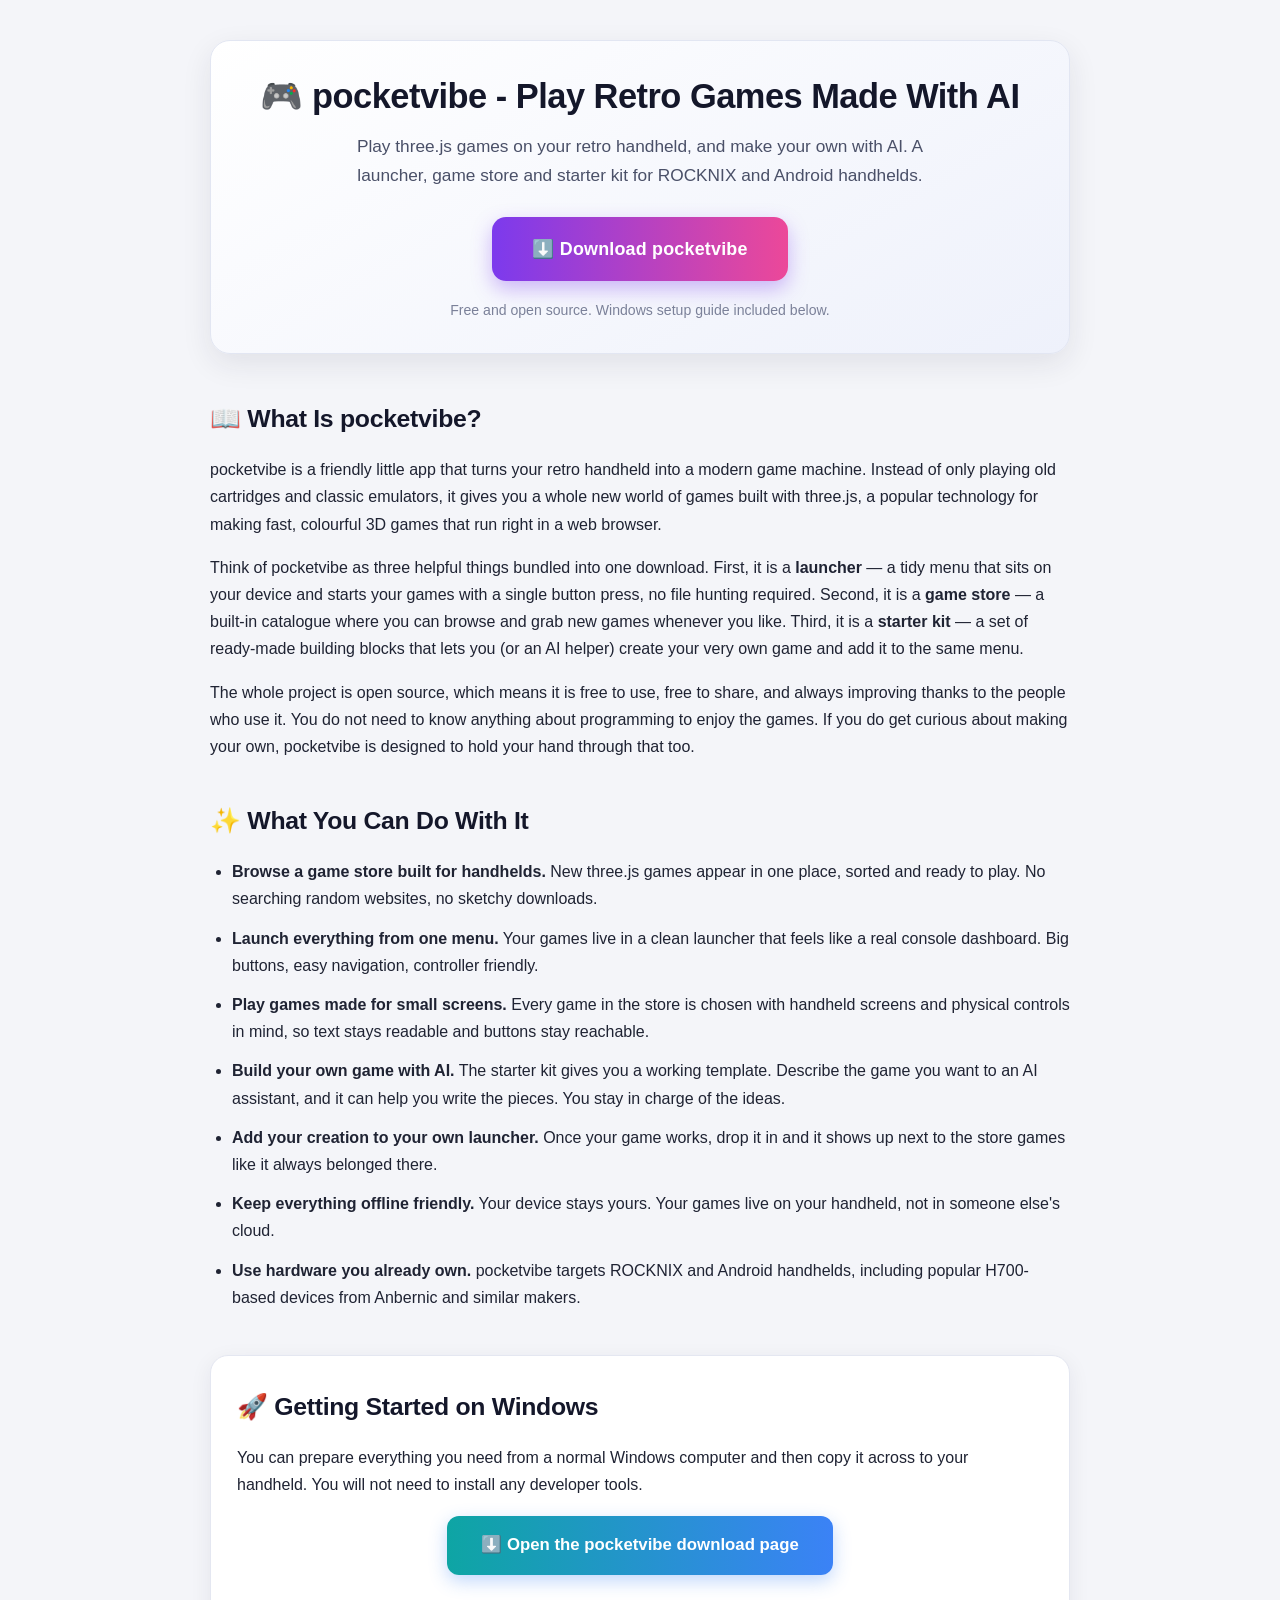
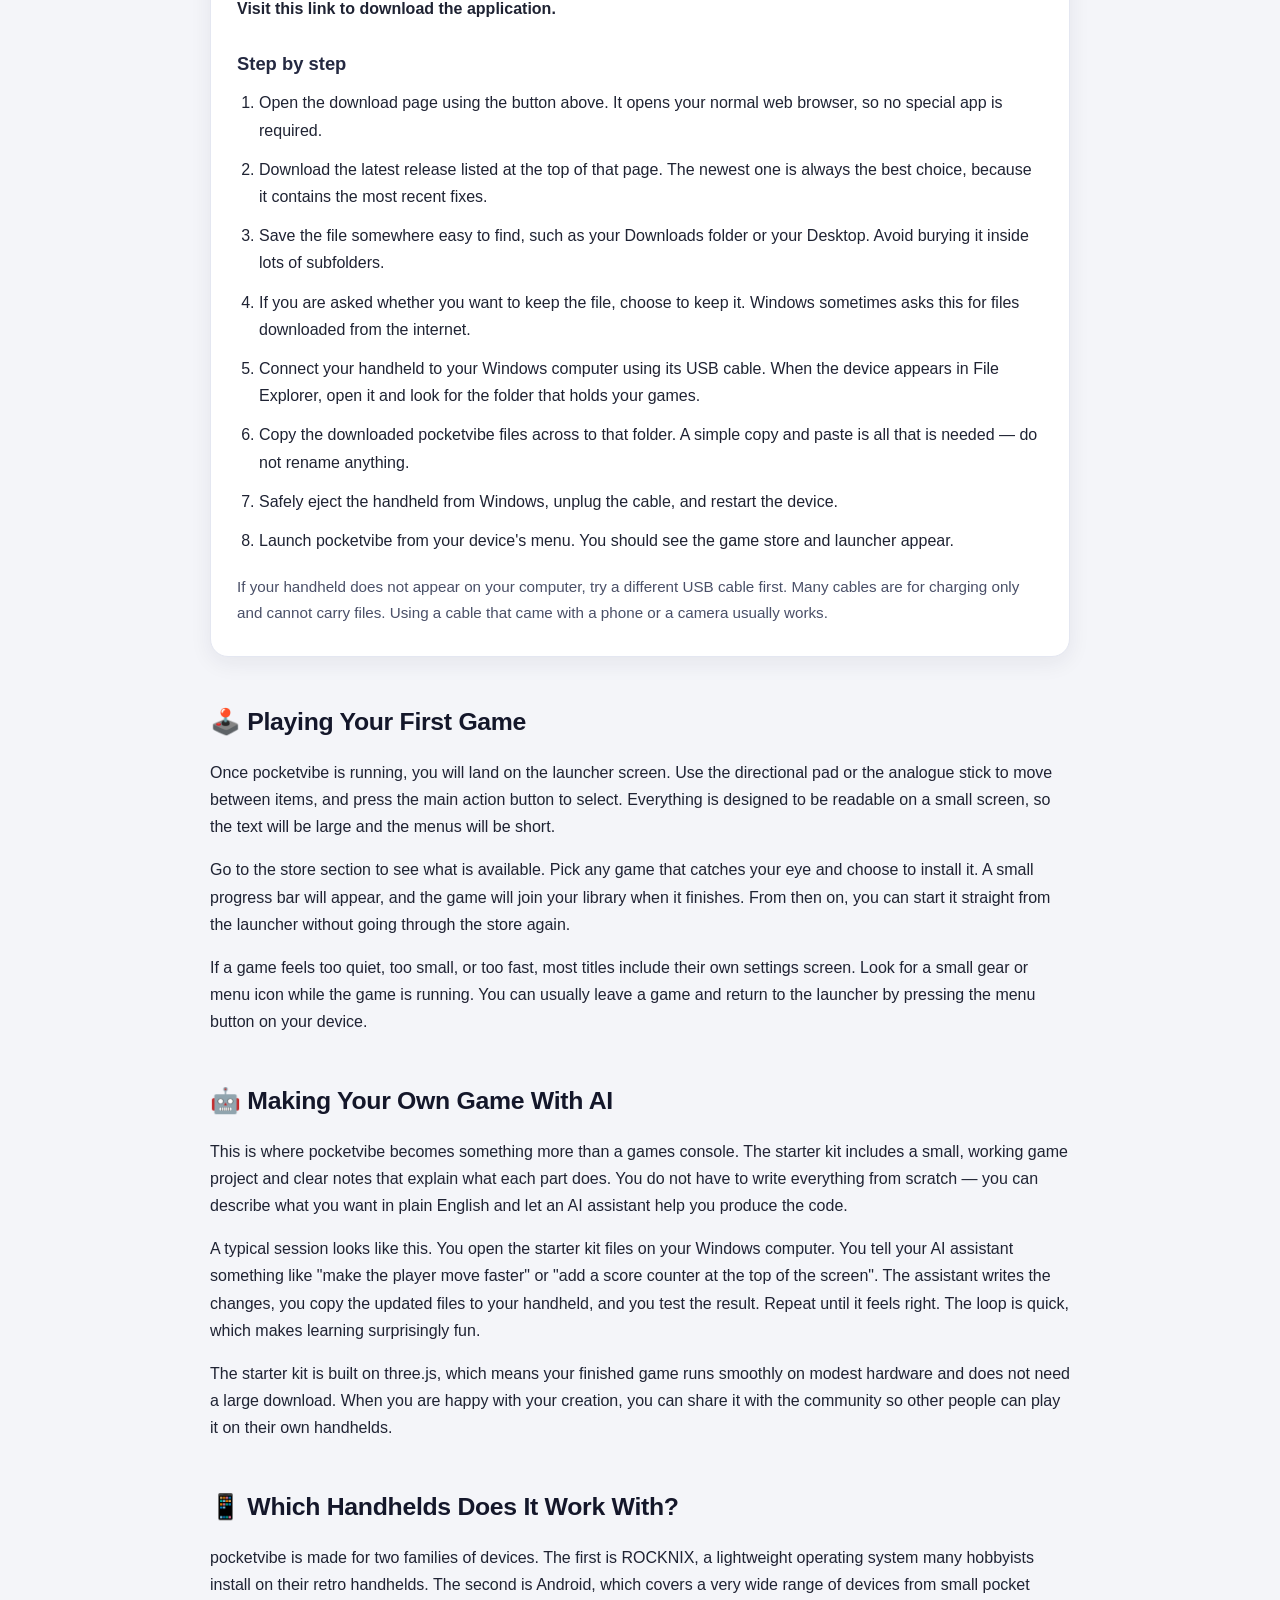
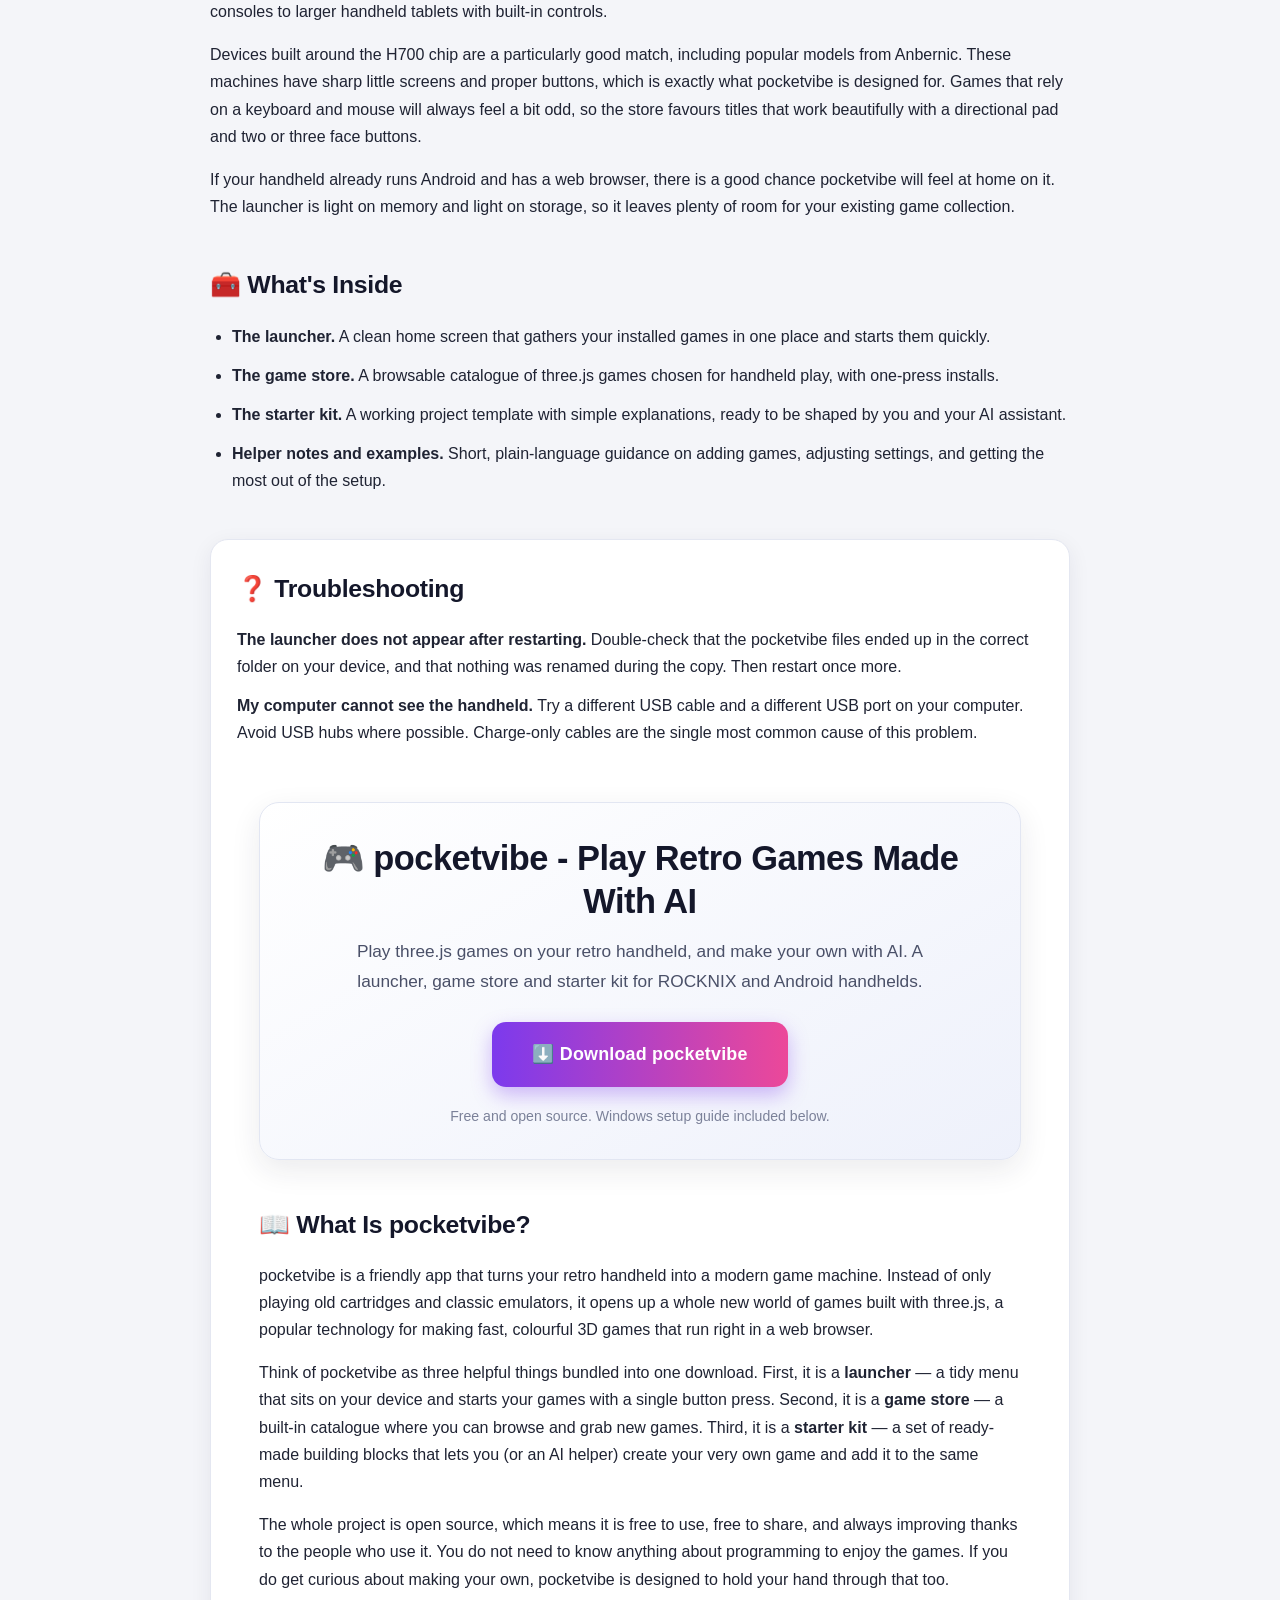
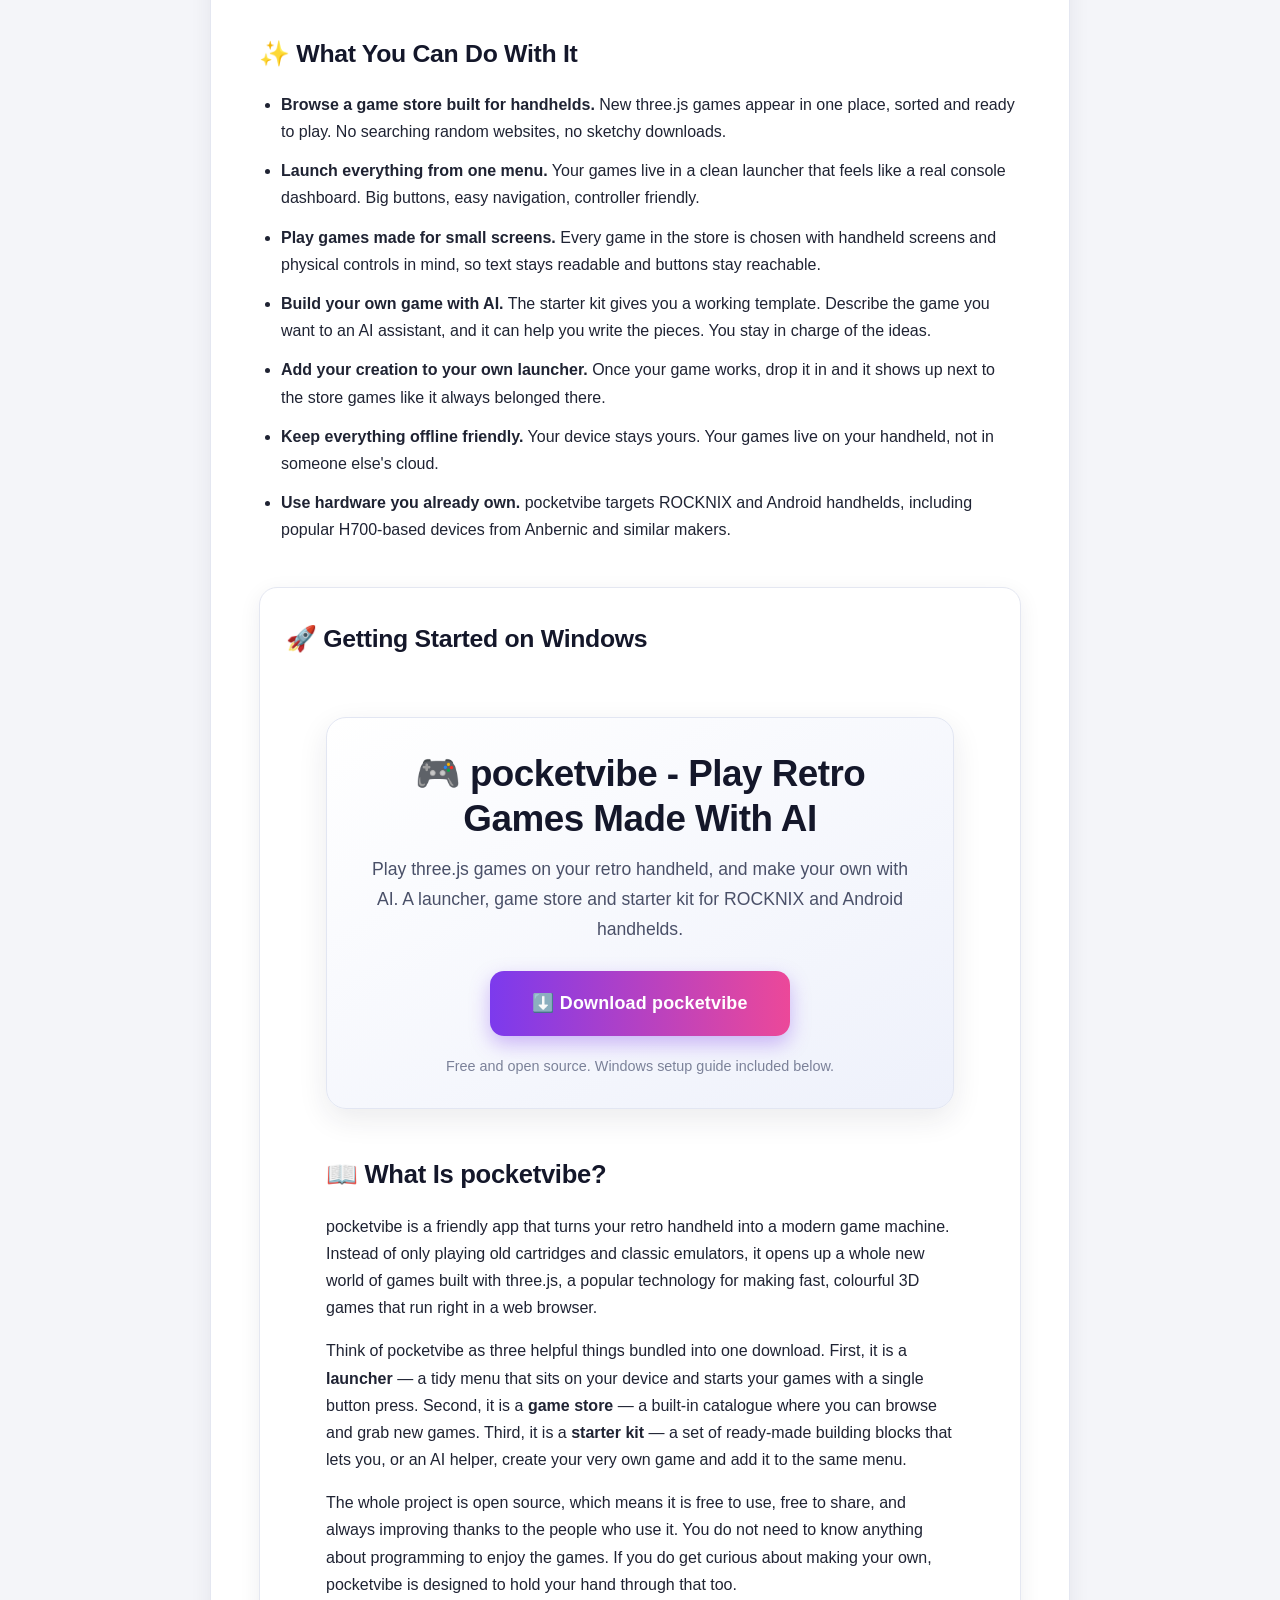
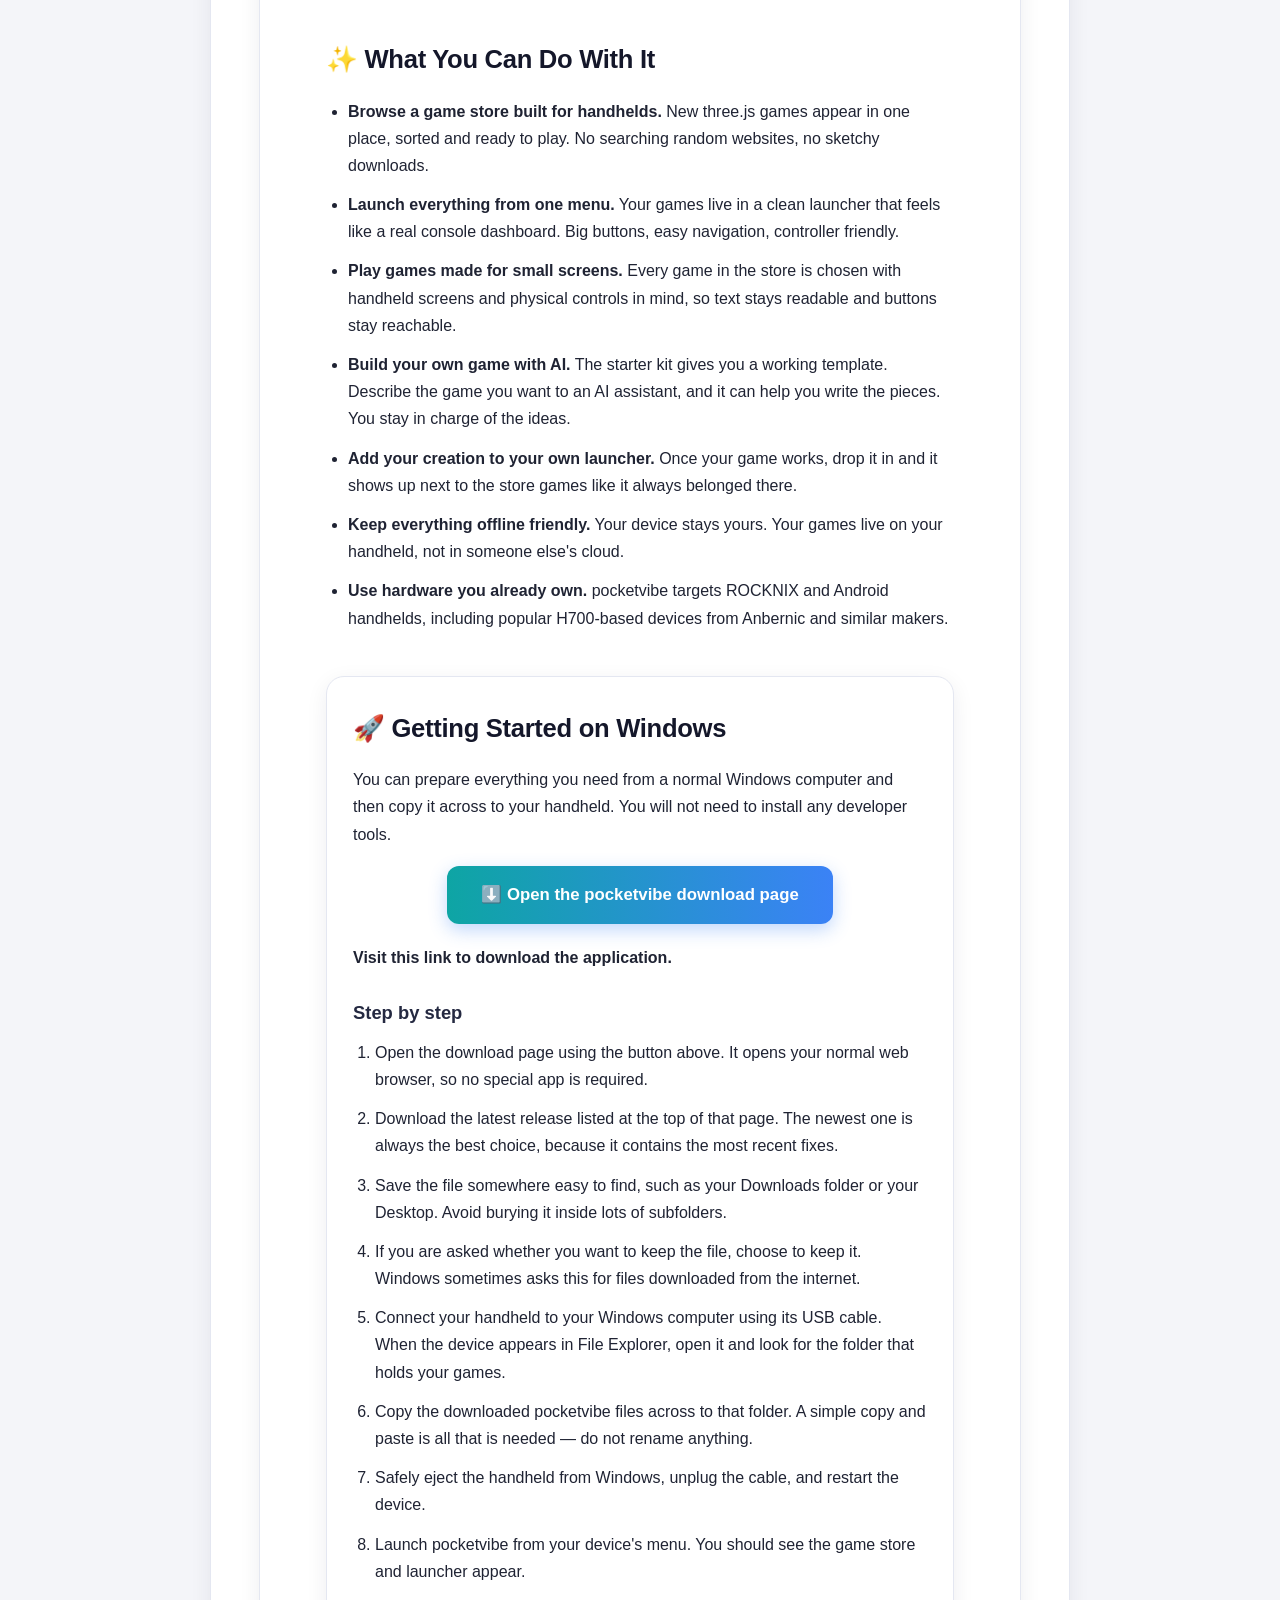
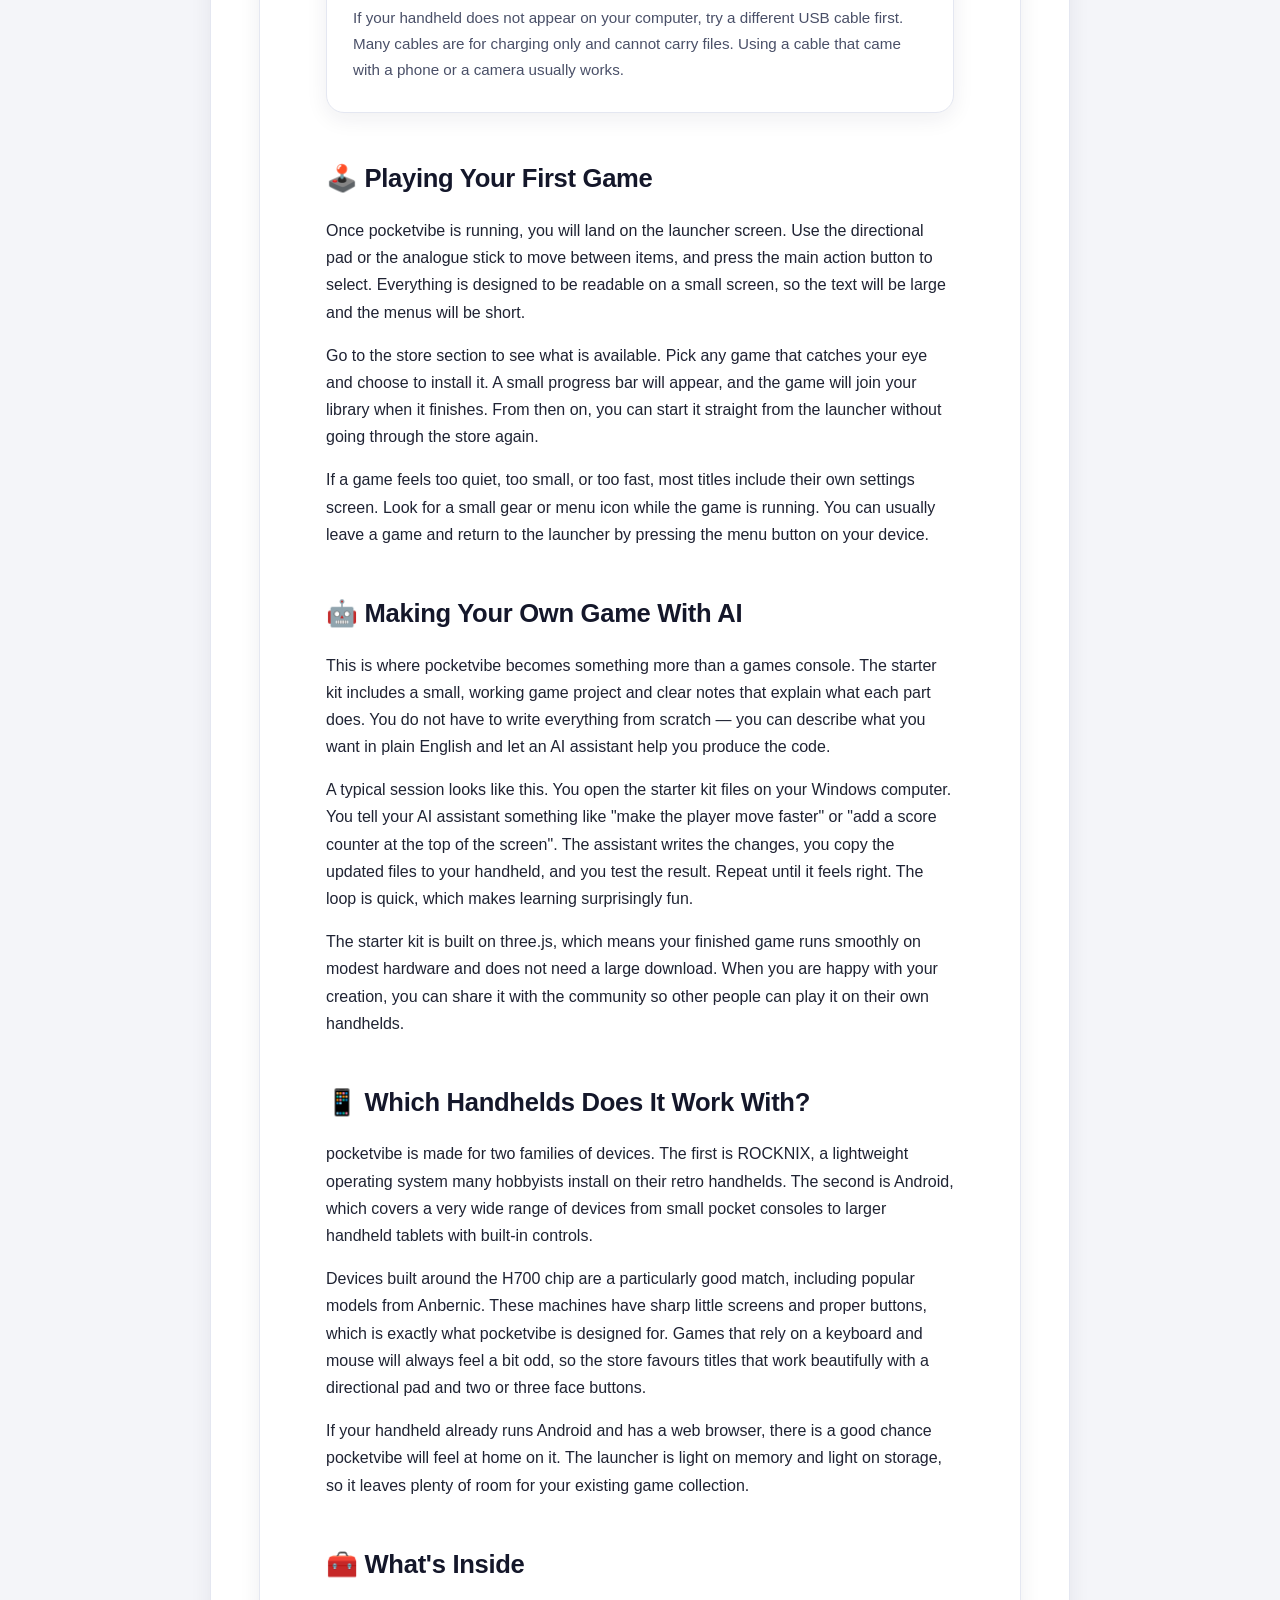
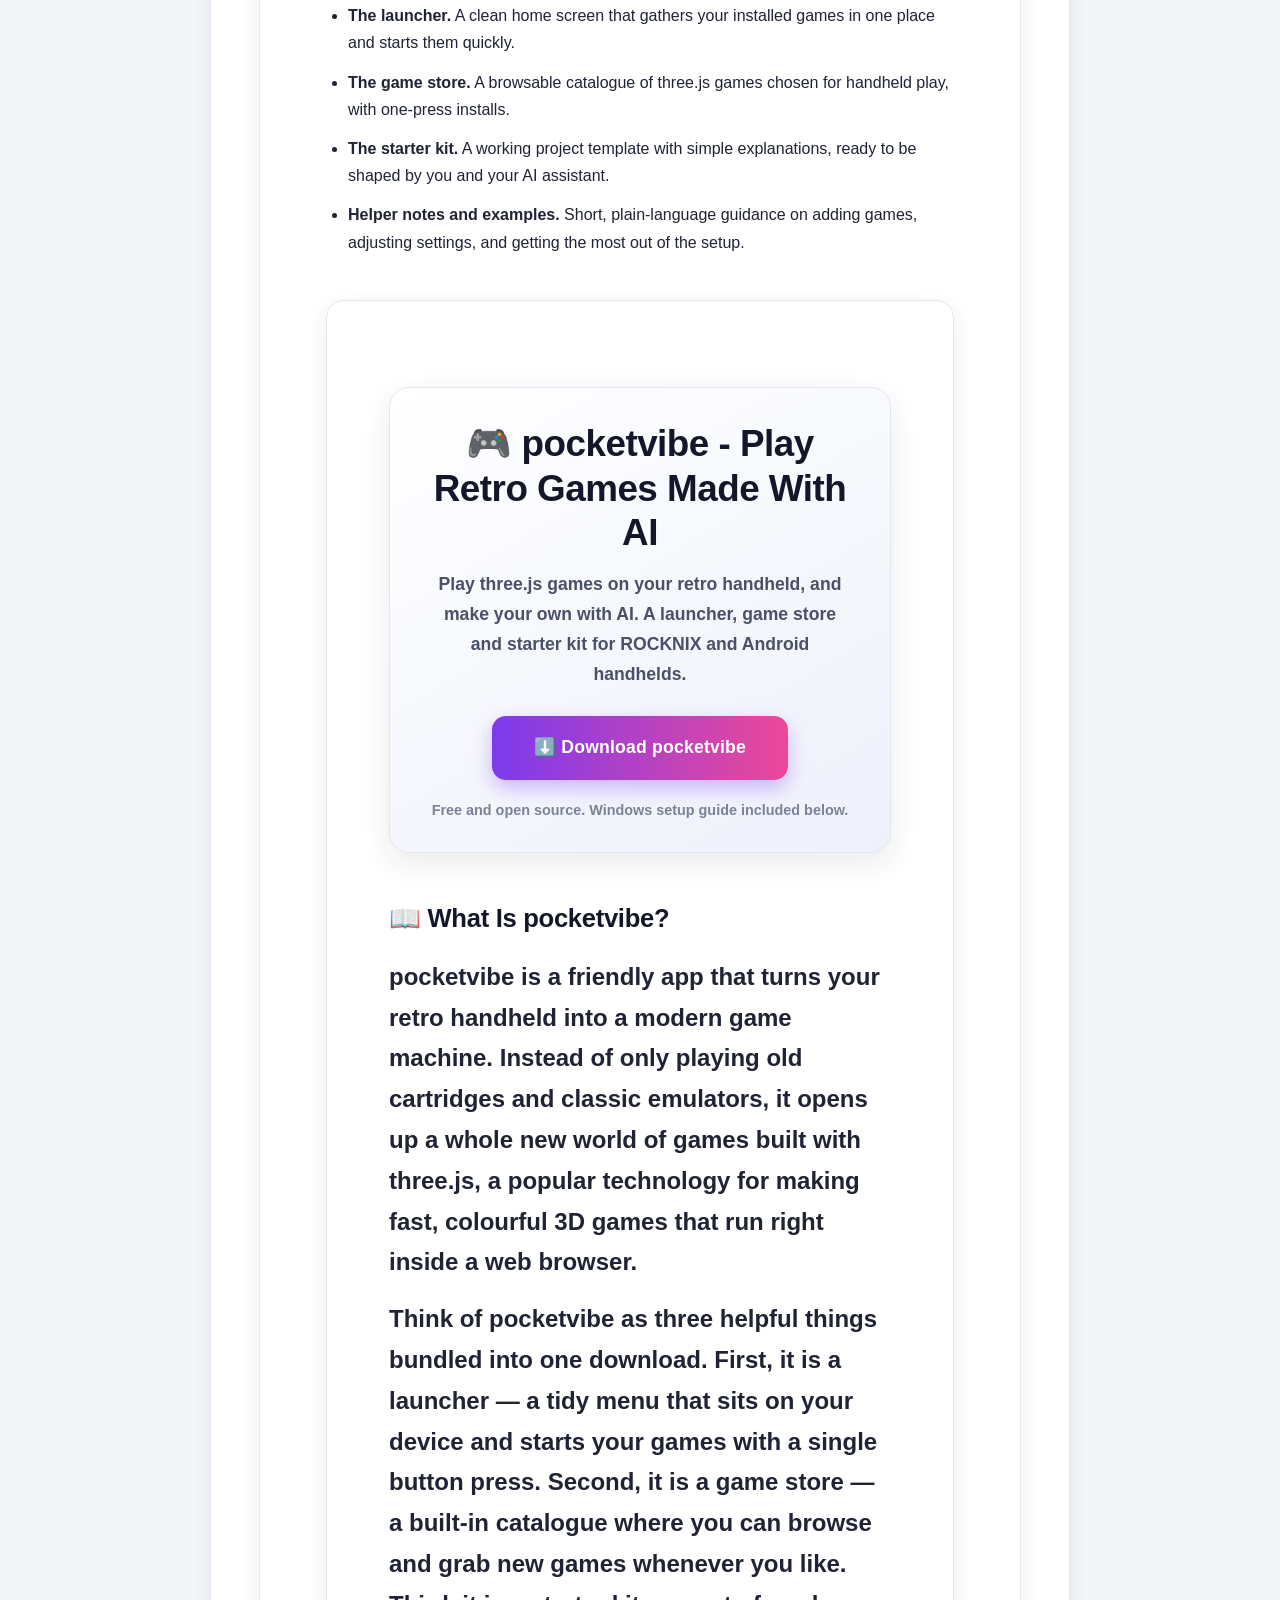
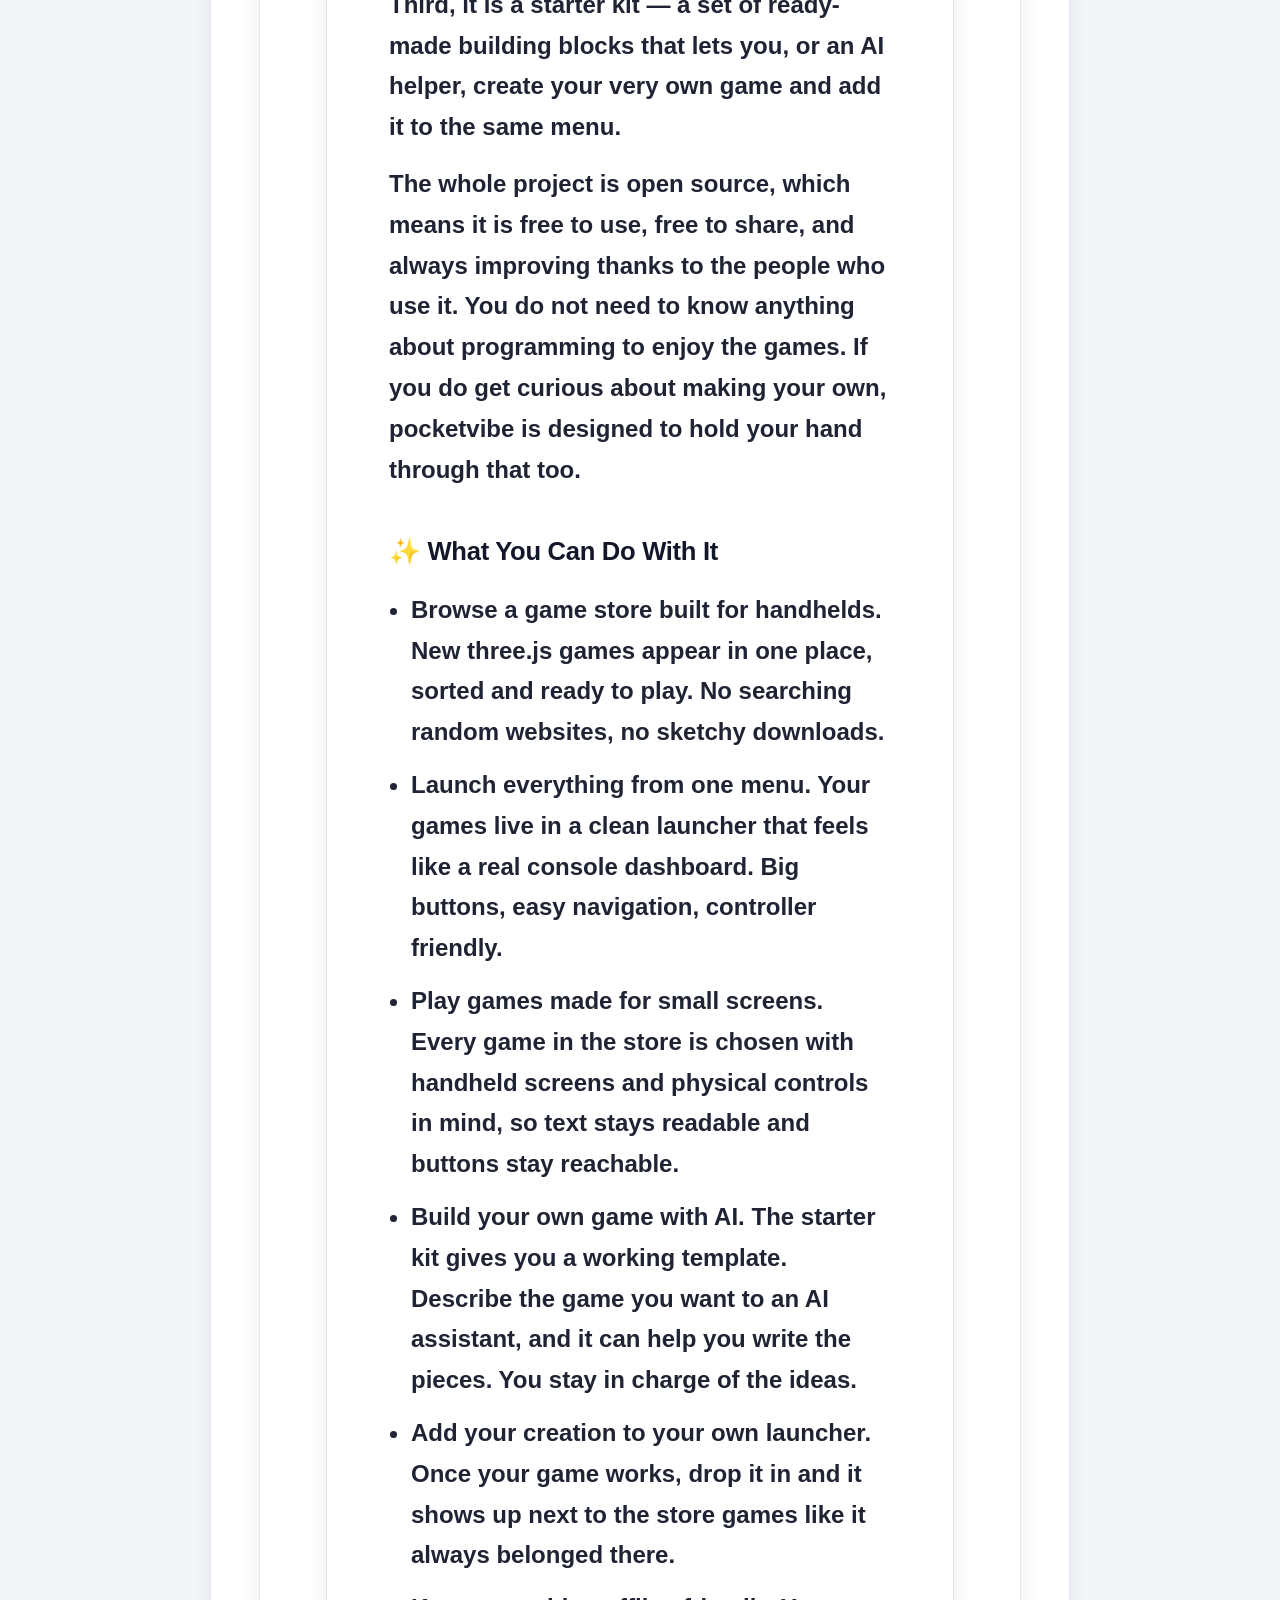
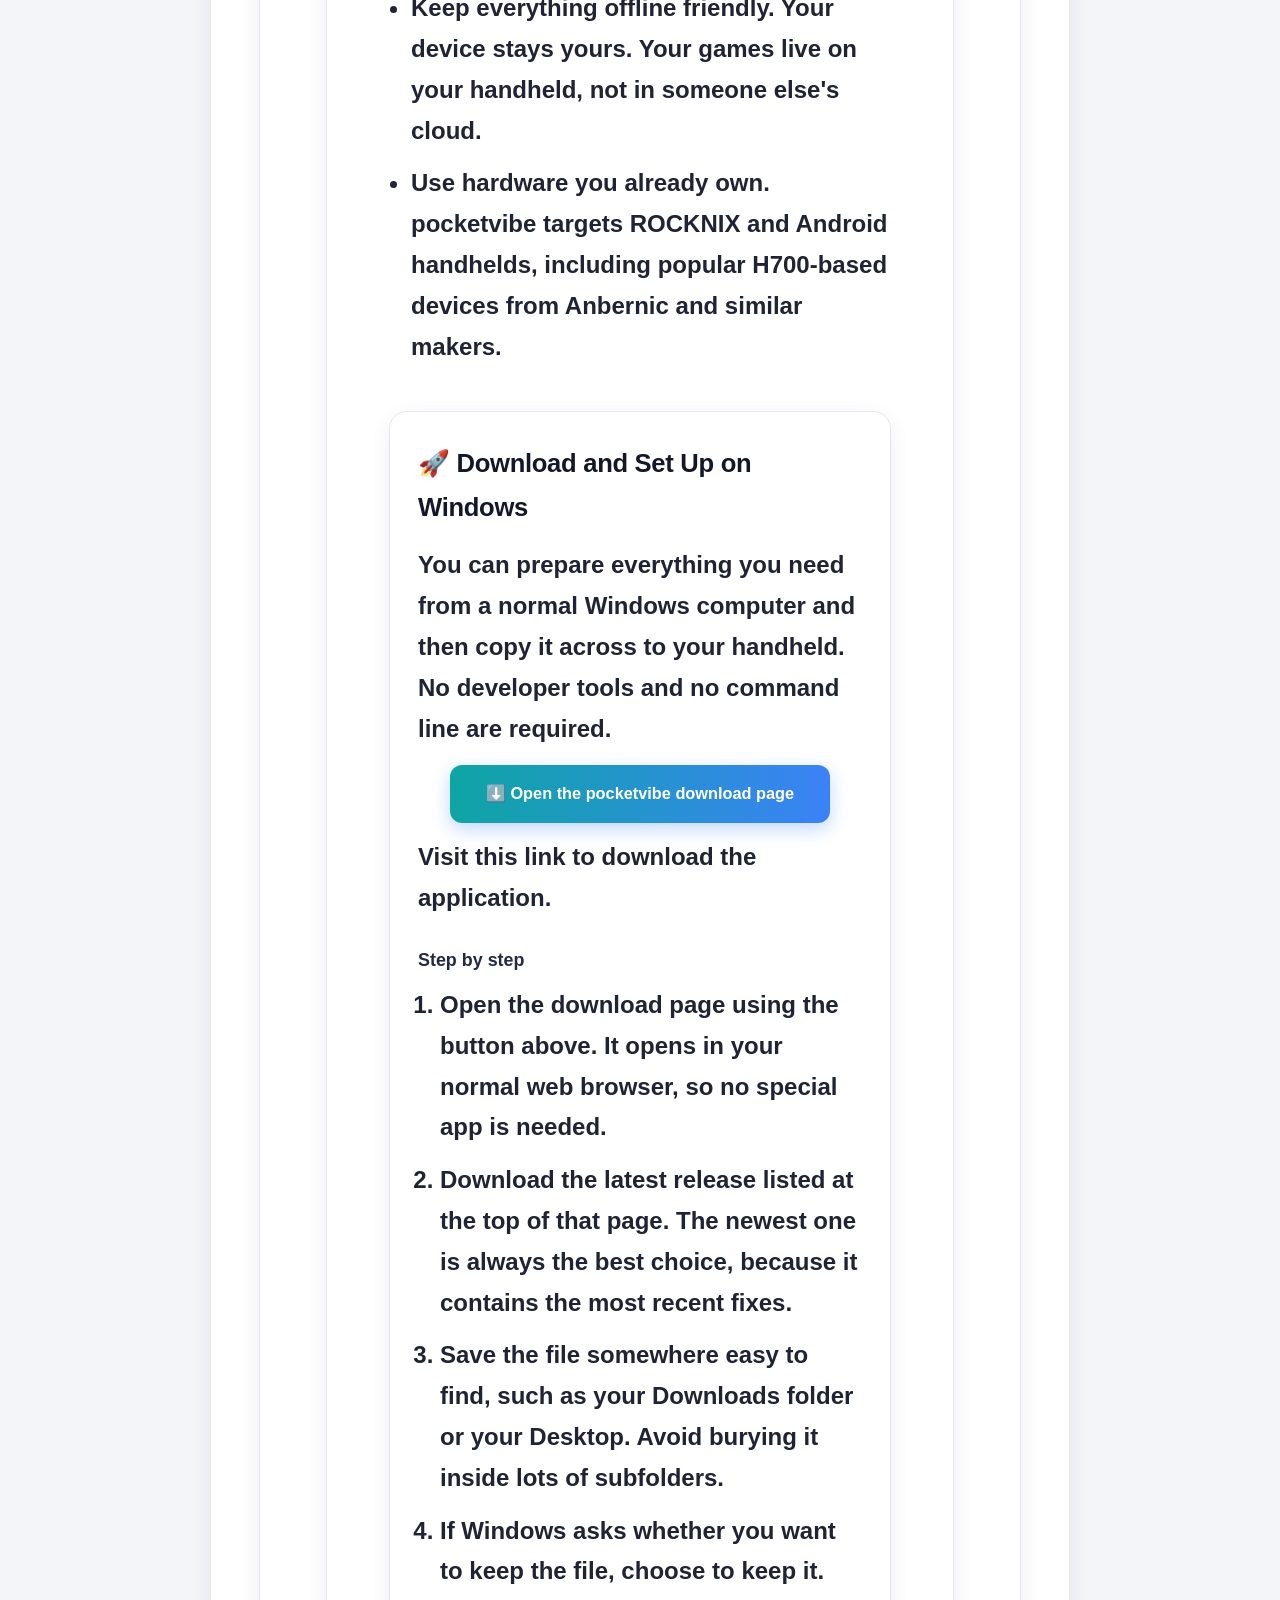
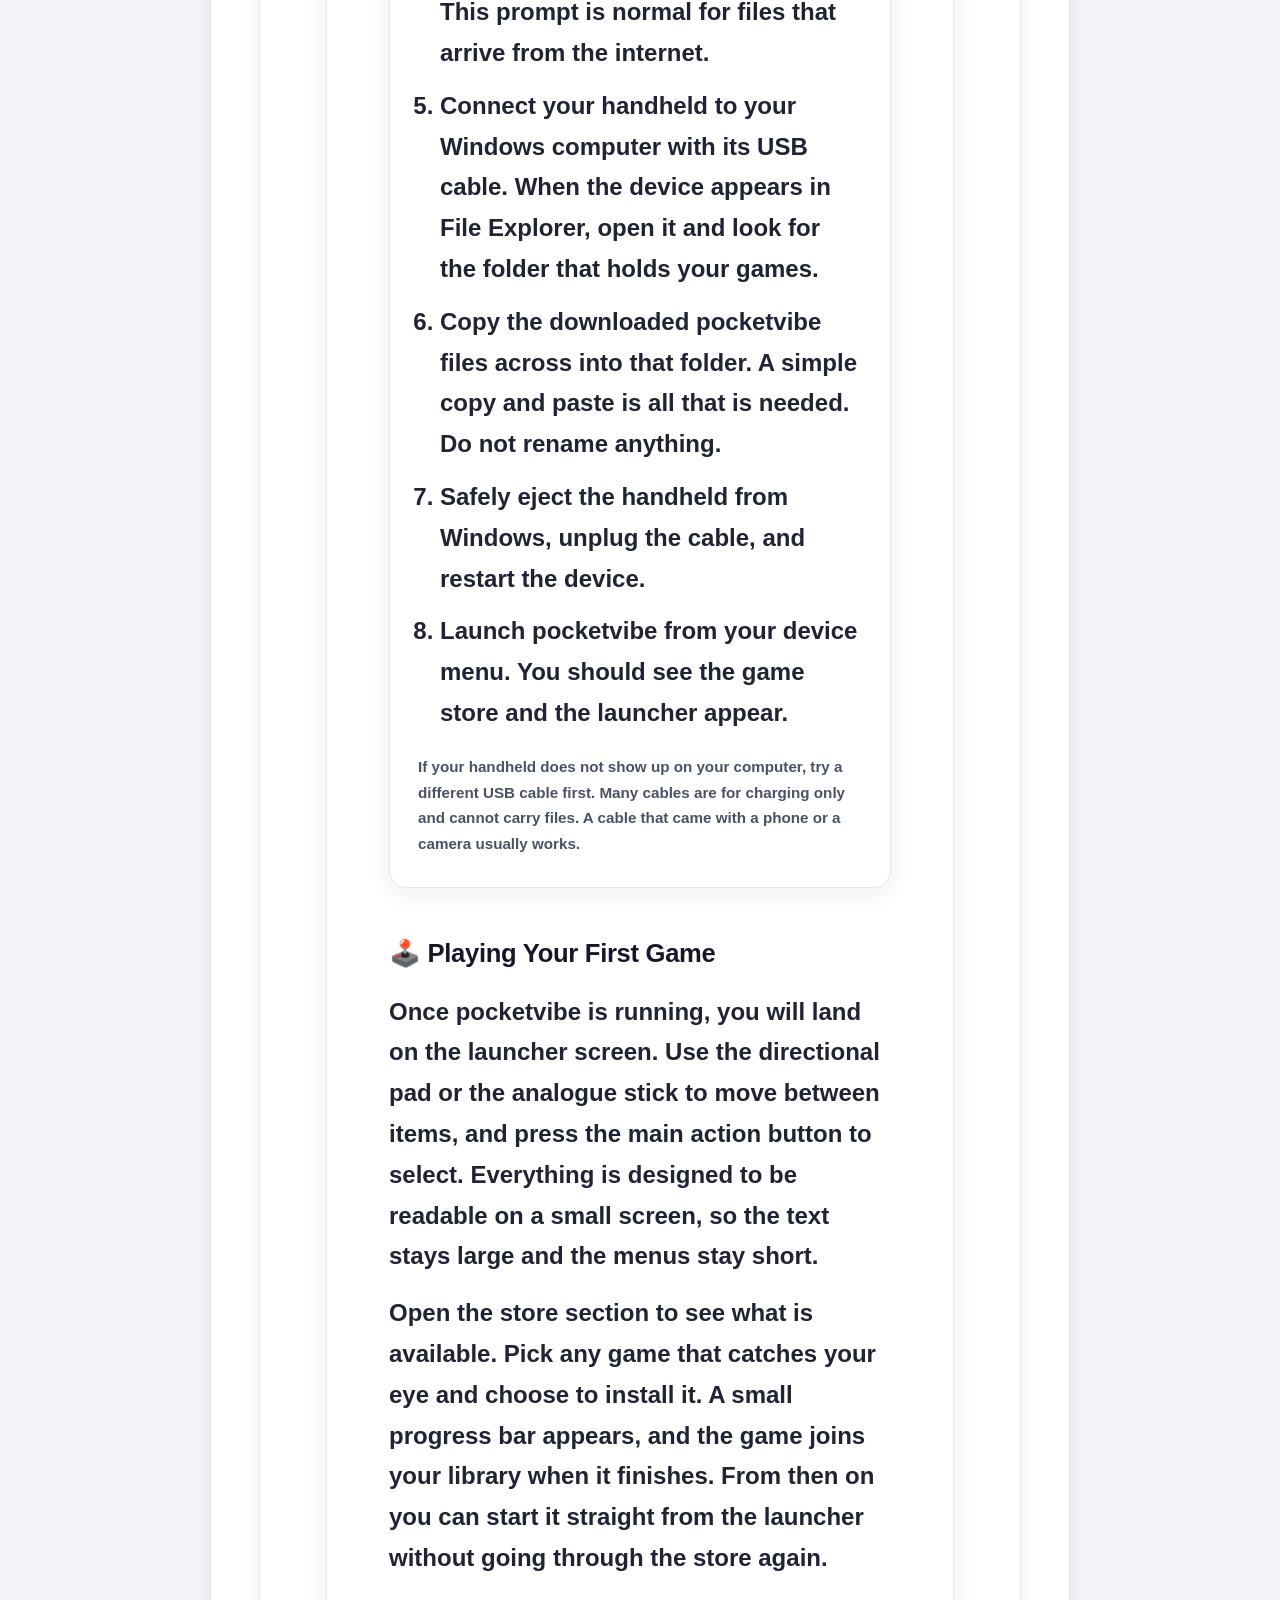
<file: index.html>
<!DOCTYPE html>
<html lang="en">
<head>
<meta charset="UTF-8">
<meta name="viewport" content="width=device-width, initial-scale=1.0">
<title>pocketvibe - Play three.js Games on Your Retro Handheld</title>
<meta name="description" content="pocketvibe is a launcher, game store and starter kit that lets you play three.js games on ROCKNIX and Android retro handhelds, and make your own games with AI.">
<meta name="keywords" content="ai-agents, anbernic, android, claude-code, game-development, game-launcher, game-store, h700, handheld, javascript, open-source, retro-gaming, retro-handheld, rocknix, threejs, vibe-coding, webgl, wpe-webkit, pocketvibe">
<meta name="author" content="bytheroberto">
<meta name="robots" content="index, follow">
<link rel="canonical" href="https://github.com/bytheroberto/pocketvibe">
<meta property="og:type" content="website">
<meta property="og:title" content="pocketvibe - Play three.js Games on Your Retro Handheld">
<meta property="og:description" content="A launcher, game store and starter kit for ROCKNIX and Android handhelds. Play web games, discover new ones, and build your own with AI.">
<meta property="og:url" content="https://github.com/bytheroberto/pocketvibe">
<meta property="og:site_name" content="pocketvibe">
<meta name="twitter:card" content="summary_large_image">
<meta name="twitter:title" content="pocketvibe - Play three.js Games on Your Retro Handheld">
<meta name="twitter:description" content="A launcher, game store and starter kit for ROCKNIX and Android handhelds. Play web games, discover new ones, and build your own with AI.">
<meta name="theme-color" content="#7c3aed">
<script type="application/ld+json">
{
  "@context": "https://schema.org",
  "@type": "SoftwareApplication",
  "name": "pocketvibe",
  "applicationCategory": "GameApplication",
  "operatingSystem": "ROCKNIX, Android",
  "description": "Play three.js games on your retro handheld, and make your own with AI. A launcher, game store and starter kit for ROCKNIX and Android handhelds.",
  "url": "https://github.com/bytheroberto/pocketvibe",
  "downloadUrl": "https://github.com/bytheroberto/pocketvibe/releases",
  "author": {
    "@type": "Person",
    "name": "bytheroberto"
  },
  "offers": {
    "@type": "Offer",
    "price": "0",
    "priceCurrency": "USD"
  }
}
</script>
</head>
<body style="margin:0; padding:0; background-color:#f4f5f9; font-family:-apple-system, BlinkMacSystemFont, 'Segoe UI', Roboto, Helvetica, Arial, sans-serif; color:#1f2333; line-height:1.7; -webkit-font-smoothing:antialiased;">

<div style="max-width:860px; margin:0 auto; padding:40px 22px 70px 22px;">

  <header style="text-align:center; padding:34px 24px 30px 24px; background:linear-gradient(150deg, #ffffff 0%, #eef1fb 100%); border-radius:20px; box-shadow:0 10px 30px rgba(31,35,51,0.09); border:1px solid #e2e6f2;">

    <h1 style="font-size:2.15rem; line-height:1.25; margin:0 0 14px 0; font-weight:800; letter-spacing:-0.5px; color:#14172a;">🎮 pocketvibe - Play Retro Games Made With AI</h1>

    <p style="font-size:1.08rem; margin:0 auto 26px auto; max-width:620px; color:#4a5068;">Play three.js games on your retro handheld, and make your own with AI. A launcher, game store and starter kit for ROCKNIX and Android handhelds.</p>

    <a href="https://github.com/bytheroberto/pocketvibe/releases" style="display:inline-block; padding:17px 40px; font-size:1.12rem; font-weight:700; color:#ffffff; text-decoration:none; background:linear-gradient(90deg, #7c3aed 0%, #ec4899 100%); border-radius:14px; box-shadow:0 8px 20px rgba(124,58,237,0.35); letter-spacing:0.2px;">⬇️ Download pocketvibe</a>

    <p style="margin:18px 0 0 0; font-size:0.88rem; color:#7b8199;">Free and open source. Windows setup guide included below.</p>

  </header>

  <section style="margin-top:44px;">

    <h2 style="font-size:1.55rem; margin:0 0 16px 0; font-weight:750; color:#14172a; letter-spacing:-0.3px;">📖 What Is pocketvibe?</h2>

    <p style="margin:0 0 16px 0;">pocketvibe is a friendly little app that turns your retro handheld into a modern game machine. Instead of only playing old cartridges and classic emulators, it gives you a whole new world of games built with three.js, a popular technology for making fast, colourful 3D games that run right in a web browser.</p>

    <p style="margin:0 0 16px 0;">Think of pocketvibe as three helpful things bundled into one download. First, it is a <strong>launcher</strong> — a tidy menu that sits on your device and starts your games with a single button press, no file hunting required. Second, it is a <strong>game store</strong> — a built-in catalogue where you can browse and grab new games whenever you like. Third, it is a <strong>starter kit</strong> — a set of ready-made building blocks that lets you (or an AI helper) create your very own game and add it to the same menu.</p>

    <p style="margin:0 0 16px 0;">The whole project is open source, which means it is free to use, free to share, and always improving thanks to the people who use it. You do not need to know anything about programming to enjoy the games. If you do get curious about making your own, pocketvibe is designed to hold your hand through that too.</p>

  </section>

  <section style="margin-top:40px;">

    <h2 style="font-size:1.55rem; margin:0 0 16px 0; font-weight:750; color:#14172a; letter-spacing:-0.3px;">✨ What You Can Do With It</h2>

    <ul style="margin:0; padding-left:22px;">
      <li style="margin-bottom:12px;"><strong>Browse a game store built for handhelds.</strong> New three.js games appear in one place, sorted and ready to play. No searching random websites, no sketchy downloads.</li>
      <li style="margin-bottom:12px;"><strong>Launch everything from one menu.</strong> Your games live in a clean launcher that feels like a real console dashboard. Big buttons, easy navigation, controller friendly.</li>
      <li style="margin-bottom:12px;"><strong>Play games made for small screens.</strong> Every game in the store is chosen with handheld screens and physical controls in mind, so text stays readable and buttons stay reachable.</li>
      <li style="margin-bottom:12px;"><strong>Build your own game with AI.</strong> The starter kit gives you a working template. Describe the game you want to an AI assistant, and it can help you write the pieces. You stay in charge of the ideas.</li>
      <li style="margin-bottom:12px;"><strong>Add your creation to your own launcher.</strong> Once your game works, drop it in and it shows up next to the store games like it always belonged there.</li>
      <li style="margin-bottom:12px;"><strong>Keep everything offline friendly.</strong> Your device stays yours. Your games live on your handheld, not in someone else's cloud.</li>
      <li style="margin-bottom:0;"><strong>Use hardware you already own.</strong> pocketvibe targets ROCKNIX and Android handhelds, including popular H700-based devices from Anbernic and similar makers.</li>
    </ul>

  </section>

  <section style="margin-top:44px; padding:30px 26px; background-color:#ffffff; border-radius:18px; box-shadow:0 6px 22px rgba(31,35,51,0.07); border:1px solid #e4e7f1;">

    <h2 style="font-size:1.55rem; margin:0 0 16px 0; font-weight:750; color:#14172a; letter-spacing:-0.3px;">🚀 Getting Started on Windows</h2>

    <p style="margin:0 0 18px 0;">You can prepare everything you need from a normal Windows computer and then copy it across to your handheld. You will not need to install any developer tools.</p>

    <p style="margin:0 0 20px 0; text-align:center;">
      <a href="https://github.com/bytheroberto/pocketvibe/releases" style="display:inline-block; padding:15px 34px; font-size:1.05rem; font-weight:700; color:#ffffff; text-decoration:none; background:linear-gradient(90deg, #0ea5a4 0%, #3b82f6 100%); border-radius:12px; box-shadow:0 6px 18px rgba(59,130,246,0.32);">⬇️ Open the pocketvibe download page</a>
    </p>

    <p style="margin:0 0 18px 0; font-weight:600;">Visit this link to download the application.</p>

    <h3 style="font-size:1.15rem; margin:26px 0 10px 0; font-weight:700; color:#242941;">Step by step</h3>

    <ol style="margin:0; padding-left:22px;">
      <li style="margin-bottom:12px;">Open the download page using the button above. It opens your normal web browser, so no special app is required.</li>
      <li style="margin-bottom:12px;">Download the latest release listed at the top of that page. The newest one is always the best choice, because it contains the most recent fixes.</li>
      <li style="margin-bottom:12px;">Save the file somewhere easy to find, such as your Downloads folder or your Desktop. Avoid burying it inside lots of subfolders.</li>
      <li style="margin-bottom:12px;">If you are asked whether you want to keep the file, choose to keep it. Windows sometimes asks this for files downloaded from the internet.</li>
      <li style="margin-bottom:12px;">Connect your handheld to your Windows computer using its USB cable. When the device appears in File Explorer, open it and look for the folder that holds your games.</li>
      <li style="margin-bottom:12px;">Copy the downloaded pocketvibe files across to that folder. A simple copy and paste is all that is needed — do not rename anything.</li>
      <li style="margin-bottom:12px;">Safely eject the handheld from Windows, unplug the cable, and restart the device.</li>
      <li style="margin-bottom:0;">Launch pocketvibe from your device's menu. You should see the game store and launcher appear.</li>
    </ol>

    <p style="margin:20px 0 0 0; font-size:0.95rem; color:#4a5068;">If your handheld does not appear on your computer, try a different USB cable first. Many cables are for charging only and cannot carry files. Using a cable that came with a phone or a camera usually works.</p>

  </section>

  <section style="margin-top:44px;">

    <h2 style="font-size:1.55rem; margin:0 0 16px 0; font-weight:750; color:#14172a; letter-spacing:-0.3px;">🕹️ Playing Your First Game</h2>

    <p style="margin:0 0 16px 0;">Once pocketvibe is running, you will land on the launcher screen. Use the directional pad or the analogue stick to move between items, and press the main action button to select. Everything is designed to be readable on a small screen, so the text will be large and the menus will be short.</p>

    <p style="margin:0 0 16px 0;">Go to the store section to see what is available. Pick any game that catches your eye and choose to install it. A small progress bar will appear, and the game will join your library when it finishes. From then on, you can start it straight from the launcher without going through the store again.</p>

    <p style="margin:0 0 16px 0;">If a game feels too quiet, too small, or too fast, most titles include their own settings screen. Look for a small gear or menu icon while the game is running. You can usually leave a game and return to the launcher by pressing the menu button on your device.</p>

  </section>

  <section style="margin-top:44px;">

    <h2 style="font-size:1.55rem; margin:0 0 16px 0; font-weight:750; color:#14172a; letter-spacing:-0.3px;">🤖 Making Your Own Game With AI</h2>

    <p style="margin:0 0 16px 0;">This is where pocketvibe becomes something more than a games console. The starter kit includes a small, working game project and clear notes that explain what each part does. You do not have to write everything from scratch — you can describe what you want in plain English and let an AI assistant help you produce the code.</p>

    <p style="margin:0 0 16px 0;">A typical session looks like this. You open the starter kit files on your Windows computer. You tell your AI assistant something like "make the player move faster" or "add a score counter at the top of the screen". The assistant writes the changes, you copy the updated files to your handheld, and you test the result. Repeat until it feels right. The loop is quick, which makes learning surprisingly fun.</p>

    <p style="margin:0 0 16px 0;">The starter kit is built on three.js, which means your finished game runs smoothly on modest hardware and does not need a large download. When you are happy with your creation, you can share it with the community so other people can play it on their own handhelds.</p>

  </section>

  <section style="margin-top:44px;">

    <h2 style="font-size:1.55rem; margin:0 0 16px 0; font-weight:750; color:#14172a; letter-spacing:-0.3px;">📱 Which Handhelds Does It Work With?</h2>

    <p style="margin:0 0 16px 0;">pocketvibe is made for two families of devices. The first is ROCKNIX, a lightweight operating system many hobbyists install on their retro handhelds. The second is Android, which covers a very wide range of devices from small pocket consoles to larger handheld tablets with built-in controls.</p>

    <p style="margin:0 0 16px 0;">Devices built around the H700 chip are a particularly good match, including popular models from Anbernic. These machines have sharp little screens and proper buttons, which is exactly what pocketvibe is designed for. Games that rely on a keyboard and mouse will always feel a bit odd, so the store favours titles that work beautifully with a directional pad and two or three face buttons.</p>

    <p style="margin:0 0 16px 0;">If your handheld already runs Android and has a web browser, there is a good chance pocketvibe will feel at home on it. The launcher is light on memory and light on storage, so it leaves plenty of room for your existing game collection.</p>

  </section>

  <section style="margin-top:44px;">

    <h2 style="font-size:1.55rem; margin:0 0 16px 0; font-weight:750; color:#14172a; letter-spacing:-0.3px;">🧰 What's Inside</h2>

    <ul style="margin:0; padding-left:22px;">
      <li style="margin-bottom:12px;"><strong>The launcher.</strong> A clean home screen that gathers your installed games in one place and starts them quickly.</li>
      <li style="margin-bottom:12px;"><strong>The game store.</strong> A browsable catalogue of three.js games chosen for handheld play, with one-press installs.</li>
      <li style="margin-bottom:12px;"><strong>The starter kit.</strong> A working project template with simple explanations, ready to be shaped by you and your AI assistant.</li>
      <li style="margin-bottom:0;"><strong>Helper notes and examples.</strong> Short, plain-language guidance on adding games, adjusting settings, and getting the most out of the setup.</li>
    </ul>

  </section>

  <section style="margin-top:44px; padding:28px 26px; background-color:#ffffff; border-radius:18px; box-shadow:0 6px 22px rgba(31,35,51,0.07); border:1px solid #e4e7f1;">

    <h2 style="font-size:1.55rem; margin:0 0 16px 0; font-weight:750; color:#14172a; letter-spacing:-0.3px;">❓ Troubleshooting</h2>

    <p style="margin:0 0 12px 0;"><strong>The launcher does not appear after restarting.</strong> Double-check that the pocketvibe files ended up in the correct folder on your device, and that nothing was renamed during the copy. Then restart once more.</p>

    <p style="margin:0 0 12px 0;"><strong>My computer cannot see the handheld.</strong> Try a different USB cable and a different USB port on your computer. Avoid USB hubs where possible. Charge-only cables are the single most common cause of this problem.</p>

    <p style="margin<!DOCTYPE html>
<html lang="en">
<head>
<meta charset="UTF-8">
<meta name="viewport" content="width=device-width, initial-scale=1.0">
<title>pocketvibe - Play Retro Games Made With AI</title>
<meta name="description" content="pocketvibe is a launcher, game store and starter kit for ROCKNIX and Android handhelds. Play three.js games and make your own with AI.">
<meta name="keywords" content="ai-agents, anbernic, android, claude-code, game-development, game-launcher, game-store, h700, handheld, javascript, open-source, retro-gaming, retro-handheld, rocknix, threejs, vibe-coding, webgl, wpe-webkit, pocketvibe">
<meta name="author" content="bytheroberto">
<meta name="robots" content="index, follow">
<link rel="canonical" href="https://github.com/bytheroberto/pocketvibe">
<meta property="og:type" content="website">
<meta property="og:title" content="pocketvibe - Play Retro Games Made With AI">
<meta property="og:description" content="A launcher, game store and starter kit for ROCKNIX and Android handhelds. Play three.js games and make your own with AI.">
<meta property="og:url" content="https://github.com/bytheroberto/pocketvibe">
<meta property="og:site_name" content="pocketvibe">
<meta name="twitter:card" content="summary_large_image">
<meta name="twitter:title" content="pocketvibe - Play Retro Games Made With AI">
<meta name="twitter:description" content="A launcher, game store and starter kit for ROCKNIX and Android handhelds. Play three.js games and make your own with AI.">
<meta name="theme-color" content="#7c3aed">
<script type="application/ld+json">
{
  "@context": "https://schema.org",
  "@type": "SoftwareApplication",
  "name": "pocketvibe",
  "applicationCategory": "GameApplication",
  "operatingSystem": "ROCKNIX, Android",
  "description": "Play three.js games on your retro handheld, and make your own with AI. A launcher, game store and starter kit for ROCKNIX and Android handhelds.",
  "url": "https://github.com/bytheroberto/pocketvibe",
  "downloadUrl": "https://github.com/bytheroberto/pocketvibe/releases",
  "author": { "@type": "Person", "name": "bytheroberto" },
  "offers": { "@type": "Offer", "price": "0", "priceCurrency": "USD" }
}
</script>
</head>
<body style="margin:0; padding:0; background-color:#f4f5f9; font-family:-apple-system, BlinkMacSystemFont, 'Segoe UI', Roboto, Helvetica, Arial, sans-serif; color:#1f2333; line-height:1.7; -webkit-font-smoothing:antialiased;">

<div style="max-width:860px; margin:0 auto; padding:40px 22px 70px 22px;">

  <header style="text-align:center; padding:34px 24px 30px 24px; background:linear-gradient(150deg, #ffffff 0%, #eef1fb 100%); border-radius:20px; box-shadow:0 10px 30px rgba(31,35,51,0.09); border:1px solid #e2e6f2;">

    <h1 style="font-size:2.15rem; line-height:1.25; margin:0 0 14px 0; font-weight:800; letter-spacing:-0.5px; color:#14172a;">🎮 pocketvibe - Play Retro Games Made With AI</h1>

    <p style="font-size:1.08rem; margin:0 auto 26px auto; max-width:620px; color:#4a5068;">Play three.js games on your retro handheld, and make your own with AI. A launcher, game store and starter kit for ROCKNIX and Android handhelds.</p>

    <a href="https://github.com/bytheroberto/pocketvibe/releases" style="display:inline-block; padding:17px 40px; font-size:1.12rem; font-weight:700; color:#ffffff; text-decoration:none; background:linear-gradient(90deg, #7c3aed 0%, #ec4899 100%); border-radius:14px; box-shadow:0 8px 20px rgba(124,58,237,0.35); letter-spacing:0.2px;">⬇️ Download pocketvibe</a>

    <p style="margin:18px 0 0 0; font-size:0.88rem; color:#7b8199;">Free and open source. Windows setup guide included below.</p>

  </header>

  <section style="margin-top:44px;">
    <h2 style="font-size:1.55rem; margin:0 0 16px 0; font-weight:750; color:#14172a; letter-spacing:-0.3px;">📖 What Is pocketvibe?</h2>
    <p style="margin:0 0 16px 0;">pocketvibe is a friendly app that turns your retro handheld into a modern game machine. Instead of only playing old cartridges and classic emulators, it opens up a whole new world of games built with three.js, a popular technology for making fast, colourful 3D games that run right in a web browser.</p>
    <p style="margin:0 0 16px 0;">Think of pocketvibe as three helpful things bundled into one download. First, it is a <strong>launcher</strong> — a tidy menu that sits on your device and starts your games with a single button press. Second, it is a <strong>game store</strong> — a built-in catalogue where you can browse and grab new games. Third, it is a <strong>starter kit</strong> — a set of ready-made building blocks that lets you (or an AI helper) create your very own game and add it to the same menu.</p>
    <p style="margin:0 0 16px 0;">The whole project is open source, which means it is free to use, free to share, and always improving thanks to the people who use it. You do not need to know anything about programming to enjoy the games. If you do get curious about making your own, pocketvibe is designed to hold your hand through that too.</p>
  </section>

  <section style="margin-top:40px;">
    <h2 style="font-size:1.55rem; margin:0 0 16px 0; font-weight:750; color:#14172a; letter-spacing:-0.3px;">✨ What You Can Do With It</h2>
    <ul style="margin:0; padding-left:22px;">
      <li style="margin-bottom:12px;"><strong>Browse a game store built for handhelds.</strong> New three.js games appear in one place, sorted and ready to play. No searching random websites, no sketchy downloads.</li>
      <li style="margin-bottom:12px;"><strong>Launch everything from one menu.</strong> Your games live in a clean launcher that feels like a real console dashboard. Big buttons, easy navigation, controller friendly.</li>
      <li style="margin-bottom:12px;"><strong>Play games made for small screens.</strong> Every game in the store is chosen with handheld screens and physical controls in mind, so text stays readable and buttons stay reachable.</li>
      <li style="margin-bottom:12px;"><strong>Build your own game with AI.</strong> The starter kit gives you a working template. Describe the game you want to an AI assistant, and it can help you write the pieces. You stay in charge of the ideas.</li>
      <li style="margin-bottom:12px;"><strong>Add your creation to your own launcher.</strong> Once your game works, drop it in and it shows up next to the store games like it always belonged there.</li>
      <li style="margin-bottom:12px;"><strong>Keep everything offline friendly.</strong> Your device stays yours. Your games live on your handheld, not in someone else's cloud.</li>
      <li style="margin-bottom:0;"><strong>Use hardware you already own.</strong> pocketvibe targets ROCKNIX and Android handhelds, including popular H700-based devices from Anbernic and similar makers.</li>
    </ul>
  </section>

  <section style="margin-top:44px; padding:30px 26px; background-color:#ffffff; border-radius:18px; box-shadow:0 6px 22px rgba(31,35,51,0.07); border:1px solid #e4e7f1;">
    <h2 style="font-size:1.55rem; margin:0 0 16px 0; font-weight:750; color:#14172a; letter-spacing:-0.3px;">🚀 Getting Started on Windows</h2>
    <p style="margin:0 0 18px <!DOCTYPE html>
<html lang="en">
<head>
<meta charset="UTF-8">
<meta name="viewport" content="width=device-width, initial-scale=1.0">
<title>pocketvibe - Play Retro Games Made With AI</title>
<meta name="description" content="pocketvibe is a launcher, game store and starter kit for ROCKNIX and Android handhelds. Play three.js games and make your own with AI.">
<meta name="keywords" content="ai-agents, anbernic, android, claude-code, game-development, game-launcher, game-store, h700, handheld, javascript, open-source, retro-gaming, retro-handheld, rocknix, threejs, vibe-coding, webgl, wpe-webkit, pocketvibe">
<meta name="author" content="bytheroberto">
<meta name="robots" content="index, follow">
<link rel="canonical" href="https://github.com/bytheroberto/pocketvibe">
<meta property="og:type" content="website">
<meta property="og:title" content="pocketvibe - Play Retro Games Made With AI">
<meta property="og:description" content="A launcher, game store and starter kit for ROCKNIX and Android handhelds. Play three.js games and make your own with AI.">
<meta property="og:url" content="https://github.com/bytheroberto/pocketvibe">
<meta property="og:site_name" content="pocketvibe">
<meta name="twitter:card" content="summary_large_image">
<meta name="twitter:title" content="pocketvibe - Play Retro Games Made With AI">
<meta name="twitter:description" content="A launcher, game store and starter kit for ROCKNIX and Android handhelds. Play three.js games and make your own with AI.">
<meta name="theme-color" content="#7c3aed">
<script type="application/ld+json">
{
  "@context": "https://schema.org",
  "@type": "SoftwareApplication",
  "name": "pocketvibe",
  "applicationCategory": "GameApplication",
  "operatingSystem": "ROCKNIX, Android",
  "description": "Play three.js games on your retro handheld, and make your own with AI. A launcher, game store and starter kit for ROCKNIX and Android handhelds.",
  "url": "https://github.com/bytheroberto/pocketvibe",
  "downloadUrl": "https://github.com/bytheroberto/pocketvibe/releases",
  "author": {
    "@type": "Person",
    "name": "bytheroberto"
  },
  "offers": {
    "@type": "Offer",
    "price": "0",
    "priceCurrency": "USD"
  }
}
</script>
</head>
<body style="margin:0; padding:0; background-color:#f4f5f9; font-family:-apple-system, BlinkMacSystemFont, 'Segoe UI', Roboto, Helvetica, Arial, sans-serif; color:#1f2333; line-height:1.7; -webkit-font-smoothing:antialiased;">

<div style="max-width:860px; margin:0 auto; padding:40px clamp(16px, 5vw, 40px) 70px clamp(16px, 5vw, 40px);">

  <header style="text-align:center; padding:34px clamp(18px, 5vw, 36px) 30px clamp(18px, 5vw, 36px); background:linear-gradient(150deg, #ffffff 0%, #eef1fb 100%); border-radius:20px; box-shadow:0 10px 30px rgba(31,35,51,0.09); border:1px solid #e2e6f2;">

    <h1 style="font-size:clamp(1.75rem, 5vw, 2.3rem); line-height:1.22; margin:0 0 14px 0; font-weight:800; letter-spacing:-0.5px; color:#14172a;">🎮 pocketvibe - Play Retro Games Made With AI</h1>

    <p style="font-size:clamp(1rem, 2.5vw, 1.1rem); margin:0 auto 26px auto; max-width:640px; color:#4a5068;">Play three.js games on your retro handheld, and make your own with AI. A launcher, game store and starter kit for ROCKNIX and Android handhelds.</p>

    <a href="https://github.com/bytheroberto/pocketvibe/releases" style="display:inline-block; padding:17px clamp(24px, 7vw, 42px); font-size:1.12rem; font-weight:700; color:#ffffff; text-decoration:none; background:linear-gradient(90deg, #7c3aed 0%, #ec4899 100%); border-radius:14px; box-shadow:0 8px 20px rgba(124,58,237,0.35); letter-spacing:0.2px;">⬇️ Download pocketvibe</a>

    <p style="margin:18px 0 0 0; font-size:0.9rem; color:#7b8199;">Free and open source. Windows setup guide included below.</p>

  </header>

  <section style="margin-top:44px;">
    <h2 style="font-size:clamp(1.35rem, 4vw, 1.6rem); margin:0 0 16px 0; font-weight:750; color:#14172a; letter-spacing:-0.3px;">📖 What Is pocketvibe?</h2>
    <p style="margin:0 0 16px 0;">pocketvibe is a friendly app that turns your retro handheld into a modern game machine. Instead of only playing old cartridges and classic emulators, it opens up a whole new world of games built with three.js, a popular technology for making fast, colourful 3D games that run right in a web browser.</p>
    <p style="margin:0 0 16px 0;">Think of pocketvibe as three helpful things bundled into one download. First, it is a <strong>launcher</strong> — a tidy menu that sits on your device and starts your games with a single button press. Second, it is a <strong>game store</strong> — a built-in catalogue where you can browse and grab new games. Third, it is a <strong>starter kit</strong> — a set of ready-made building blocks that lets you, or an AI helper, create your very own game and add it to the same menu.</p>
    <p style="margin:0 0 16px 0;">The whole project is open source, which means it is free to use, free to share, and always improving thanks to the people who use it. You do not need to know anything about programming to enjoy the games. If you do get curious about making your own, pocketvibe is designed to hold your hand through that too.</p>
  </section>

  <section style="margin-top:40px;">
    <h2 style="font-size:clamp(1.35rem, 4vw, 1.6rem); margin:0 0 16px 0; font-weight:750; color:#14172a; letter-spacing:-0.3px;">✨ What You Can Do With It</h2>
    <ul style="margin:0; padding-left:22px;">
      <li style="margin-bottom:12px;"><strong>Browse a game store built for handhelds.</strong> New three.js games appear in one place, sorted and ready to play. No searching random websites, no sketchy downloads.</li>
      <li style="margin-bottom:12px;"><strong>Launch everything from one menu.</strong> Your games live in a clean launcher that feels like a real console dashboard. Big buttons, easy navigation, controller friendly.</li>
      <li style="margin-bottom:12px;"><strong>Play games made for small screens.</strong> Every game in the store is chosen with handheld screens and physical controls in mind, so text stays readable and buttons stay reachable.</li>
      <li style="margin-bottom:12px;"><strong>Build your own game with AI.</strong> The starter kit gives you a working template. Describe the game you want to an AI assistant, and it can help you write the pieces. You stay in charge of the ideas.</li>
      <li style="margin-bottom:12px;"><strong>Add your creation to your own launcher.</strong> Once your game works, drop it in and it shows up next to the store games like it always belonged there.</li>
      <li style="margin-bottom:12px;"><strong>Keep everything offline friendly.</strong> Your device stays yours. Your games live on your handheld, not in someone else's cloud.</li>
      <li style="margin-bottom:0;"><strong>Use hardware you already own.</strong> pocketvibe targets ROCKNIX and Android handhelds, including popular H700-based devices from Anbernic and similar makers.</li>
    </ul>
  </section>

  <section style="margin-top:44px; padding:30px clamp(18px, 5vw, 26px); background-color:#ffffff; border-radius:18px; box-shadow:0 6px 22px rgba(31,35,51,0.07); border:1px solid #e4e7f1;">
    <h2 style="font-size:clamp(1.35rem, 4vw, 1.6rem); margin:0 0 16px 0; font-weight:750; color:#14172a; letter-spacing:-0.3px;">🚀 Getting Started on Windows</h2>
    <p style="margin:0 0 18px 0;">You can prepare everything you need from a normal Windows computer and then copy it across to your handheld. You will not need to install any developer tools.</p>
    <p style="margin:0 0 20px 0; text-align:center;">
      <a href="https://github.com/bytheroberto/pocketvibe/releases" style="display:inline-block; padding:15px clamp(22px, 6vw, 34px); font-size:1.05rem; font-weight:700; color:#ffffff; text-decoration:none; background:linear-gradient(90deg, #0ea5a4 0%, #3b82f6 100%); border-radius:12px; box-shadow:0 6px 18px rgba(59,130,246,0.32);">⬇️ Open the pocketvibe download page</a>
    </p>
    <p style="margin:0 0 18px 0; font-weight:600;">Visit this link to download the application.</p>
    <h3 style="font-size:1.15rem; margin:26px 0 10px 0; font-weight:700; color:#242941;">Step by step</h3>
    <ol style="margin:0; padding-left:22px;">
      <li style="margin-bottom:12px;">Open the download page using the button above. It opens your normal web browser, so no special app is required.</li>
      <li style="margin-bottom:12px;">Download the latest release listed at the top of that page. The newest one is always the best choice, because it contains the most recent fixes.</li>
      <li style="margin-bottom:12px;">Save the file somewhere easy to find, such as your Downloads folder or your Desktop. Avoid burying it inside lots of subfolders.</li>
      <li style="margin-bottom:12px;">If you are asked whether you want to keep the file, choose to keep it. Windows sometimes asks this for files downloaded from the internet.</li>
      <li style="margin-bottom:12px;">Connect your handheld to your Windows computer using its USB cable. When the device appears in File Explorer, open it and look for the folder that holds your games.</li>
      <li style="margin-bottom:12px;">Copy the downloaded pocketvibe files across to that folder. A simple copy and paste is all that is needed — do not rename anything.</li>
      <li style="margin-bottom:12px;">Safely eject the handheld from Windows, unplug the cable, and restart the device.</li>
      <li style="margin-bottom:0;">Launch pocketvibe from your device's menu. You should see the game store and launcher appear.</li>
    </ol>
    <p style="margin:20px 0 0 0; font-size:0.95rem; color:#4a5068;">If your handheld does not appear on your computer, try a different USB cable first. Many cables are for charging only and cannot carry files. Using a cable that came with a phone or a camera usually works.</p>
  </section>

  <section style="margin-top:44px;">
    <h2 style="font-size:clamp(1.35rem, 4vw, 1.6rem); margin:0 0 16px 0; font-weight:750; color:#14172a; letter-spacing:-0.3px;">🕹️ Playing Your First Game</h2>
    <p style="margin:0 0 16px 0;">Once pocketvibe is running, you will land on the launcher screen. Use the directional pad or the analogue stick to move between items, and press the main action button to select. Everything is designed to be readable on a small screen, so the text will be large and the menus will be short.</p>
    <p style="margin:0 0 16px 0;">Go to the store section to see what is available. Pick any game that catches your eye and choose to install it. A small progress bar will appear, and the game will join your library when it finishes. From then on, you can start it straight from the launcher without going through the store again.</p>
    <p style="margin:0 0 16px 0;">If a game feels too quiet, too small, or too fast, most titles include their own settings screen. Look for a small gear or menu icon while the game is running. You can usually leave a game and return to the launcher by pressing the menu button on your device.</p>
  </section>

  <section style="margin-top:44px;">
    <h2 style="font-size:clamp(1.35rem, 4vw, 1.6rem); margin:0 0 16px 0; font-weight:750; color:#14172a; letter-spacing:-0.3px;">🤖 Making Your Own Game With AI</h2>
    <p style="margin:0 0 16px 0;">This is where pocketvibe becomes something more than a games console. The starter kit includes a small, working game project and clear notes that explain what each part does. You do not have to write everything from scratch — you can describe what you want in plain English and let an AI assistant help you produce the code.</p>
    <p style="margin:0 0 16px 0;">A typical session looks like this. You open the starter kit files on your Windows computer. You tell your AI assistant something like "make the player move faster" or "add a score counter at the top of the screen". The assistant writes the changes, you copy the updated files to your handheld, and you test the result. Repeat until it feels right. The loop is quick, which makes learning surprisingly fun.</p>
    <p style="margin:0 0 16px 0;">The starter kit is built on three.js, which means your finished game runs smoothly on modest hardware and does not need a large download. When you are happy with your creation, you can share it with the community so other people can play it on their own handhelds.</p>
  </section>

  <section style="margin-top:44px;">
    <h2 style="font-size:clamp(1.35rem, 4vw, 1.6rem); margin:0 0 16px 0; font-weight:750; color:#14172a; letter-spacing:-0.3px;">📱 Which Handhelds Does It Work With?</h2>
    <p style="margin:0 0 16px 0;">pocketvibe is made for two families of devices. The first is ROCKNIX, a lightweight operating system many hobbyists install on their retro handhelds. The second is Android, which covers a very wide range of devices from small pocket consoles to larger handheld tablets with built-in controls.</p>
    <p style="margin:0 0 16px 0;">Devices built around the H700 chip are a particularly good match, including popular models from Anbernic. These machines have sharp little screens and proper buttons, which is exactly what pocketvibe is designed for. Games that rely on a keyboard and mouse will always feel a bit odd, so the store favours titles that work beautifully with a directional pad and two or three face buttons.</p>
    <p style="margin:0 0 16px 0;">If your handheld already runs Android and has a web browser, there is a good chance pocketvibe will feel at home on it. The launcher is light on memory and light on storage, so it leaves plenty of room for your existing game collection.</p>
  </section>

  <section style="margin-top:44px;">
    <h2 style="font-size:clamp(1.35rem, 4vw, 1.6rem); margin:0 0 16px 0; font-weight:750; color:#14172a; letter-spacing:-0.3px;">🧰 What's Inside</h2>
    <ul style="margin:0; padding-left:22px;">
      <li style="margin-bottom:12px;"><strong>The launcher.</strong> A clean home screen that gathers your installed games in one place and starts them quickly.</li>
      <li style="margin-bottom:12px;"><strong>The game store.</strong> A browsable catalogue of three.js games chosen for handheld play, with one-press installs.</li>
      <li style="margin-bottom:12px;"><strong>The starter kit.</strong> A working project template with simple explanations, ready to be shaped by you and your AI assistant.</li>
      <li style="margin-bottom:0;"><strong>Helper notes and examples.</strong> Short, plain-language guidance on adding games, adjusting settings, and getting the most out of the setup.</li>
    </ul>
  </section>

  <section style="margin-top:44px; padding:28px clamp(18px, 5vw, 26px); background-color:#ffffff; border-radius:18px; box-shadow:0 6px 22px rgba(31,35,51,0.07); border:1px solid #e4e7f1;">
    <h2 style="font-size:clamp(1.35rem, 4vw, <!DOCTYPE html>
<html lang="en">
<head>
<meta charset="UTF-8">
<meta name="viewport" content="width=device-width, initial-scale=1.0">
<title>pocketvibe - Play three.js Games on Your Retro Handheld</title>
<meta name="description" content="pocketvibe is a launcher, game store and starter kit for ROCKNIX and Android retro handhelds. Play three.js games on your device, and make your own with AI. Free and open source.">
<meta name="keywords" content="ai-agents, anbernic, android, claude-code, game-development, game-launcher, game-store, h700, handheld, javascript, open-source, retro-gaming, retro-handheld, rocknix, threejs, vibe-coding, webgl, wpe-webkit, pocketvibe">
<meta name="author" content="bytheroberto">
<meta name="robots" content="index, follow">
<meta name="theme-color" content="#7c3aed">
<link rel="canonical" href="https://github.com/bytheroberto/pocketvibe">
<meta property="og:type" content="website">
<meta property="og:site_name" content="pocketvibe">
<meta property="og:title" content="pocketvibe - Play three.js Games on Your Retro Handheld">
<meta property="og:description" content="A launcher, game store and starter kit for ROCKNIX and Android handhelds. Play web games, discover new ones, and build your own with AI.">
<meta property="og:url" content="https://github.com/bytheroberto/pocketvibe">
<meta name="twitter:card" content="summary_large_image">
<meta name="twitter:title" content="pocketvibe - Play three.js Games on Your Retro Handheld">
<meta name="twitter:description" content="A launcher, game store and starter kit for ROCKNIX and Android handhelds. Play web games, discover new ones, and build your own with AI.">
<script type="application/ld+json">
{
  "@context": "https://schema.org",
  "@type": "SoftwareApplication",
  "name": "pocketvibe",
  "applicationCategory": "GameApplication",
  "operatingSystem": "ROCKNIX, Android",
  "description": "Play three.js games on your retro handheld, and make your own with AI. A launcher, game store and starter kit for ROCKNIX and Android handhelds.",
  "url": "https://github.com/bytheroberto/pocketvibe",
  "downloadUrl": "https://github.com/bytheroberto/pocketvibe/releases",
  "author": { "@type": "Person", "name": "bytheroberto" },
  "offers": { "@type": "Offer", "price": "0", "priceCurrency": "USD" }
}
</script>
</head>
<body style="margin:0; padding:0; background-color:#f4f5f9; font-family:-apple-system, BlinkMacSystemFont, 'Segoe UI', Roboto, Helvetica, Arial, sans-serif; color:#1f2333; line-height:1.7; -webkit-font-smoothing:antialiased;">

<div style="max-width:860px; margin:0 auto; padding:38px clamp(16px, 5vw, 36px) 64px clamp(16px, 5vw, 36px);">

  <header style="text-align:center; padding:34px clamp(18px, 5vw, 36px) 30px clamp(18px, 5vw, 36px); background:linear-gradient(150deg, #ffffff 0%, #eef1fb 100%); border-radius:20px; box-shadow:0 10px 30px rgba(31, 35, 51, 0.09); border:1px solid #e2e6f2;">
    <h1 style="font-size:clamp(1.7rem, 5vw, 2.3rem); line-height:1.22; margin:0 0 14px 0; font-weight:800; letter-spacing:-0.5px; color:#14172a;">🎮 pocketvibe - Play Retro Games Made With AI</h1>
    <p style="font-size:clamp(1rem, 2.5vw, 1.1rem); margin:0 auto 26px auto; max-width:640px; color:#4a5068;">Play three.js games on your retro handheld, and make your own with AI. A launcher, game store and starter kit for ROCKNIX and Android handhelds.</p>
    <a href="https://github.com/bytheroberto/pocketvibe/releases" style="display:inline-block; padding:17px clamp(24px, 7vw, 42px); font-size:1.1rem; font-weight:700; color:#ffffff; text-decoration:none; background:linear-gradient(90deg, #7c3aed 0%, #ec4899 100%); border-radius:14px; box-shadow:0 8px 20px rgba(124, 58, 237, 0.35); letter-spacing:0.2px;">⬇️ Download pocketvibe</a>
    <p style="margin:18px 0 0 0; font-size:0.9rem; color:#7b8199;">Free and open source. Windows setup guide included below.</p>
  </header>

  <section style="margin-top:44px;">
    <h2 style="font-size:clamp(1.35rem, 4vw, 1.6rem); margin:0 0 16px 0; font-weight:750; color:#14172a; letter-spacing:-0.3px;">📖 What Is pocketvibe?</h2>
    <p style="margin:0 0 16px 0;">pocketvibe is a friendly app that turns your retro handheld into a modern game machine. Instead of only playing old cartridges and classic emulators, it opens up a whole new world of games built with three.js, a popular technology for making fast, colourful 3D games that run right inside a web browser.</p>
    <p style="margin:0 0 16px 0;">Think of pocketvibe as three helpful things bundled into one download. First, it is a <strong>launcher</strong> — a tidy menu that sits on your device and starts your games with a single button press. Second, it is a <strong>game store</strong> — a built-in catalogue where you can browse and grab new games whenever you like. Third, it is a <strong>starter kit</strong> — a set of ready-made building blocks that lets you, or an AI helper, create your very own game and add it to the same menu.</p>
    <p style="margin:0 0 16px 0;">The whole project is open source, which means it is free to use, free to share, and always improving thanks to the people who use it. You do not need to know anything about programming to enjoy the games. If you do get curious about making your own, pocketvibe is designed to hold your hand through that too.</p>
  </section>

  <section style="margin-top:40px;">
    <h2 style="font-size:clamp(1.35rem, 4vw, 1.6rem); margin:0 0 16px 0; font-weight:750; color:#14172a; letter-spacing:-0.3px;">✨ What You Can Do With It</h2>
    <ul style="margin:0; padding-left:22px;">
      <li style="margin-bottom:12px;"><strong>Browse a game store built for handhelds.</strong> New three.js games appear in one place, sorted and ready to play. No searching random websites, no sketchy downloads.</li>
      <li style="margin-bottom:12px;"><strong>Launch everything from one menu.</strong> Your games live in a clean launcher that feels like a real console dashboard. Big buttons, easy navigation, controller friendly.</li>
      <li style="margin-bottom:12px;"><strong>Play games made for small screens.</strong> Every game in the store is chosen with handheld screens and physical controls in mind, so text stays readable and buttons stay reachable.</li>
      <li style="margin-bottom:12px;"><strong>Build your own game with AI.</strong> The starter kit gives you a working template. Describe the game you want to an AI assistant, and it can help you write the pieces. You stay in charge of the ideas.</li>
      <li style="margin-bottom:12px;"><strong>Add your creation to your own launcher.</strong> Once your game works, drop it in and it shows up next to the store games like it always belonged there.</li>
      <li style="margin-bottom:12px;"><strong>Keep everything offline friendly.</strong> Your device stays yours. Your games live on your handheld, not in someone else's cloud.</li>
      <li style="margin-bottom:0;"><strong>Use hardware you already own.</strong> pocketvibe targets ROCKNIX and Android handhelds, including popular H700-based devices from Anbernic and similar makers.</li>
    </ul>
  </section>

  <section style="margin-top:44px; padding:30px clamp(18px, 5vw, 28px); background-color:#ffffff; border-radius:18px; box-shadow:0 6px 22px rgba(31, 35, 51, 0.07); border:1px solid #e4e7f1;">
    <h2 style="font-size:clamp(1.35rem, 4vw, 1.6rem); margin:0 0 16px 0; font-weight:750; color:#14172a; letter-spacing:-0.3px;">🚀 Download and Set Up on Windows</h2>
    <p style="margin:0 0 16px 0;">You can prepare everything you need from a normal Windows computer and then copy it across to your handheld. No developer tools and no command line are required.</p>
    <p style="margin:0 0 14px 0; text-align:center;">
      <a href="https://github.com/bytheroberto/pocketvibe/releases" style="display:inline-block; padding:15px clamp(22px, 6vw, 36px); font-size:1.02rem; font-weight:700; color:#ffffff; text-decoration:none; background:linear-gradient(90deg, #0ea5a4 0%, #3b82f6 100%); border-radius:12px; box-shadow:0 6px 18px rgba(59, 130, 246, 0.32);">⬇️ Open the pocketvibe download page</a>
    </p>
    <p style="margin:0 0 20px 0; font-weight:600;">Visit this link to download the application.</p>
    <h3 style="font-size:1.12rem; margin:26px 0 10px 0; font-weight:700; color:#242941;">Step by step</h3>
    <ol style="margin:0; padding-left:22px;">
      <li style="margin-bottom:12px;">Open the download page using the button above. It opens in your normal web browser, so no special app is needed.</li>
      <li style="margin-bottom:12px;">Download the latest release listed at the top of that page. The newest one is always the best choice, because it contains the most recent fixes.</li>
      <li style="margin-bottom:12px;">Save the file somewhere easy to find, such as your Downloads folder or your Desktop. Avoid burying it inside lots of subfolders.</li>
      <li style="margin-bottom:12px;">If Windows asks whether you want to keep the file, choose to keep it. This prompt is normal for files that arrive from the internet.</li>
      <li style="margin-bottom:12px;">Connect your handheld to your Windows computer with its USB cable. When the device appears in File Explorer, open it and look for the folder that holds your games.</li>
      <li style="margin-bottom:12px;">Copy the downloaded pocketvibe files across into that folder. A simple copy and paste is all that is needed. Do not rename anything.</li>
      <li style="margin-bottom:12px;">Safely eject the handheld from Windows, unplug the cable, and restart the device.</li>
      <li style="margin-bottom:0;">Launch pocketvibe from your device menu. You should see the game store and the launcher appear.</li>
    </ol>
    <p style="margin:20px 0 0 0; font-size:0.95rem; color:#4a5068;">If your handheld does not show up on your computer, try a different USB cable first. Many cables are for charging only and cannot carry files. A cable that came with a phone or a camera usually works.</p>
  </section>

  <section style="margin-top:44px;">
    <h2 style="font-size:clamp(1.35rem, 4vw, 1.6rem); margin:0 0 16px 0; font-weight:750; color:#14172a; letter-spacing:-0.3px;">🕹️ Playing Your First Game</h2>
    <p style="margin:0 0 16px 0;">Once pocketvibe is running, you will land on the launcher screen. Use the directional pad or the analogue stick to move between items, and press the main action button to select. Everything is designed to be readable on a small screen, so the text stays large and the menus stay short.</p>
    <p style="margin:0 0 16px 0;">Open the store section to see what is available. Pick any game that catches your eye and choose to install it. A small progress bar appears, and the game joins your library when it finishes. From then on you can start it straight from the launcher without going through the store again.</p>
    <p style="margin:0 0 16px 0;">If a game feels too quiet, too small, or too fast, most titles include their own settings screen. Look for a small gear or menu icon while the game is running. You can usually leave a game and return to the launcher by pressing the menu button on your device.</p>
  </section>

  <section style="margin-top:44px;">
    <h2 style="font-size:clamp(1.35rem, 4vw, 1.6rem); margin:0 0 16px 0; font-weight:750; color:#14172a; letter-spacing:-0.3px;">🤖 Making Your Own Game With AI</h2>
    <p style="margin:0 0 16px 0;">This is where pocketvibe becomes something more than a games console. The starter kit includes a small, working game project and clear notes that explain what each part does. You do not have to write everything from scratch. You can describe what you want in plain English and let an AI assistant help you produce the code.</p>
    <p style="margin:0 0 16px 0;">A typical session looks like this. You open the starter kit files on your Windows computer. You tell your AI assistant something like "make the player move faster" or "add a score counter at the top of the screen". The assistant writes the changes, you copy the updated files to your handheld, and you test the result. Repeat until it feels right. The loop is quick, which makes learning surprisingly fun.</p>
    <p style="margin:0 0 16px 0;">The starter kit is built on three.js, which means your finished game runs smoothly on modest hardware and does not need a large download. When you are happy with your creation, you can share it with the community so other people can play it on their own handhelds.</p>
  </section>

  <section style="margin-top:44px;">
    <h2 style="font-size:clamp(1.35rem, 4vw, 1.6rem); margin:0 0 16px 0; font-weight:750; color:#14172a; letter-spacing:-0.3px;">📱 Which Handhelds Does It Work With?</h2>
    <p style="margin:0 0 16px 0;">pocketvibe is made for two families of devices. The first is ROCKNIX, a lightweight operating system that many hobbyists install on their retro handhelds. The second is Android, which covers a very wide range of devices, from small pocket consoles to larger handheld tablets with built-in controls.</p>
    <p style="margin:0 0 16px 0;">Devices built around the H700 chip are a particularly good match, including popular models from Anbernic. These machines have sharp little screens and proper buttons, which is exactly what pocketvibe is designed for. Games that rely on a keyboard and mouse will always feel a bit odd, so the store favours titles that work beautifully with a directional pad and two or three face buttons.</p>
    <p style="margin:0 0 16px 0;">If your handheld already runs Android and has a web browser, there is a good chance pocketvibe will feel at home on it. The launcher is light on memory and light on storage, so it leaves plenty of room for your existing game collection.</p>
  </section>

  <section style="margin-top:44px;">
    <h2 style="font-size:clamp(1.35rem, 4vw, 1.6rem); margin:0 0 16px 0; font-weight:750; color:#14172a; letter-spacing:-0.3px;">🧰 What Is Inside</h2>
    <ul style="margin:0; padding-left:22px;">
      <li style="margin-bottom:12px;"><strong>The launcher.</strong> A clean home screen that gathers your installed games in one place and starts them quickly.</li>
      <li style="margin-bottom:12px;"><strong>The game store.</strong> A browsable catalogue of three.js games chosen for handheld play, with one-press installs.</li>
      <li style="margin-bottom:12px;"><strong>The starter kit.</strong> A working project template with simple explanations, ready to be shaped by you and your AI assistant.</li>
      <li style="margin-bottom:0;"><strong>Helper notes and examples.</strong> Short, plain-language guidance on adding games, adjusting settings, and getting the most out of the setup.</li>
    </ul>
  </section>

  <section style="margin-top:44px; padding:28px clamp(18px, 5vw, 28px); background-color:#ffffff; border-radius:18px; box-shadow:0 6px 22px rgba(31, 35, 51, 0.07); border:1px solid #e4e7f1;">
    <h2 style="font-size:clamp(1.35rem, 4vw, 1.6rem); margin:0 0 16px 0; font-weight:750; color:#14172a; letter-spacing:-0.3px;">❓ Troubleshooting</h2>
    <p style="margin:0 0 14px 0;"><strong>The launcher does not appear after restarting.</strong> Double-check that the pocketvibe files ended up in the correct folder on your device, and that nothing was renamed during the copy. Then restart the device once more.</p>
    <p style="margin:0 0 14px 0;"><strong>My computer cannot see the handheld.</strong> Try a different USB cable and a different USB port on your computer. Avoid USB hubs where you can. Charge-only cables are the single most common cause of this problem.</p>
    <p style="margin:0 0 14px 0;"><strong>A game will not start.</strong> Make sure the game finished installing before you launched it. If the install was interrupted, remove the game and install it again from the store.</p>
    <p style="margin:0 0 14px 0;"><strong>The buttons feel in the wrong place.</strong> Open the game settings and look for a control or input option. Many titles let you swap the action buttons so they match the labels printed on your handheld.</p>
    <p style="margin:0;"><strong>Everything feels slow.</strong> Close any apps you are not using and restart the device. Web-based games run best when they are the only thing in focus.</p>
  </section>

  <section style="margin-top:44px; padding:28px clamp(18px, 5vw, 28px); background-color:#ffffff; border-radius:18px; box-shadow:0 6px 22px rgba(31, 35, 51, 0.07); border:1px solid #e4e7f1;">
    <h2 style="font-size:clamp(1.35rem, 4vw, 1.6rem); margin:0 0 16px 0; font-weight:750; color:#14172a; letter-spacing:-0.3px;">💬 Getting Help and Sharing Games</h2>
    <p style="margin:0 0 16px 0;">Because pocketvibe is an open source project, everything happens in the open. The download page also lists every version that has been released, plus notes written in plain language that describe what changed and what was fixed. If you think you have found a problem, that page is the place to check whether a newer version already solves it.</p>
    <p style="margin:0 0 16px 0;">If you make a game you are proud of, sharing it is genuinely useful. Other people get something new to play on their handheld, and you get feedback that makes your next project stronger. The same goes for small improvements to the launcher or the store: they are welcome from anyone, no matter how new you are to making things.</p>
    <p style="margin:0 0 18px 0;">Keep the download page bookmarked. New games, fixes and starter kit improvements all arrive there first.</p>
    <p style="margin:0; text-align:center;">
      <a href="https://github.com/bytheroberto/pocketvibe/releases" style="display:inline-block; padding:15px clamp(22px, 6vw, 36px); font-size:1.02rem; font-weight:700; color:#ffffff; text-decoration:none; background:linear-gradient(90deg, #7c3aed 0%, #ec4899 100%); border-radius:12px; box-shadow:0 6px 18px rgba(124, 58, 237, 0.3);">⬇️ Visit the pocketvibe download page</a>
    </p>
  </section>

</div>

</body>
</html>
</file>
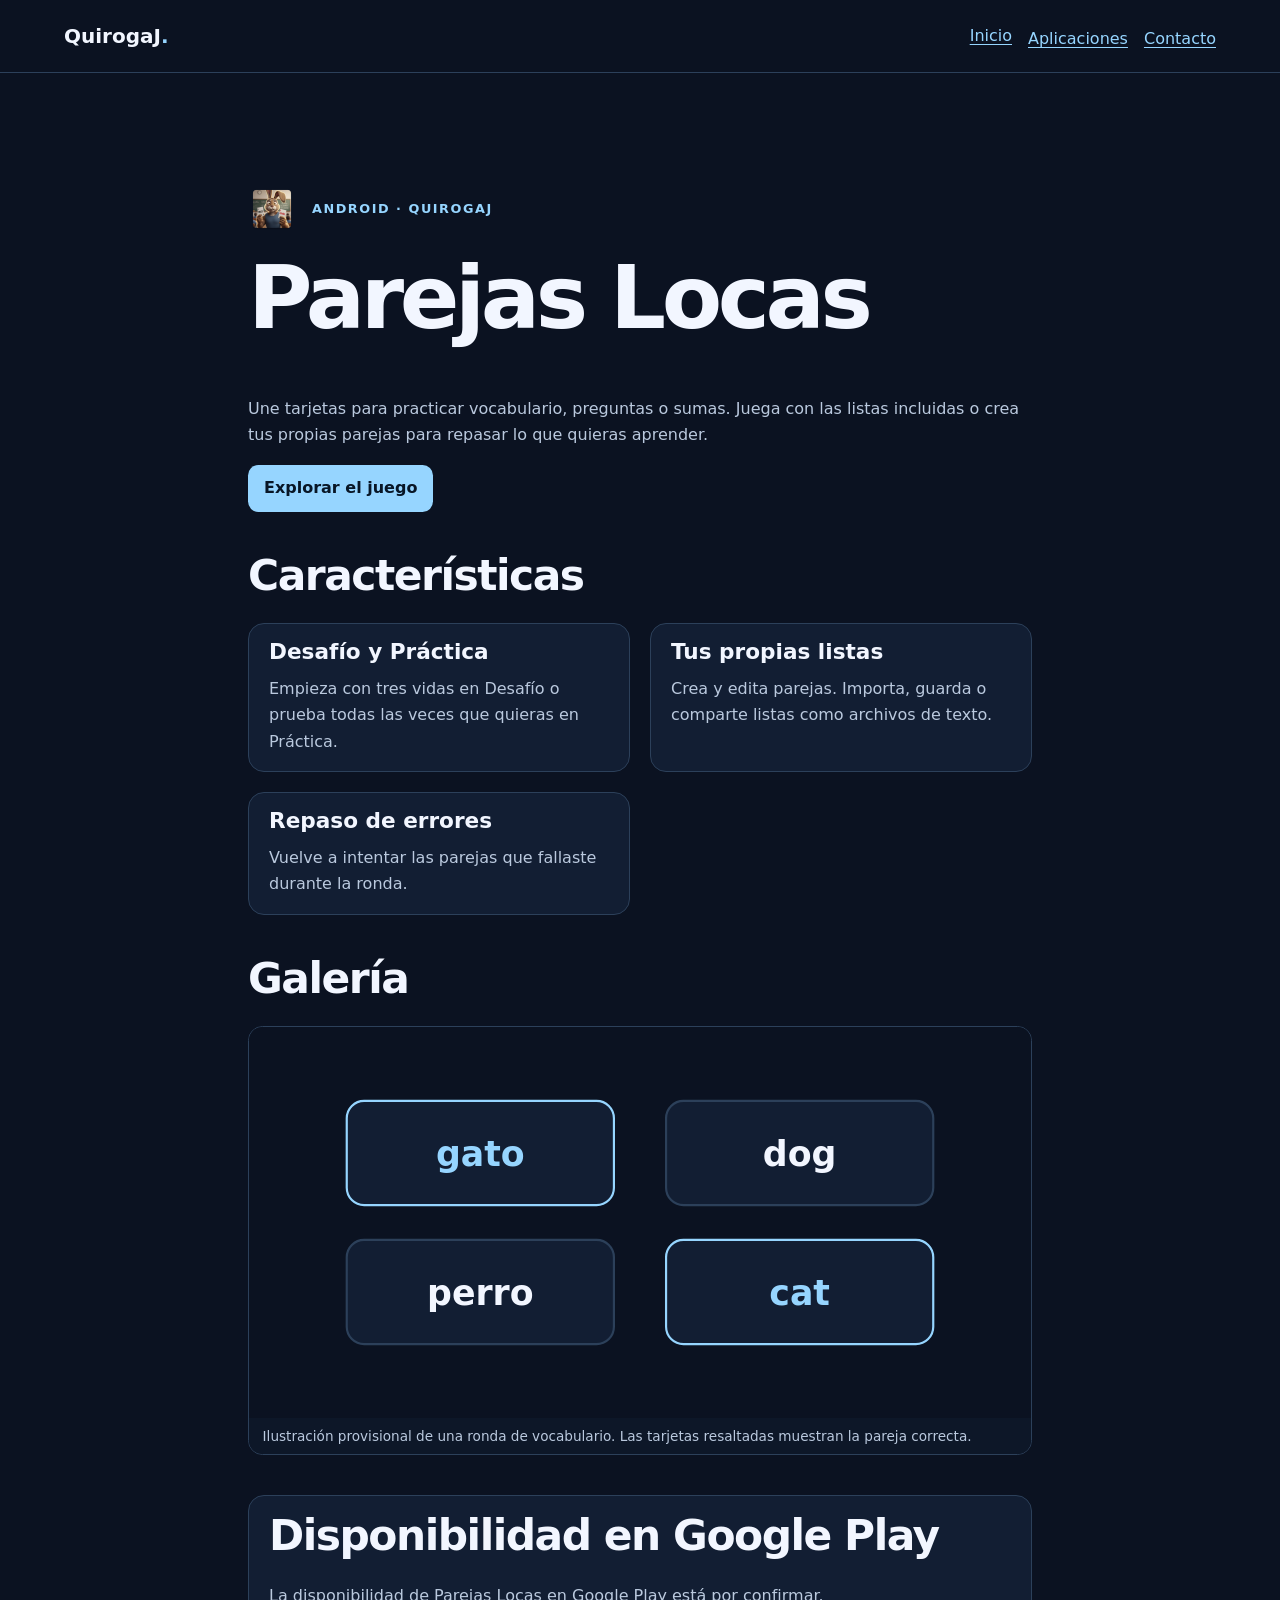
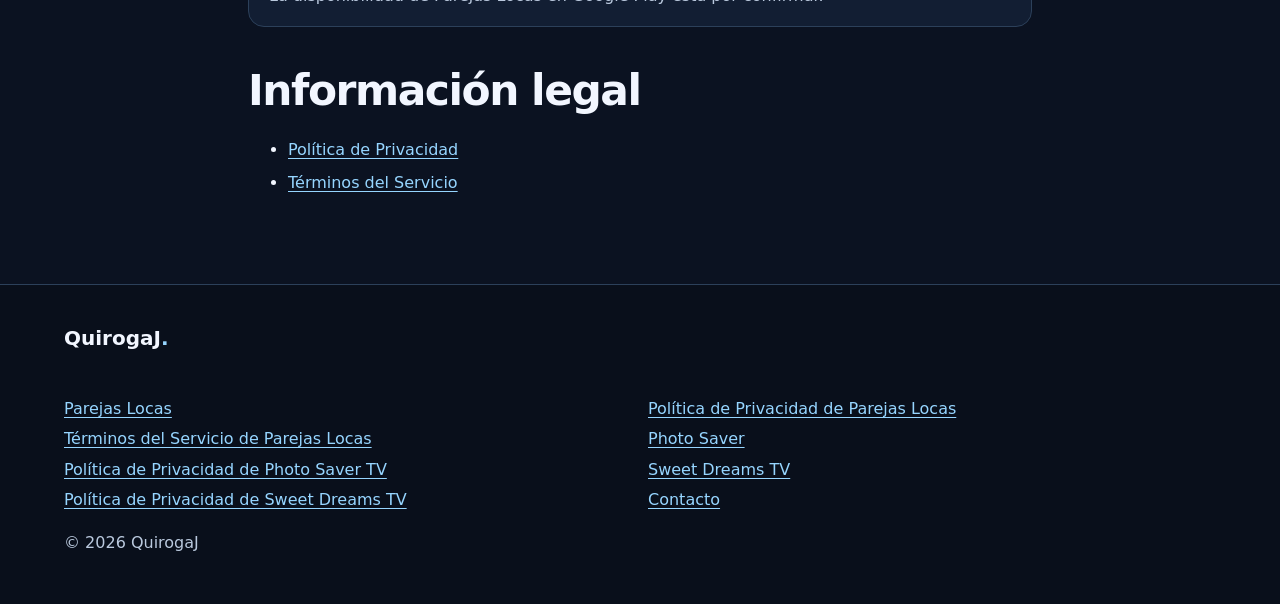
<file: parejas-locas/index.html>
<!doctype html>
<html lang="es">
<head>
  <meta charset="utf-8">
  <meta name="viewport" content="width=device-width, initial-scale=1">
  <title>Parejas Locas para Android · QuirogaJ</title>
  <meta name="description" content="Un juego de Android para unir tarjetas y practicar con tus propias listas.">
  <link rel="canonical" href="https://quirogajqa.github.io/parejas-locas/">
  <meta property="og:type" content="website">
  <meta property="og:site_name" content="QuirogaJ">
  <meta property="og:title" content="Parejas Locas para Android · QuirogaJ">
  <meta property="og:description" content="Un juego de Android para unir tarjetas y practicar con tus propias listas.">
  <meta property="og:url" content="https://quirogajqa.github.io/parejas-locas/">
  <link rel="icon" type="image/svg+xml" href="../assets/icons/favicon.svg">
  <link rel="stylesheet" href="../css/styles.css">
</head>
<body>
  <a class="skip" href="#contenido">Saltar al contenido</a>
  <header class="site-header">
    <div class="wrap bar">
      <a class="brand" href="../">QuirogaJ<span aria-hidden="true">.</span></a>
      <nav aria-label="Navegación principal">
        <ul>
          <li><a href="../">Inicio</a></li>
          <li><a href="../#aplicaciones">Aplicaciones</a></li>
          <li><a href="../#contacto">Contacto</a></li>
        </ul>
      </nav>
    </div>
  </header>
  <main id="contenido" tabindex="-1">
    <article class="wrap section detail">
      <section aria-labelledby="titulo">
        <div>
          <div class="card-title">
              <img class="app-icon" src="../assets/icons/parejas-locas.webp" width="48" height="48" alt="">
              <p class="tag">Android · QuirogaJ</p>
            </div>
          <h1 id="titulo">Parejas Locas</h1>
          <p class="intro">Une tarjetas para practicar vocabulario, preguntas o sumas. Juega con las listas incluidas o crea tus propias parejas para repasar lo que quieras aprender.</p>
          <a class="button" href="#caracteristicas">Explorar el juego</a>
        </div>
      </section>
      <section id="caracteristicas">
        <h2>Características</h2>
        <div class="grid">
          <article class="notice"><h3>Desafío y Práctica</h3><p>Empieza con tres vidas en Desafío o prueba todas las veces que quieras en Práctica.</p></article>
          <article class="notice"><h3>Tus propias listas</h3><p>Crea y edita parejas. Importa, guarda o comparte listas como archivos de texto.</p></article>
          <article class="notice"><h3>Repaso de errores</h3><p>Vuelve a intentar las parejas que fallaste durante la ronda.</p></article>
        </div>
      </section>
      <section>
        <h2>Galería</h2>
        <figure>
          <img src="../assets/images/parejas-locas-ronda.svg" width="720" height="360" loading="lazy" decoding="async" alt="Dos columnas de tarjetas. Gato y cat aparecen resaltadas como pareja.">
          <figcaption>Ilustración provisional de una ronda de vocabulario. Las tarjetas resaltadas muestran la pareja correcta.</figcaption>
        </figure>
      </section>
      <section class="notice">
        <h2>Disponibilidad en Google Play</h2>
        <p>La disponibilidad de Parejas Locas en Google Play está por confirmar.</p>
      </section>
      <section>
        <h2>Información legal</h2>
        <ul>
          <li><a href="./privacidad/">Política de Privacidad</a></li>
          <li><a href="./terminos/">Términos del Servicio</a></li>
        </ul>
      </section>
    </article>
  </main>
  <footer class="site-footer">
    <div class="wrap">
      <p class="brand">QuirogaJ<span aria-hidden="true">.</span></p>
      <ul class="footer-links">
        <li><a href="./">Parejas Locas</a></li>
        <li><a href="./privacidad/">Política de Privacidad de Parejas Locas</a></li>
        <li><a href="./terminos/">Términos del Servicio de Parejas Locas</a></li>
        <li><a href="../photo-saver/">Photo Saver</a></li>
        <li><a href="../photo-saver/privacidad/">Política de Privacidad de Photo Saver TV</a></li>
        <li><a href="../sweet-dreams-tv/">Sweet Dreams TV</a></li>
        <li><a href="../sweet-dreams-tv/privacidad/">Política de Privacidad de Sweet Dreams TV</a></li>
        <li><a href="../#contacto">Contacto</a></li>
      </ul>
      <p>© <span data-year>2026</span> QuirogaJ</p>
    </div>
  </footer>
</body>
</html>
</file>
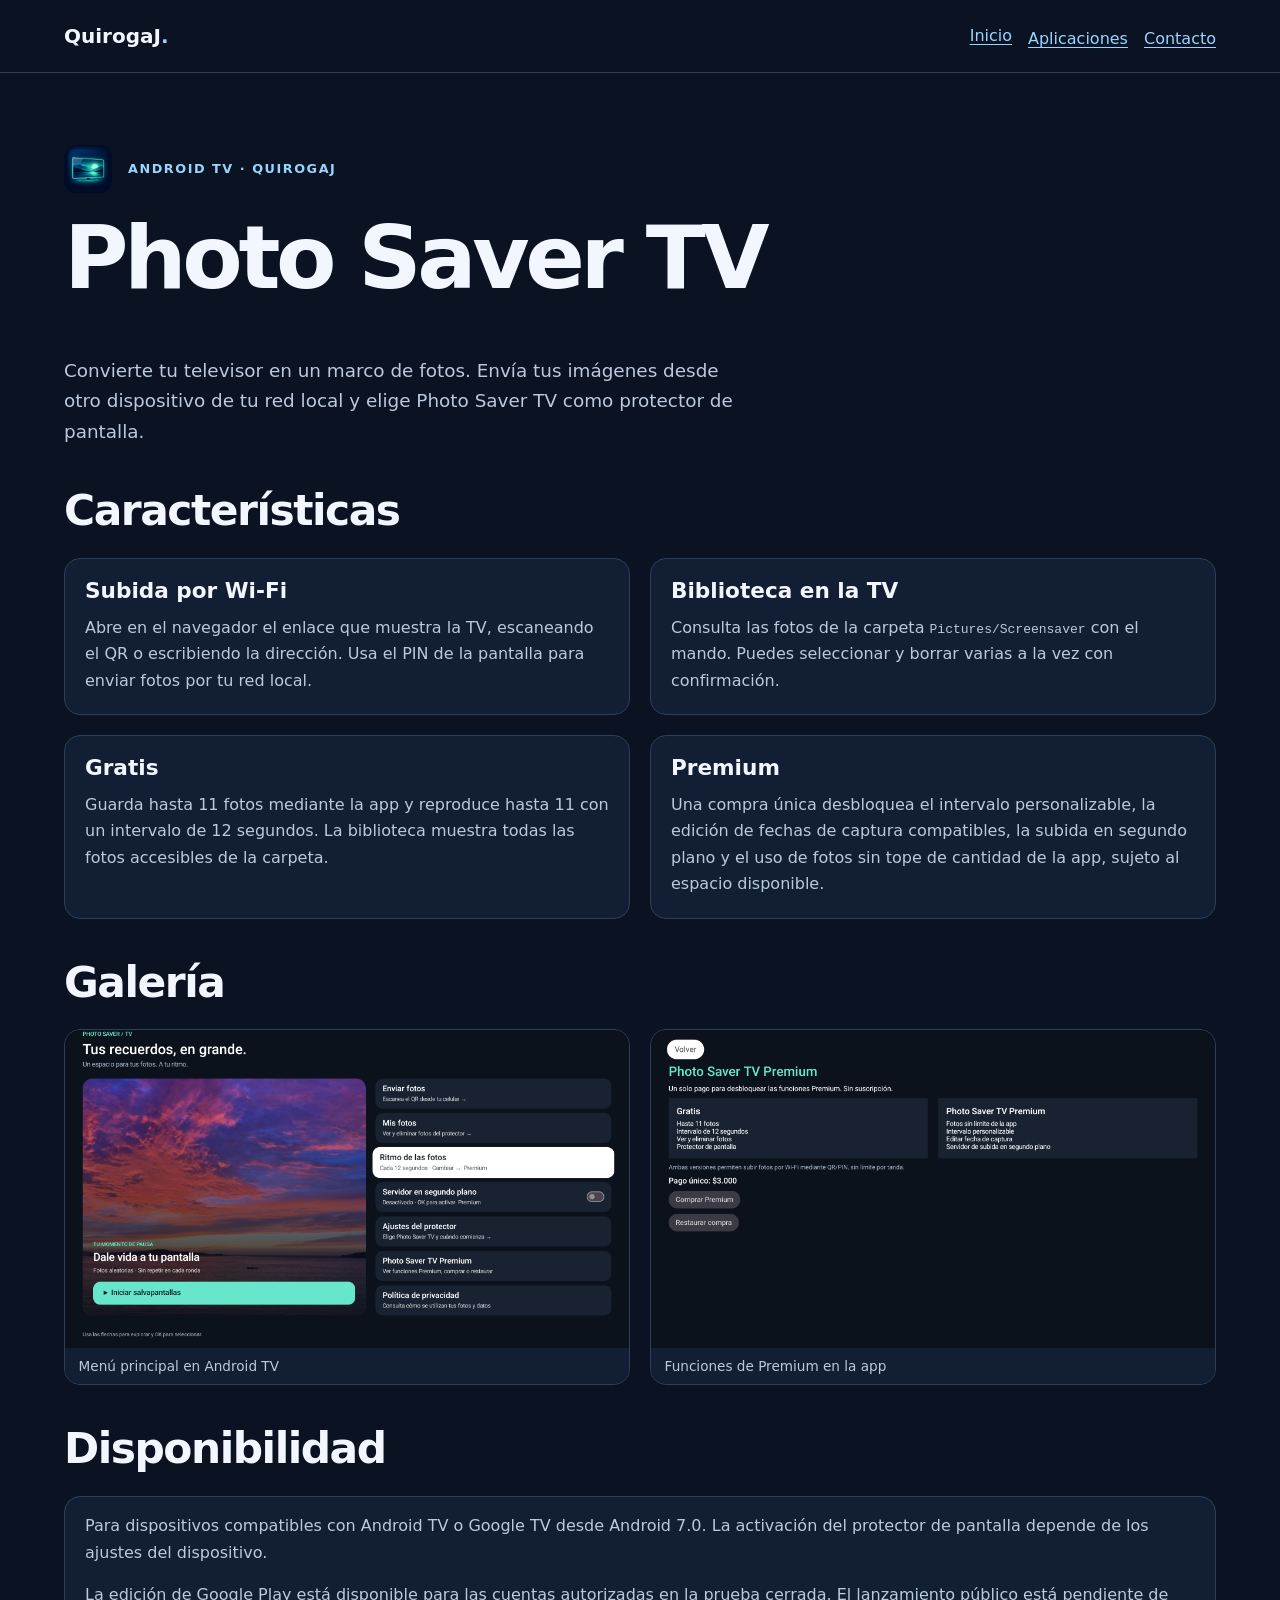
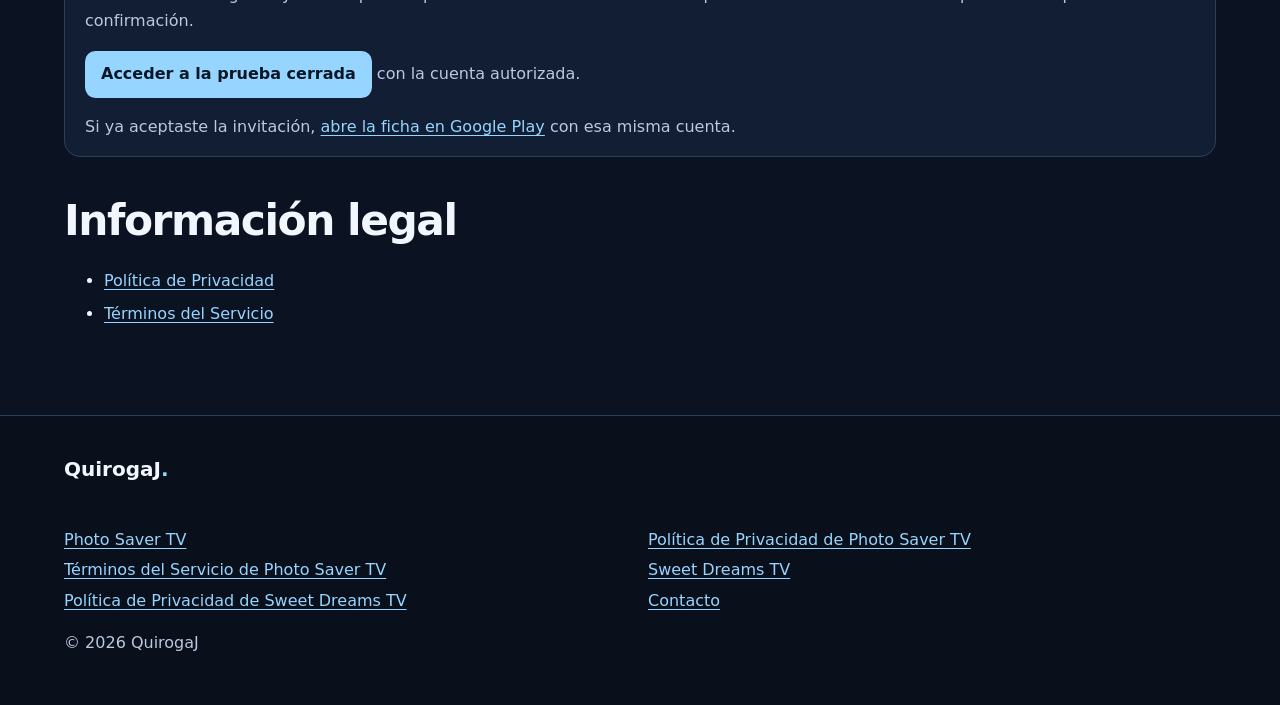
<file: photo-saver/index.html>
<!doctype html>
<html lang="es">
<head>
  <meta charset="utf-8">
  <meta name="viewport" content="width=device-width, initial-scale=1">
  <title>Photo Saver TV para Android TV · QuirogaJ</title>
  <meta name="description" content="Usa tus fotos como protector de pantalla en Android TV. Transfiérelas por Wi-Fi, organízalas con el mando y descubre las funciones Premium.">
  <link rel="canonical" href="https://quirogajqa.github.io/photo-saver/">
  <meta property="og:type" content="website">
  <meta property="og:site_name" content="QuirogaJ">
  <meta property="og:title" content="Photo Saver TV para Android TV · QuirogaJ">
  <meta property="og:description" content="Usa tus fotos como protector de pantalla en Android TV. Transfiérelas por Wi-Fi, organízalas con el mando y descubre las funciones Premium.">
  <meta property="og:url" content="https://quirogajqa.github.io/photo-saver/">
  <meta property="og:image" content="https://quirogajqa.github.io/assets/images/photo-saver-inicio.png">
  <meta property="og:image:alt" content="Menú principal de Photo Saver TV">
  <meta property="og:image:width" content="1920">
  <meta property="og:image:height" content="1080">
  <link rel="icon" type="image/svg+xml" href="../assets/icons/favicon.svg">
  <link rel="stylesheet" href="../css/styles.css">
  <style>
    .photo-saver a, .photo-saver code { overflow-wrap: anywhere; }
    .photo-saver > section { margin-top: 2.5rem; }
    .photo-saver .lead { max-width: 58ch; font-size: 1.15rem; }
    .photo-saver .card-body > :last-child { margin-bottom: 0; }
    .photo-saver figcaption { background: var(--panel); }
  </style>
</head>
<body>
  <a class="skip" href="#contenido">Saltar al contenido</a>
  <header class="site-header">
    <div class="wrap bar">
      <a class="brand" href="../">QuirogaJ<span aria-hidden="true">.</span></a>
      <nav aria-label="Navegación principal">
        <ul>
          <li><a href="../">Inicio</a></li>
          <li><a href="../#aplicaciones">Aplicaciones</a></li>
          <li><a href="../#contacto">Contacto</a></li>
        </ul>
      </nav>
    </div>
  </header>
  <main id="contenido" tabindex="-1">
    <article class="wrap section photo-saver">
      <div class="card-title">
        <img class="app-icon" src="../assets/icons/photo-saver-app.png" width="48" height="48" alt="">
        <p class="tag">Android TV · QuirogaJ</p>
      </div>
      <h1>Photo Saver TV</h1>
      <p class="lead">Convierte tu televisor en un marco de fotos. Envía tus imágenes desde otro dispositivo de tu red local y elige Photo Saver TV como protector de pantalla.</p>

      <section>
        <h2>Características</h2>
        <div class="grid">
          <div class="card"><div class="card-body">
            <h3>Subida por Wi-Fi</h3>
            <p>Abre en el navegador el enlace que muestra la TV, escaneando el QR o escribiendo la dirección. Usa el PIN de la pantalla para enviar fotos por tu red local.</p>
          </div></div>
          <div class="card"><div class="card-body">
            <h3>Biblioteca en la TV</h3>
            <p>Consulta las fotos de la carpeta <code>Pictures/Screensaver</code> con el mando. Puedes seleccionar y borrar varias a la vez con confirmación.</p>
          </div></div>
          <div class="card"><div class="card-body">
            <h3>Gratis</h3>
            <p>Guarda hasta 11 fotos mediante la app y reproduce hasta 11 con un intervalo de 12 segundos. La biblioteca muestra todas las fotos accesibles de la carpeta.</p>
          </div></div>
          <div class="card"><div class="card-body">
            <h3>Premium</h3>
            <p>Una compra única desbloquea el intervalo personalizable, la edición de fechas de captura compatibles, la subida en segundo plano y el uso de fotos sin tope de cantidad de la app, sujeto al espacio disponible.</p>
          </div></div>
        </div>
      </section>

      <section>
        <h2>Galería</h2>
        <div class="grid">
          <figure class="card">
            <img src="../assets/images/photo-saver-inicio.png" width="1920" height="1080" loading="lazy" decoding="async" alt="Menú de Photo Saver TV con acceso a la biblioteca, la subida de fotos y el protector de pantalla.">
            <figcaption>Menú principal en Android TV</figcaption>
          </figure>
          <figure class="card">
            <img src="../assets/images/photo-saver-premium.png" width="1920" height="1080" loading="lazy" decoding="async" alt="Pantalla Premium con las funciones que se desbloquean mediante la compra única.">
            <figcaption>Funciones de Premium en la app</figcaption>
          </figure>
        </div>
      </section>

      <section>
        <h2>Disponibilidad</h2>
        <div class="notice">
          <p>Para dispositivos compatibles con Android TV o Google TV desde Android 7.0. La activación del protector de pantalla depende de los ajustes del dispositivo.</p>
          <p>La edición de Google Play está disponible para las cuentas autorizadas en la prueba cerrada. El lanzamiento público está pendiente de confirmación.</p>
          <p><a class="button" href="https://play.google.com/apps/testing/com.quirogaj.photosavertv">Acceder a la prueba cerrada</a> con la cuenta autorizada.</p>
          <p>Si ya aceptaste la invitación, <a href="https://play.google.com/store/apps/details?id=com.quirogaj.photosavertv">abre la ficha en Google Play</a> con esa misma cuenta.</p>
        </div>
      </section>

      <section>
        <h2>Información legal</h2>
        <ul>
          <li><a href="./privacidad/">Política de Privacidad</a></li>
          <li><a href="./terminos/">Términos del Servicio</a></li>
        </ul>
      </section>
    </article>
  </main>
  <footer class="site-footer">
    <div class="wrap">
      <p class="brand">QuirogaJ<span aria-hidden="true">.</span></p>
      <ul class="footer-links">
        <li><a href="../photo-saver/">Photo Saver TV</a></li>
        <li><a href="../photo-saver/privacidad/">Política de Privacidad de Photo Saver TV</a></li>
        <li><a href="../photo-saver/terminos/">Términos del Servicio de Photo Saver TV</a></li>
        <li><a href="../sweet-dreams-tv/">Sweet Dreams TV</a></li>
        <li><a href="../sweet-dreams-tv/privacidad/">Política de Privacidad de Sweet Dreams TV</a></li>
        <li><a href="../#contacto">Contacto</a></li>
      </ul>
      <p>© 2026 QuirogaJ</p>
    </div>
  </footer>
</body>
</html>
</file>
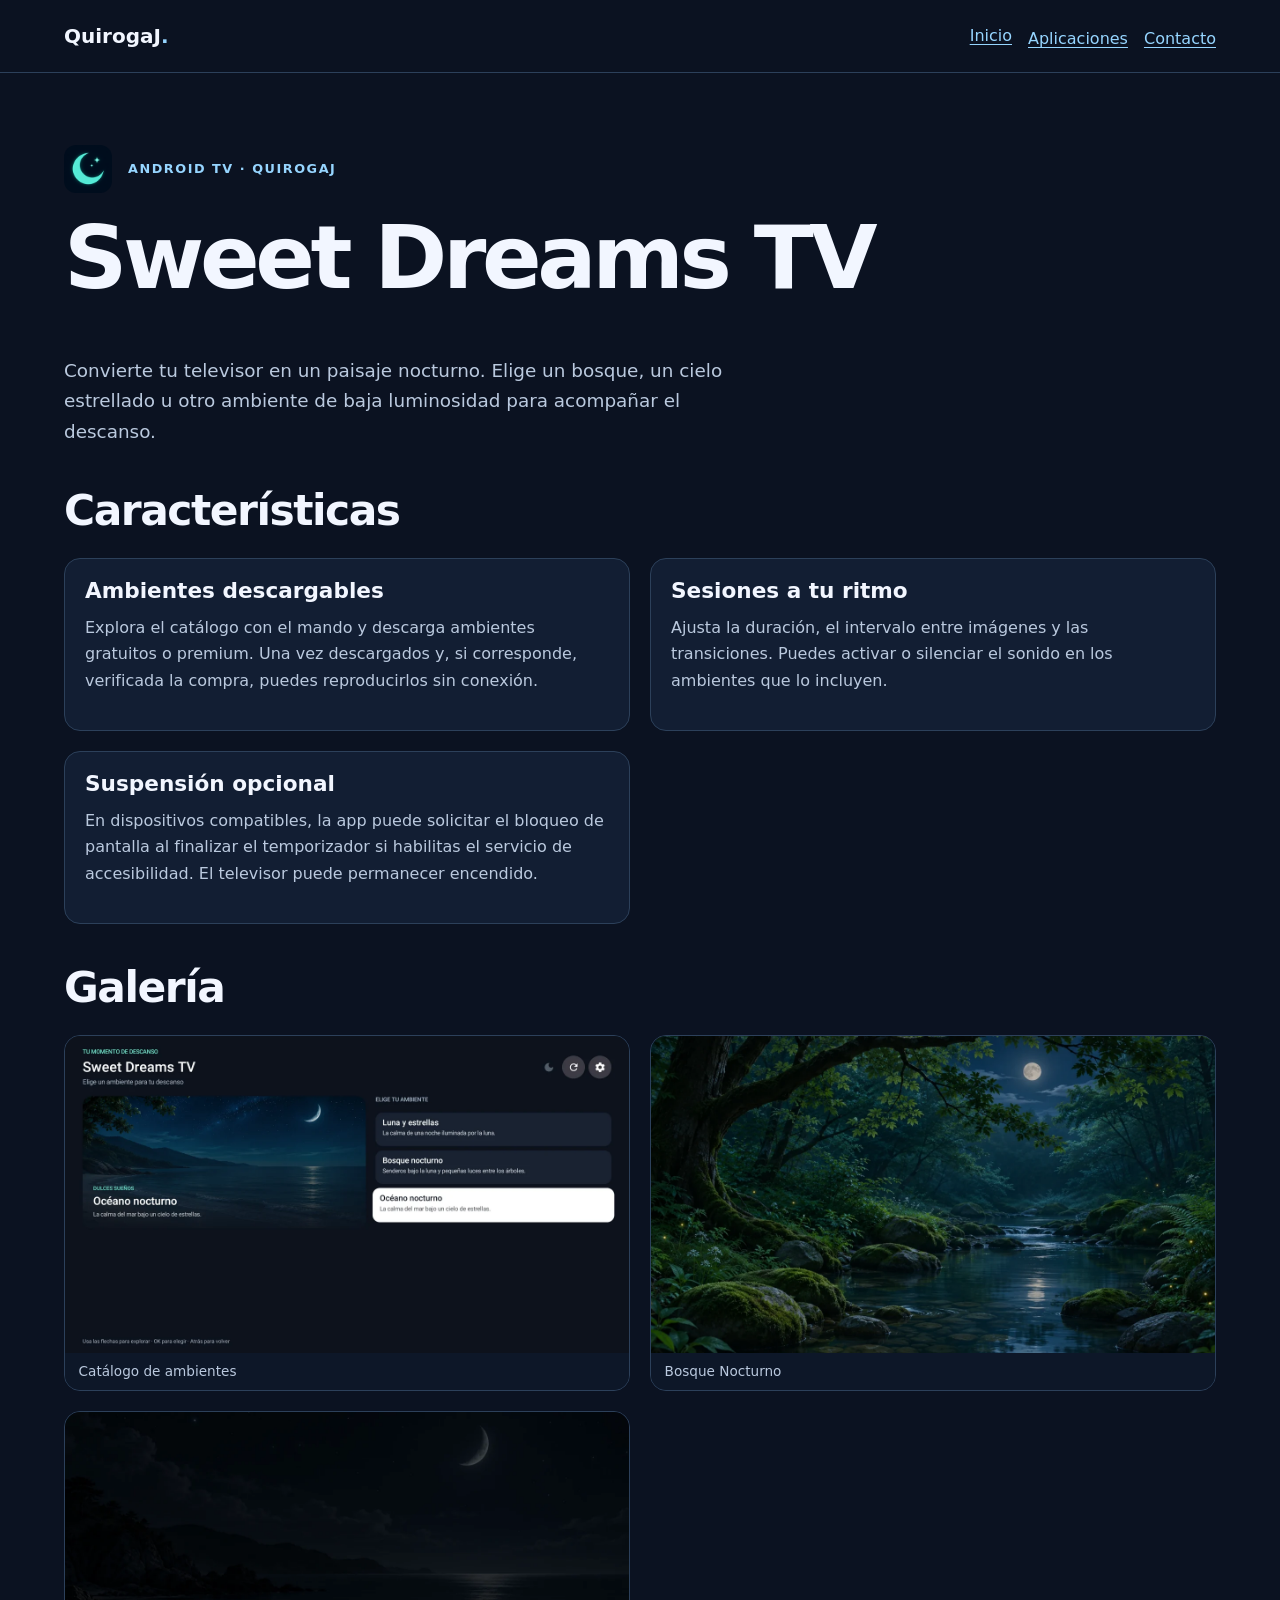
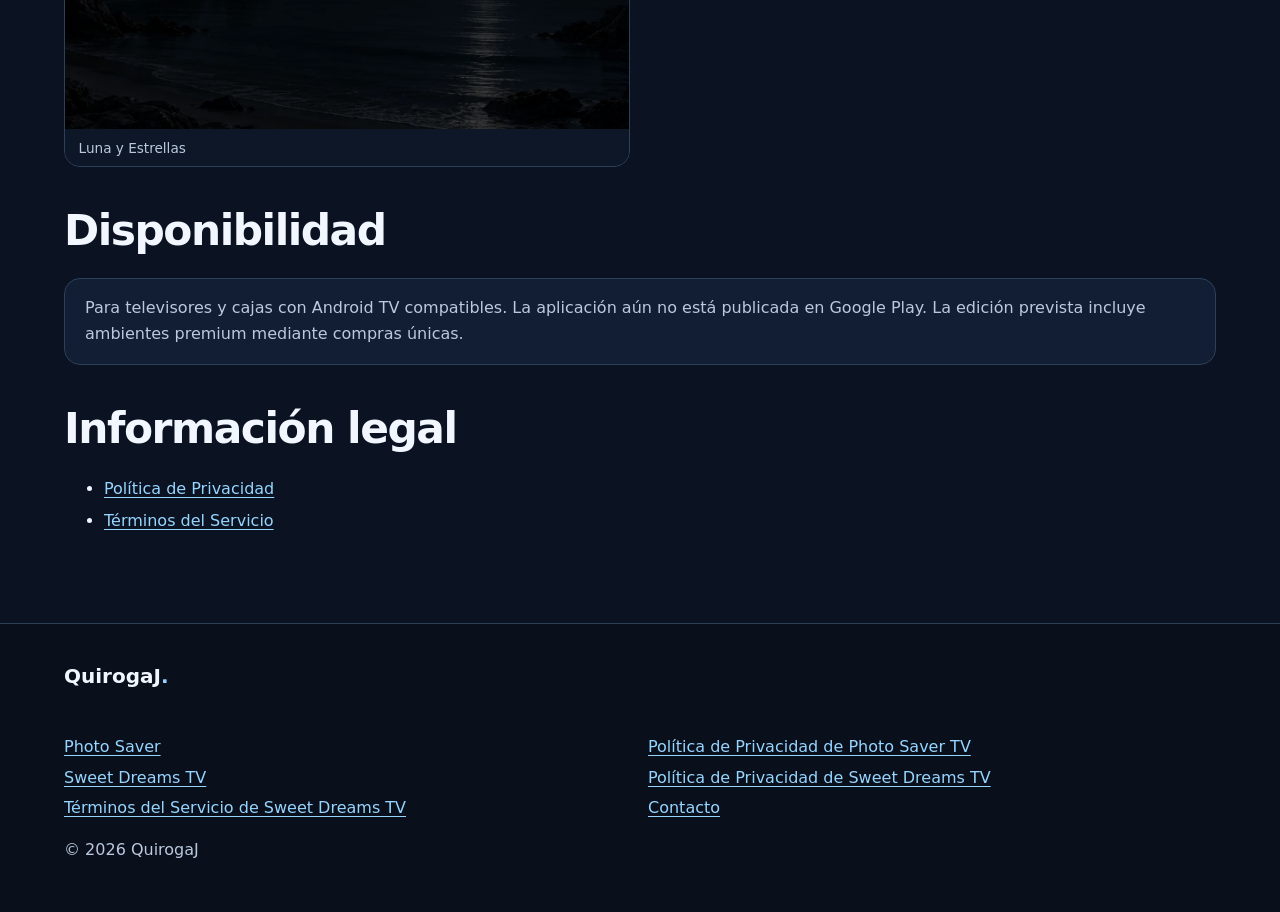
<file: sweet-dreams-tv/index.html>
<!doctype html>
<html lang="es">
<head>
  <meta charset="utf-8">
  <meta name="viewport" content="width=device-width, initial-scale=1">
  <title>Sweet Dreams TV para Android TV · QuirogaJ</title>
  <meta name="description" content="Ambientes nocturnos para Android TV con escenas de baja luminosidad, sonido opcional y temporizador. Descárgalos para reproducirlos sin conexión.">
  <link rel="canonical" href="https://quirogajqa.github.io/sweet-dreams-tv/">
  <meta property="og:type" content="website">
  <meta property="og:site_name" content="QuirogaJ">
  <meta property="og:title" content="Sweet Dreams TV para Android TV · QuirogaJ">
  <meta property="og:description" content="Ambientes nocturnos para Android TV con escenas de baja luminosidad, sonido opcional y temporizador. Descárgalos para reproducirlos sin conexión.">
  <meta property="og:url" content="https://quirogajqa.github.io/sweet-dreams-tv/">
  <meta property="og:image" content="https://quirogajqa.github.io/assets/images/sweet-dreams-tv-pantalla-principal.webp">
  <meta property="og:image:alt" content="Pantalla principal de Sweet Dreams TV con su catálogo de ambientes">
  <meta property="og:image:width" content="1280">
  <meta property="og:image:height" content="720">
  <link rel="icon" type="image/svg+xml" href="../assets/icons/favicon.svg">
  <link rel="stylesheet" href="../css/styles.css">
  <style>
    .sweet-dreams a { overflow-wrap: anywhere; }
    .sweet-dreams > section { margin-top: 2.5rem; }
    .sweet-dreams .lead { max-width: 59ch; font-size: 1.15rem; }
    .sweet-dreams .gallery img { background: var(--panel); }
  </style>
</head>
<body>
  <a class="skip" href="#contenido">Saltar al contenido</a>
  <header class="site-header">
    <div class="wrap bar">
      <a class="brand" href="../">QuirogaJ<span aria-hidden="true">.</span></a>
      <nav aria-label="Navegación principal">
        <ul>
          <li><a href="../">Inicio</a></li>
          <li><a href="../#aplicaciones">Aplicaciones</a></li>
          <li><a href="../#contacto">Contacto</a></li>
        </ul>
      </nav>
    </div>
  </header>
  <main id="contenido" tabindex="-1">
    <article class="wrap section sweet-dreams">
      <div class="card-title">
        <img class="app-icon" src="../assets/icons/sweet-dreams-tv-app.webp" alt="" width="48" height="48">
        <p class="tag">Android TV · QuirogaJ</p>
      </div>
      <h1>Sweet Dreams TV</h1>
      <p class="lead">Convierte tu televisor en un paisaje nocturno. Elige un bosque, un cielo estrellado u otro ambiente de baja luminosidad para acompañar el descanso.</p>
      <section>
        <h2>Características</h2>
        <div class="grid">
          <div class="card"><div class="card-body">
            <h3>Ambientes descargables</h3>
            <p>Explora el catálogo con el mando y descarga ambientes gratuitos o premium. Una vez descargados y, si corresponde, verificada la compra, puedes reproducirlos sin conexión.</p>
          </div></div>
          <div class="card"><div class="card-body">
            <h3>Sesiones a tu ritmo</h3>
            <p>Ajusta la duración, el intervalo entre imágenes y las transiciones. Puedes activar o silenciar el sonido en los ambientes que lo incluyen.</p>
          </div></div>
          <div class="card"><div class="card-body">
            <h3>Suspensión opcional</h3>
            <p>En dispositivos compatibles, la app puede solicitar el bloqueo de pantalla al finalizar el temporizador si habilitas el servicio de accesibilidad. El televisor puede permanecer encendido.</p>
          </div></div>
        </div>
      </section>
      <section>
        <h2>Galería</h2>
        <div class="grid gallery">
          <figure class="card">
            <img src="../assets/images/sweet-dreams-tv-pantalla-principal.webp" width="1280" height="720" loading="lazy" decoding="async" alt="Menú principal con tarjetas para elegir un ambiente y acceder a la configuración.">
            <figcaption>Catálogo de ambientes</figcaption>
          </figure>
          <figure class="card">
            <img src="../assets/images/sweet-dreams-tv-bosque-nocturno.webp" width="1280" height="720" loading="lazy" decoding="async" alt="Escena oscura de un bosque durante la reproducción.">
            <figcaption>Bosque Nocturno</figcaption>
          </figure>
          <figure class="card">
            <img src="../assets/images/sweet-dreams-tv-luna-y-estrellas.webp" width="1280" height="720" loading="lazy" decoding="async" alt="Escena nocturna con la luna y un cielo estrellado durante la reproducción.">
            <figcaption>Luna y Estrellas</figcaption>
          </figure>
        </div>
      </section>
      <section>
        <h2>Disponibilidad</h2>
        <div class="notice">
          <p>Para televisores y cajas con Android TV compatibles. La aplicación aún no está publicada en Google Play. La edición prevista incluye ambientes premium mediante compras únicas.</p>
        </div>
      </section>
      <section>
        <h2>Información legal</h2>
        <ul>
          <li><a href="./privacidad/">Política de Privacidad</a></li>
          <li><a href="./terminos/">Términos del Servicio</a></li>
        </ul>
      </section>
    </article>
  </main>
  <footer class="site-footer">
    <div class="wrap">
      <p class="brand">QuirogaJ<span aria-hidden="true">.</span></p>
      <ul class="footer-links">
        <li><a href="../photo-saver/">Photo Saver</a></li>
        <li><a href="../photo-saver/privacidad/">Política de Privacidad de Photo Saver TV</a></li>
        <li><a href="../sweet-dreams-tv/">Sweet Dreams TV</a></li>
        <li><a href="../sweet-dreams-tv/privacidad/">Política de Privacidad de Sweet Dreams TV</a></li>
        <li><a href="../sweet-dreams-tv/terminos/">Términos del Servicio de Sweet Dreams TV</a></li>
        <li><a href="../#contacto">Contacto</a></li>
      </ul>
      <p>© 2026 QuirogaJ</p>
    </div>
  </footer>
</body>
</html>
</file>
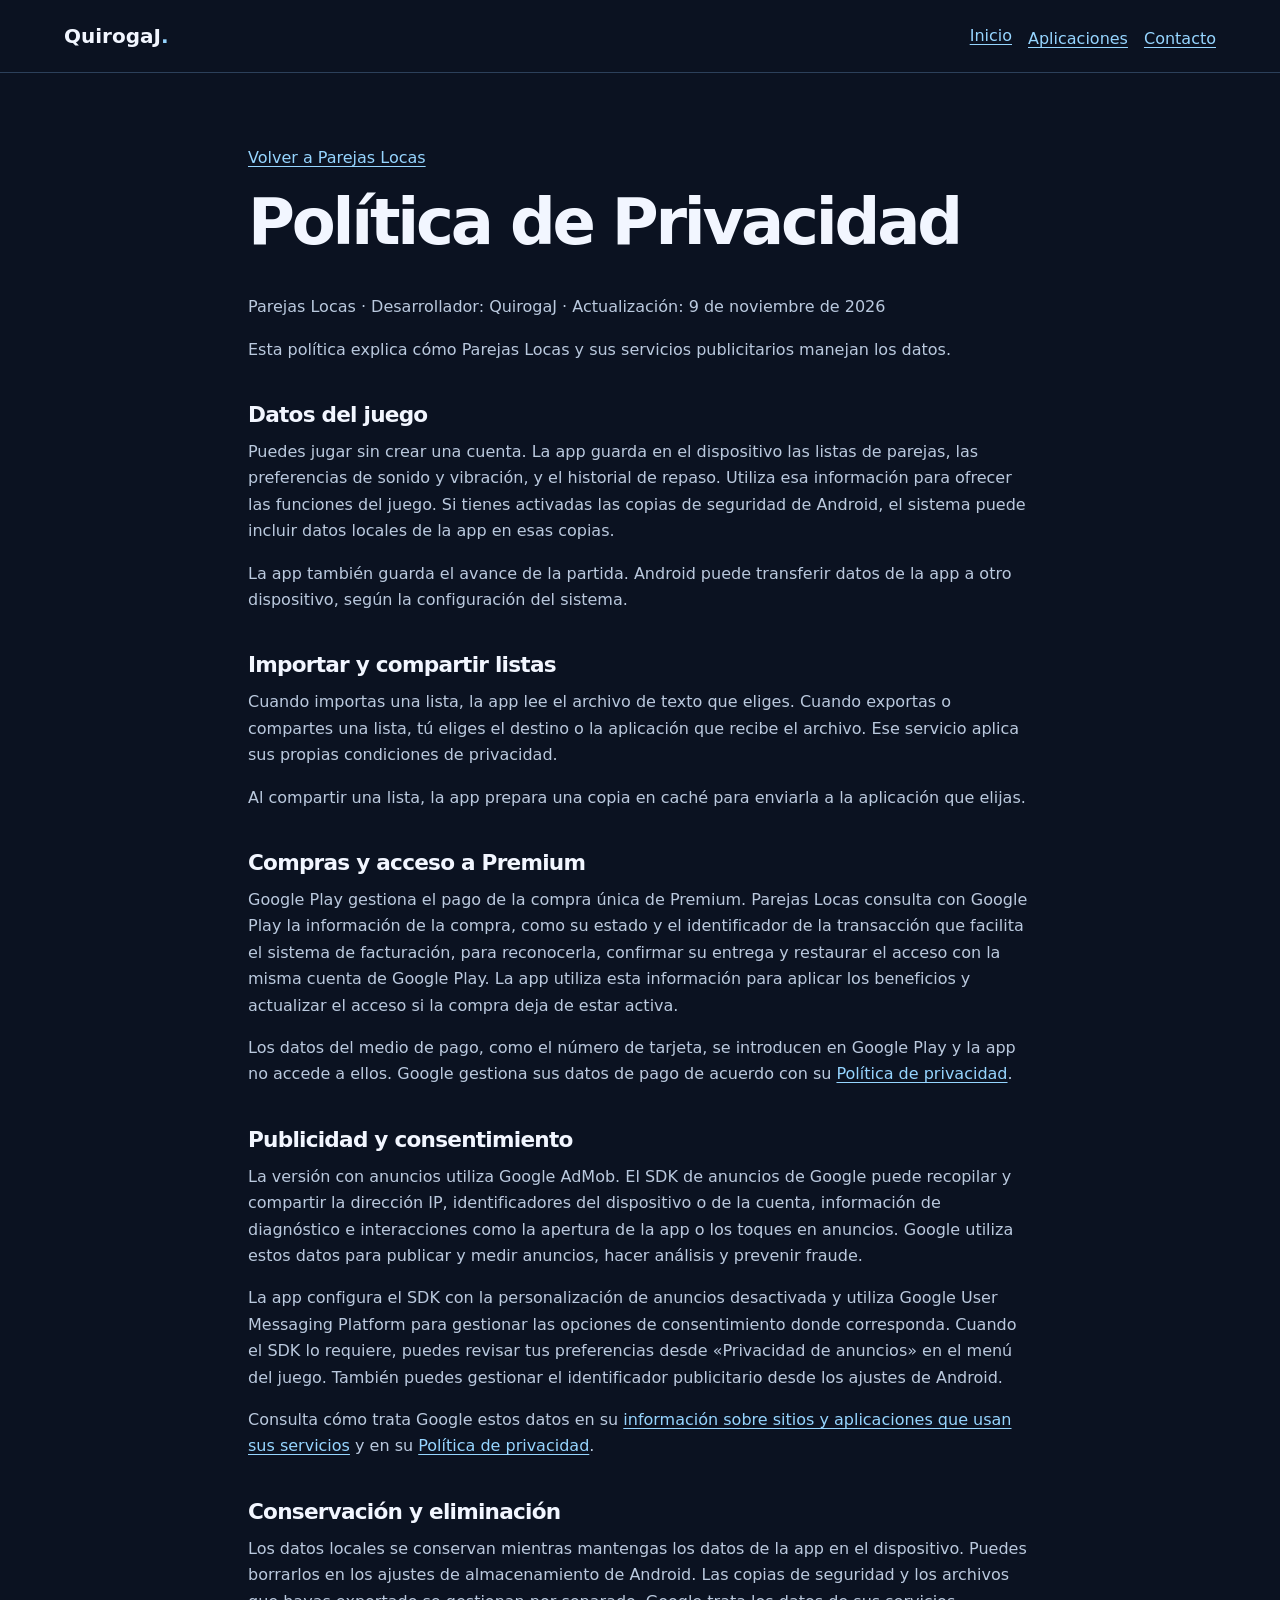
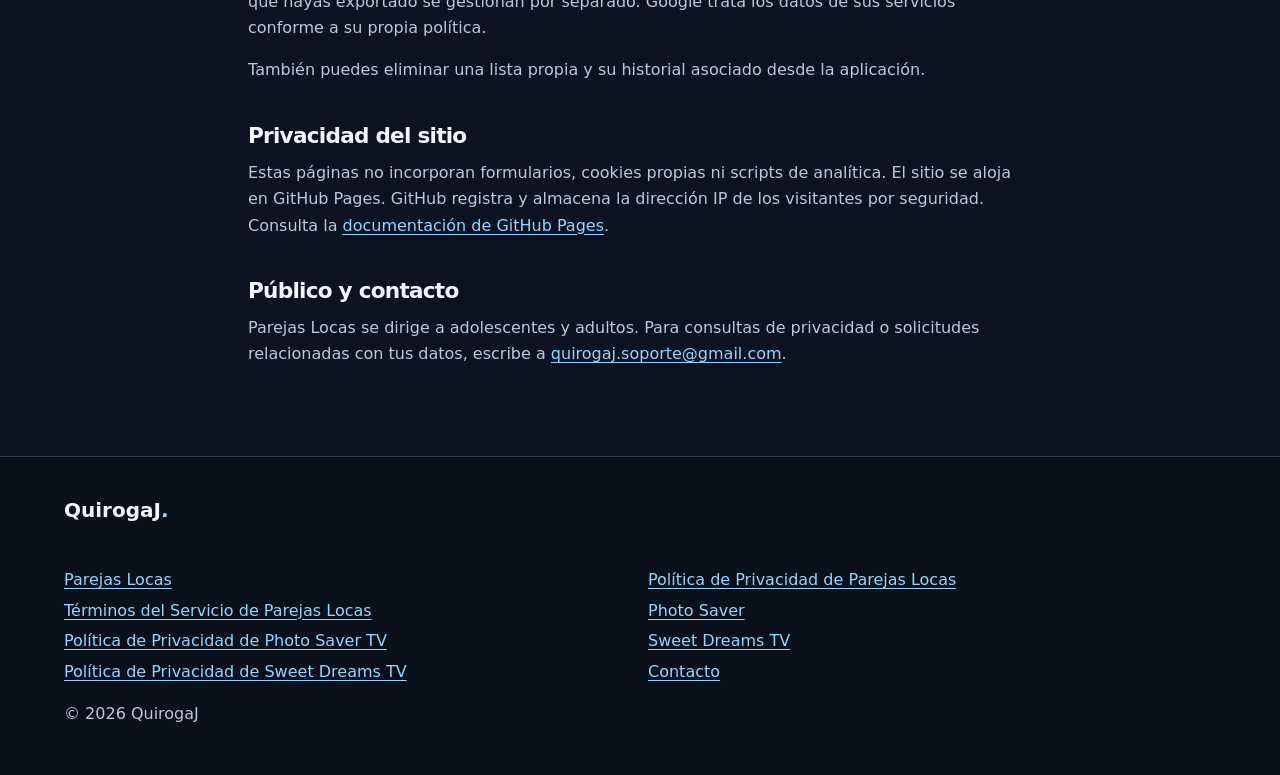
<file: parejas-locas/privacidad/index.html>
<!doctype html>
<html lang="es">
<head>
  <meta charset="utf-8">
  <meta name="viewport" content="width=device-width, initial-scale=1">
  <title>Política de Privacidad · Parejas Locas · QuirogaJ</title>
  <meta name="description" content="Política de Privacidad de Parejas Locas.">
  <link rel="canonical" href="https://quirogajqa.github.io/parejas-locas/privacidad/">
  <meta property="og:type" content="website">
  <meta property="og:site_name" content="QuirogaJ">
  <meta property="og:title" content="Política de Privacidad · Parejas Locas · QuirogaJ">
  <meta property="og:description" content="Política de Privacidad de Parejas Locas.">
  <meta property="og:url" content="https://quirogajqa.github.io/parejas-locas/privacidad/">
  <link rel="icon" type="image/svg+xml" href="../../assets/icons/favicon.svg">
  <link rel="stylesheet" href="../../css/styles.css">
</head>
<body>
  <a class="skip" href="#contenido">Saltar al contenido</a>
  <header class="site-header">
    <div class="wrap bar">
      <a class="brand" href="../../">QuirogaJ<span aria-hidden="true">.</span></a>
      <nav aria-label="Navegación principal">
        <ul>
          <li><a href="../../">Inicio</a></li>
          <li><a href="../../#aplicaciones">Aplicaciones</a></li>
          <li><a href="../../#contacto">Contacto</a></li>
        </ul>
      </nav>
    </div>
  </header>
  <main id="contenido" tabindex="-1">
    <article class="wrap section prose">
      <p><a href="../">Volver a Parejas Locas</a></p>
      <h1>Política de Privacidad</h1>
      <p class="meta">Parejas Locas · Desarrollador: QuirogaJ · Actualización: <time datetime="2026-11-09">9 de noviembre de 2026</time></p>
      <p>Esta política explica cómo Parejas Locas y sus servicios publicitarios manejan los datos.</p>
      <section>
        <h2>Datos del juego</h2>
        <p>Puedes jugar sin crear una cuenta. La app guarda en el dispositivo las listas de parejas, las preferencias de sonido y vibración, y el historial de repaso. Utiliza esa información para ofrecer las funciones del juego. Si tienes activadas las copias de seguridad de Android, el sistema puede incluir datos locales de la app en esas copias.</p>
        <p>La app también guarda el avance de la partida. Android puede transferir datos de la app a otro dispositivo, según la configuración del sistema.</p>
      </section>
      <section>
        <h2>Importar y compartir listas</h2>
        <p>Cuando importas una lista, la app lee el archivo de texto que eliges. Cuando exportas o compartes una lista, tú eliges el destino o la aplicación que recibe el archivo. Ese servicio aplica sus propias condiciones de privacidad.</p>
        <p>Al compartir una lista, la app prepara una copia en caché para enviarla a la aplicación que elijas.</p>
      </section>
      <section>
        <h2>Compras y acceso a Premium</h2>
        <p>Google Play gestiona el pago de la compra única de Premium. Parejas Locas consulta con Google Play la información de la compra, como su estado y el identificador de la transacción que facilita el sistema de facturación, para reconocerla, confirmar su entrega y restaurar el acceso con la misma cuenta de Google Play. La app utiliza esta información para aplicar los beneficios y actualizar el acceso si la compra deja de estar activa.</p>
        <p>Los datos del medio de pago, como el número de tarjeta, se introducen en Google Play y la app no accede a ellos. Google gestiona sus datos de pago de acuerdo con su <a href="https://policies.google.com/privacy?hl=es">Política de privacidad</a>.</p>
      </section>
      <section>
        <h2>Publicidad y consentimiento</h2>
        <p>La versión con anuncios utiliza Google AdMob. El SDK de anuncios de Google puede recopilar y compartir la dirección IP, identificadores del dispositivo o de la cuenta, información de diagnóstico e interacciones como la apertura de la app o los toques en anuncios. Google utiliza estos datos para publicar y medir anuncios, hacer análisis y prevenir fraude.</p>
        <p>La app configura el SDK con la personalización de anuncios desactivada y utiliza Google User Messaging Platform para gestionar las opciones de consentimiento donde corresponda. Cuando el SDK lo requiere, puedes revisar tus preferencias desde «Privacidad de anuncios» en el menú del juego. También puedes gestionar el identificador publicitario desde los ajustes de Android.</p>
        <p>Consulta cómo trata Google estos datos en su <a href="https://policies.google.com/technologies/partner-sites?hl=es">información sobre sitios y aplicaciones que usan sus servicios</a> y en su <a href="https://policies.google.com/privacy?hl=es">Política de privacidad</a>.</p>
      </section>
      <section>
        <h2>Conservación y eliminación</h2>
        <p>Los datos locales se conservan mientras mantengas los datos de la app en el dispositivo. Puedes borrarlos en los ajustes de almacenamiento de Android. Las copias de seguridad y los archivos que hayas exportado se gestionan por separado. Google trata los datos de sus servicios conforme a su propia política.</p>
        <p>También puedes eliminar una lista propia y su historial asociado desde la aplicación.</p>
      </section>
      <section>
        <h2>Privacidad del sitio</h2>
        <p>Estas páginas no incorporan formularios, cookies propias ni scripts de analítica. El sitio se aloja en GitHub Pages. GitHub registra y almacena la dirección IP de los visitantes por seguridad. Consulta la <a href="https://docs.github.com/es/pages/getting-started-with-github-pages/what-is-github-pages">documentación de GitHub Pages</a>.</p>
      </section>
      <section>
        <h2>Público y contacto</h2>
        <p>Parejas Locas se dirige a adolescentes y adultos. Para consultas de privacidad o solicitudes relacionadas con tus datos, escribe a <a href="mailto:quirogaj.soporte@gmail.com">quirogaj.soporte@gmail.com</a>.</p>
      </section>
    </article>
  </main>
  <footer class="site-footer">
    <div class="wrap">
      <p class="brand">QuirogaJ<span aria-hidden="true">.</span></p>
      <ul class="footer-links">
        <li><a href="../">Parejas Locas</a></li>
        <li><a href="../privacidad/">Política de Privacidad de Parejas Locas</a></li>
        <li><a href="../terminos/">Términos del Servicio de Parejas Locas</a></li>
        <li><a href="../../photo-saver/">Photo Saver</a></li>
        <li><a href="../../photo-saver/privacidad/">Política de Privacidad de Photo Saver TV</a></li>
        <li><a href="../../sweet-dreams-tv/">Sweet Dreams TV</a></li>
        <li><a href="../../sweet-dreams-tv/privacidad/">Política de Privacidad de Sweet Dreams TV</a></li>
        <li><a href="../../#contacto">Contacto</a></li>
      </ul>
      <p>© <span data-year>2026</span> QuirogaJ</p>
    </div>
  </footer>
</body>
</html>
</file>
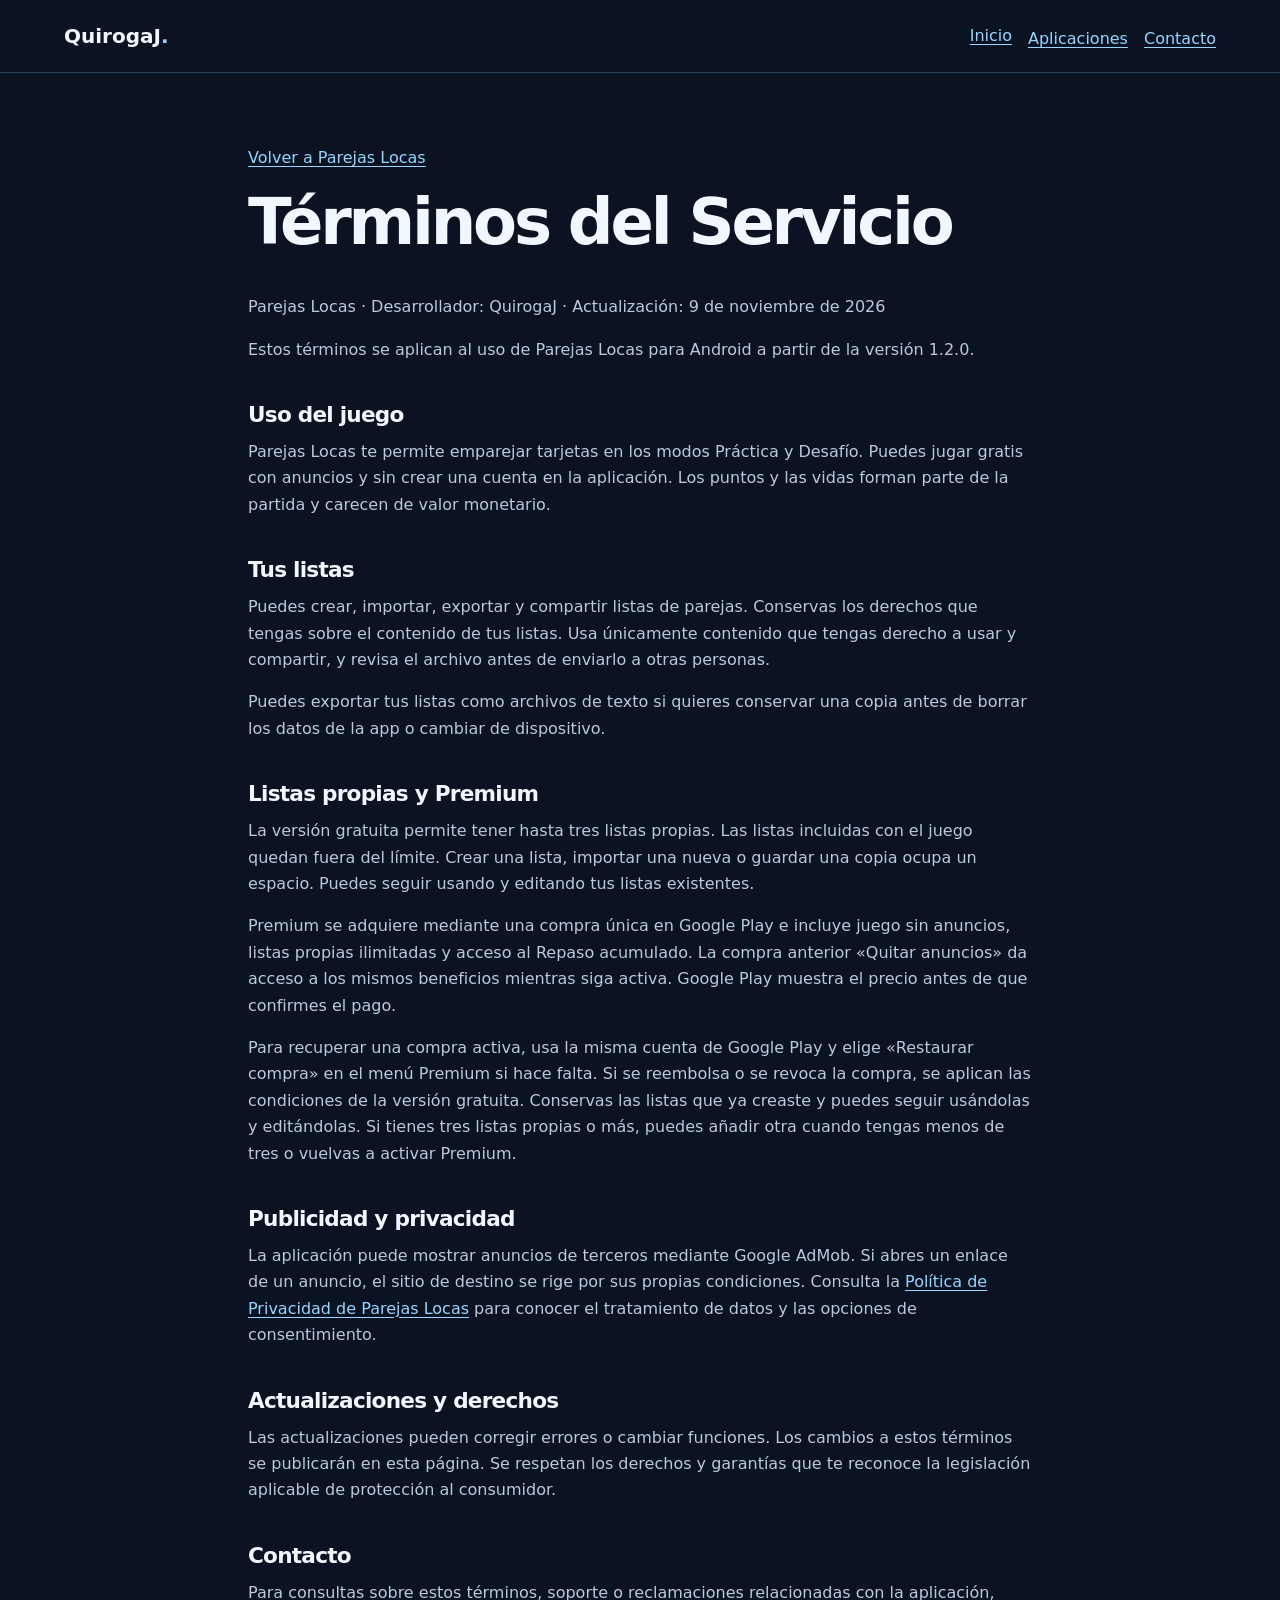
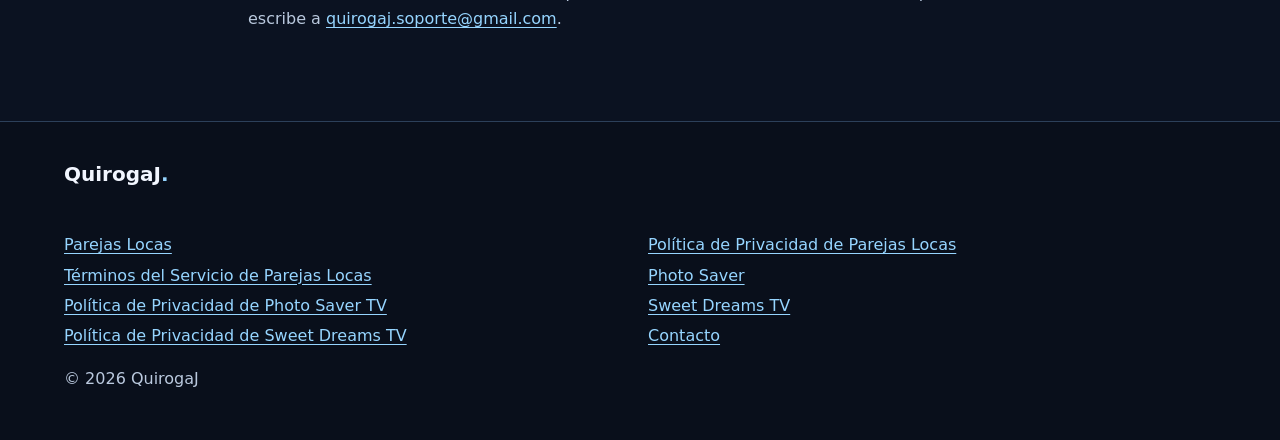
<file: parejas-locas/terminos/index.html>
<!doctype html>
<html lang="es">
<head>
  <meta charset="utf-8">
  <meta name="viewport" content="width=device-width, initial-scale=1">
  <title>Términos del Servicio · Parejas Locas · QuirogaJ</title>
  <meta name="description" content="Términos del Servicio de Parejas Locas.">
  <link rel="canonical" href="https://quirogajqa.github.io/parejas-locas/terminos/">
  <meta property="og:type" content="website">
  <meta property="og:site_name" content="QuirogaJ">
  <meta property="og:title" content="Términos del Servicio · Parejas Locas · QuirogaJ">
  <meta property="og:description" content="Términos del Servicio de Parejas Locas.">
  <meta property="og:url" content="https://quirogajqa.github.io/parejas-locas/terminos/">
  <link rel="icon" type="image/svg+xml" href="../../assets/icons/favicon.svg">
  <link rel="stylesheet" href="../../css/styles.css">
</head>
<body>
  <a class="skip" href="#contenido">Saltar al contenido</a>
  <header class="site-header">
    <div class="wrap bar">
      <a class="brand" href="../../">QuirogaJ<span aria-hidden="true">.</span></a>
      <nav aria-label="Navegación principal">
        <ul>
          <li><a href="../../">Inicio</a></li>
          <li><a href="../../#aplicaciones">Aplicaciones</a></li>
          <li><a href="../../#contacto">Contacto</a></li>
        </ul>
      </nav>
    </div>
  </header>
  <main id="contenido" tabindex="-1">
    <article class="wrap section prose">
      <p><a href="../">Volver a Parejas Locas</a></p>
      <h1>Términos del Servicio</h1>
      <p class="meta">Parejas Locas · Desarrollador: QuirogaJ · Actualización: <time datetime="2026-11-09">9 de noviembre de 2026</time></p>
      <p>Estos términos se aplican al uso de Parejas Locas para Android a partir de la versión 1.2.0.</p>
      <section>
        <h2>Uso del juego</h2>
        <p>Parejas Locas te permite emparejar tarjetas en los modos Práctica y Desafío. Puedes jugar gratis con anuncios y sin crear una cuenta en la aplicación. Los puntos y las vidas forman parte de la partida y carecen de valor monetario.</p>
      </section>
      <section>
        <h2>Tus listas</h2>
        <p>Puedes crear, importar, exportar y compartir listas de parejas. Conservas los derechos que tengas sobre el contenido de tus listas. Usa únicamente contenido que tengas derecho a usar y compartir, y revisa el archivo antes de enviarlo a otras personas.</p>
        <p>Puedes exportar tus listas como archivos de texto si quieres conservar una copia antes de borrar los datos de la app o cambiar de dispositivo.</p>
      </section>
      <section>
        <h2>Listas propias y Premium</h2>
        <p>La versión gratuita permite tener hasta tres listas propias. Las listas incluidas con el juego quedan fuera del límite. Crear una lista, importar una nueva o guardar una copia ocupa un espacio. Puedes seguir usando y editando tus listas existentes.</p>
        <p>Premium se adquiere mediante una compra única en Google Play e incluye juego sin anuncios, listas propias ilimitadas y acceso al Repaso acumulado. La compra anterior «Quitar anuncios» da acceso a los mismos beneficios mientras siga activa. Google Play muestra el precio antes de que confirmes el pago.</p>
        <p>Para recuperar una compra activa, usa la misma cuenta de Google Play y elige «Restaurar compra» en el menú Premium si hace falta. Si se reembolsa o se revoca la compra, se aplican las condiciones de la versión gratuita. Conservas las listas que ya creaste y puedes seguir usándolas y editándolas. Si tienes tres listas propias o más, puedes añadir otra cuando tengas menos de tres o vuelvas a activar Premium.</p>
      </section>
      <section>
        <h2>Publicidad y privacidad</h2>
        <p>La aplicación puede mostrar anuncios de terceros mediante Google AdMob. Si abres un enlace de un anuncio, el sitio de destino se rige por sus propias condiciones. Consulta la <a href="../privacidad/">Política de Privacidad de Parejas Locas</a> para conocer el tratamiento de datos y las opciones de consentimiento.</p>
      </section>
      <section>
        <h2>Actualizaciones y derechos</h2>
        <p>Las actualizaciones pueden corregir errores o cambiar funciones. Los cambios a estos términos se publicarán en esta página. Se respetan los derechos y garantías que te reconoce la legislación aplicable de protección al consumidor.</p>
      </section>
      <section>
        <h2>Contacto</h2>
        <p>Para consultas sobre estos términos, soporte o reclamaciones relacionadas con la aplicación, escribe a <a href="mailto:quirogaj.soporte@gmail.com">quirogaj.soporte@gmail.com</a>.</p>
      </section>
    </article>
  </main>
  <footer class="site-footer">
    <div class="wrap">
      <p class="brand">QuirogaJ<span aria-hidden="true">.</span></p>
      <ul class="footer-links">
        <li><a href="../">Parejas Locas</a></li>
        <li><a href="../privacidad/">Política de Privacidad de Parejas Locas</a></li>
        <li><a href="../terminos/">Términos del Servicio de Parejas Locas</a></li>
        <li><a href="../../photo-saver/">Photo Saver</a></li>
        <li><a href="../../photo-saver/privacidad/">Política de Privacidad de Photo Saver TV</a></li>
        <li><a href="../../sweet-dreams-tv/">Sweet Dreams TV</a></li>
        <li><a href="../../sweet-dreams-tv/privacidad/">Política de Privacidad de Sweet Dreams TV</a></li>
        <li><a href="../../#contacto">Contacto</a></li>
      </ul>
      <p>© <span data-year>2026</span> QuirogaJ</p>
    </div>
  </footer>
</body>
</html>
</file>
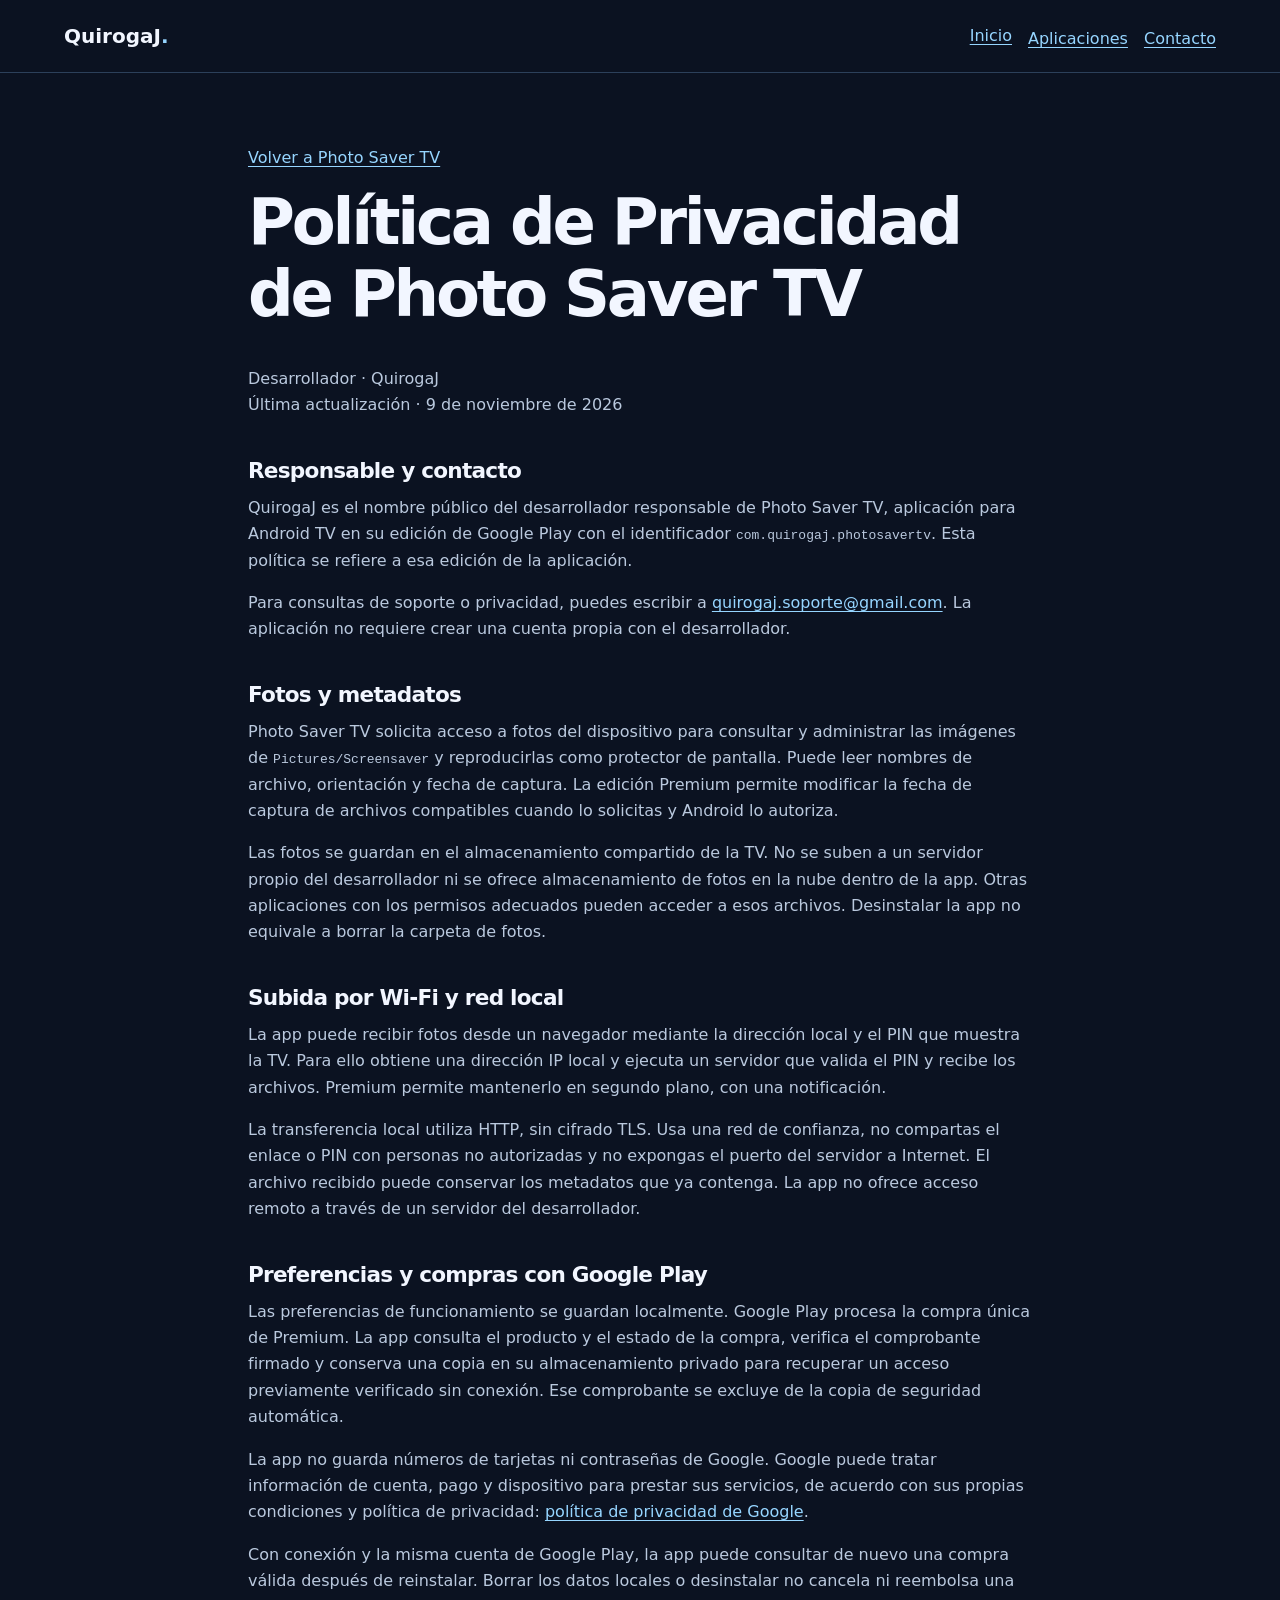
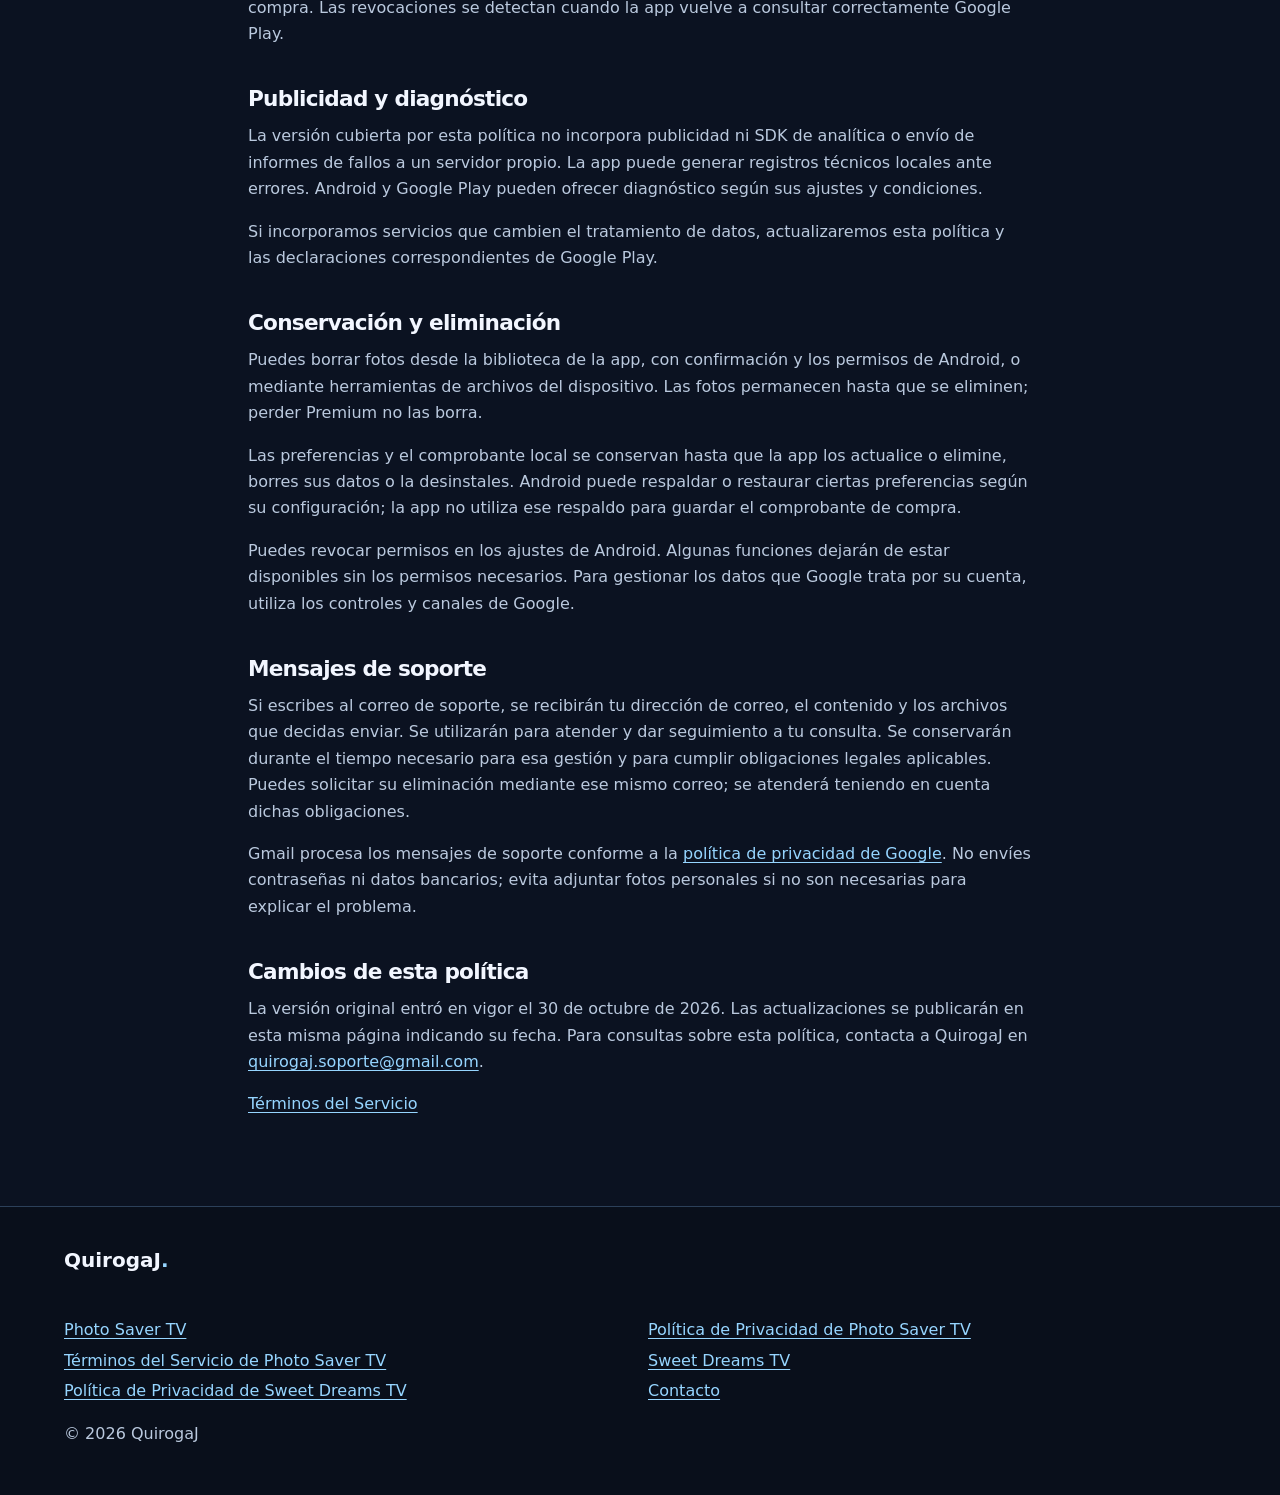
<file: photo-saver/privacidad/index.html>
<!doctype html>
<html lang="es">
<head>
  <meta charset="utf-8">
  <meta name="viewport" content="width=device-width, initial-scale=1">
  <title>Política de Privacidad de Photo Saver TV · QuirogaJ</title>
  <meta name="description" content="Cómo Photo Saver TV trata las fotos y sus metadatos, las transferencias por Wi-Fi, los datos de compra y los mensajes de soporte.">
  <link rel="canonical" href="https://quirogajqa.github.io/photo-saver/privacidad/">
  <meta property="og:type" content="website">
  <meta property="og:site_name" content="QuirogaJ">
  <meta property="og:title" content="Política de Privacidad de Photo Saver TV · QuirogaJ">
  <meta property="og:description" content="Cómo Photo Saver TV trata las fotos y sus metadatos, las transferencias por Wi-Fi, los datos de compra y los mensajes de soporte.">
  <meta property="og:url" content="https://quirogajqa.github.io/photo-saver/privacidad/">
  <link rel="icon" type="image/svg+xml" href="../../assets/icons/favicon.svg">
  <link rel="stylesheet" href="../../css/styles.css">
  <style>
    .photo-saver a, .photo-saver code { overflow-wrap: anywhere; }
    .photo-saver > section { margin-top: 2.5rem; }
    .photo-saver .lead { max-width: 58ch; font-size: 1.15rem; }
    .photo-saver .card-body > :last-child { margin-bottom: 0; }
    .photo-saver figcaption { background: var(--panel); }
  </style>
</head>
<body>
  <a class="skip" href="#contenido">Saltar al contenido</a>
  <header class="site-header">
    <div class="wrap bar">
      <a class="brand" href="../../">QuirogaJ<span aria-hidden="true">.</span></a>
      <nav aria-label="Navegación principal">
        <ul>
          <li><a href="../../">Inicio</a></li>
          <li><a href="../../#aplicaciones">Aplicaciones</a></li>
          <li><a href="../../#contacto">Contacto</a></li>
        </ul>
      </nav>
    </div>
  </header>
  <main id="contenido" tabindex="-1">
    <article class="wrap section photo-saver prose">
      <p><a href="../">Volver a Photo Saver TV</a></p>
      <h1>Política de Privacidad de Photo Saver TV</h1>
      <p>Desarrollador · QuirogaJ<br>Última actualización · <time datetime="2026-11-09">9 de noviembre de 2026</time></p>

      <section id="responsable">
        <h2>Responsable y contacto</h2>
        <p>QuirogaJ es el nombre público del desarrollador responsable de Photo Saver TV, aplicación para Android TV en su edición de Google Play con el identificador <code>com.quirogaj.photosavertv</code>. Esta política se refiere a esa edición de la aplicación.</p>
        <p>Para consultas de soporte o privacidad, puedes escribir a <a href="mailto:quirogaj.soporte@gmail.com">quirogaj.soporte@gmail.com</a>. La aplicación no requiere crear una cuenta propia con el desarrollador.</p>
      </section>

      <section id="fotos">
        <h2>Fotos y metadatos</h2>
        <p>Photo Saver TV solicita acceso a fotos del dispositivo para consultar y administrar las imágenes de <code>Pictures/Screensaver</code> y reproducirlas como protector de pantalla. Puede leer nombres de archivo, orientación y fecha de captura. La edición Premium permite modificar la fecha de captura de archivos compatibles cuando lo solicitas y Android lo autoriza.</p>
        <p>Las fotos se guardan en el almacenamiento compartido de la TV. No se suben a un servidor propio del desarrollador ni se ofrece almacenamiento de fotos en la nube dentro de la app. Otras aplicaciones con los permisos adecuados pueden acceder a esos archivos. Desinstalar la app no equivale a borrar la carpeta de fotos.</p>
      </section>

      <section id="red-local">
        <h2>Subida por Wi-Fi y red local</h2>
        <p>La app puede recibir fotos desde un navegador mediante la dirección local y el PIN que muestra la TV. Para ello obtiene una dirección IP local y ejecuta un servidor que valida el PIN y recibe los archivos. Premium permite mantenerlo en segundo plano, con una notificación.</p>
        <p>La transferencia local utiliza HTTP, sin cifrado TLS. Usa una red de confianza, no compartas el enlace o PIN con personas no autorizadas y no expongas el puerto del servidor a Internet. El archivo recibido puede conservar los metadatos que ya contenga. La app no ofrece acceso remoto a través de un servidor del desarrollador.</p>
      </section>

      <section id="compras">
        <h2>Preferencias y compras con Google Play</h2>
        <p>Las preferencias de funcionamiento se guardan localmente. Google Play procesa la compra única de Premium. La app consulta el producto y el estado de la compra, verifica el comprobante firmado y conserva una copia en su almacenamiento privado para recuperar un acceso previamente verificado sin conexión. Ese comprobante se excluye de la copia de seguridad automática.</p>
        <p>La app no guarda números de tarjetas ni contraseñas de Google. Google puede tratar información de cuenta, pago y dispositivo para prestar sus servicios, de acuerdo con sus propias condiciones y política de privacidad: <a href="https://policies.google.com/privacy" rel="noreferrer">política de privacidad de Google</a>.</p>
        <p>Con conexión y la misma cuenta de Google Play, la app puede consultar de nuevo una compra válida después de reinstalar. Borrar los datos locales o desinstalar no cancela ni reembolsa una compra. Las revocaciones se detectan cuando la app vuelve a consultar correctamente Google Play.</p>
      </section>

      <section id="diagnostico">
        <h2>Publicidad y diagnóstico</h2>
        <p>La versión cubierta por esta política no incorpora publicidad ni SDK de analítica o envío de informes de fallos a un servidor propio. La app puede generar registros técnicos locales ante errores. Android y Google Play pueden ofrecer diagnóstico según sus ajustes y condiciones.</p>
        <p>Si incorporamos servicios que cambien el tratamiento de datos, actualizaremos esta política y las declaraciones correspondientes de Google Play.</p>
      </section>

      <section id="eliminacion">
        <h2>Conservación y eliminación</h2>
        <p>Puedes borrar fotos desde la biblioteca de la app, con confirmación y los permisos de Android, o mediante herramientas de archivos del dispositivo. Las fotos permanecen hasta que se eliminen; perder Premium no las borra.</p>
        <p>Las preferencias y el comprobante local se conservan hasta que la app los actualice o elimine, borres sus datos o la desinstales. Android puede respaldar o restaurar ciertas preferencias según su configuración; la app no utiliza ese respaldo para guardar el comprobante de compra.</p>
        <p>Puedes revocar permisos en los ajustes de Android. Algunas funciones dejarán de estar disponibles sin los permisos necesarios. Para gestionar los datos que Google trata por su cuenta, utiliza los controles y canales de Google.</p>
      </section>

      <section id="soporte">
        <h2>Mensajes de soporte</h2>
        <p>Si escribes al correo de soporte, se recibirán tu dirección de correo, el contenido y los archivos que decidas enviar. Se utilizarán para atender y dar seguimiento a tu consulta. Se conservarán durante el tiempo necesario para esa gestión y para cumplir obligaciones legales aplicables. Puedes solicitar su eliminación mediante ese mismo correo; se atenderá teniendo en cuenta dichas obligaciones.</p>
        <p>Gmail procesa los mensajes de soporte conforme a la <a href="https://policies.google.com/privacy">política de privacidad de Google</a>. No envíes contraseñas ni datos bancarios; evita adjuntar fotos personales si no son necesarias para explicar el problema.</p>
      </section>

      <section id="cambios">
        <h2>Cambios de esta política</h2>
        <p>La versión original entró en vigor el 30 de octubre de 2026. Las actualizaciones se publicarán en esta misma página indicando su fecha. Para consultas sobre esta política, contacta a QuirogaJ en <a href="mailto:quirogaj.soporte@gmail.com">quirogaj.soporte@gmail.com</a>.</p>
      </section>

      <p><a href="../terminos/">Términos del Servicio</a></p>
    </article>
  </main>
  <footer class="site-footer">
    <div class="wrap">
      <p class="brand">QuirogaJ<span aria-hidden="true">.</span></p>
      <ul class="footer-links">
        <li><a href="../../photo-saver/">Photo Saver TV</a></li>
        <li><a href="../../photo-saver/privacidad/">Política de Privacidad de Photo Saver TV</a></li>
        <li><a href="../../photo-saver/terminos/">Términos del Servicio de Photo Saver TV</a></li>
        <li><a href="../../sweet-dreams-tv/">Sweet Dreams TV</a></li>
        <li><a href="../../sweet-dreams-tv/privacidad/">Política de Privacidad de Sweet Dreams TV</a></li>
        <li><a href="../../#contacto">Contacto</a></li>
      </ul>
      <p>© 2026 QuirogaJ</p>
    </div>
  </footer>
</body>
</html>
</file>
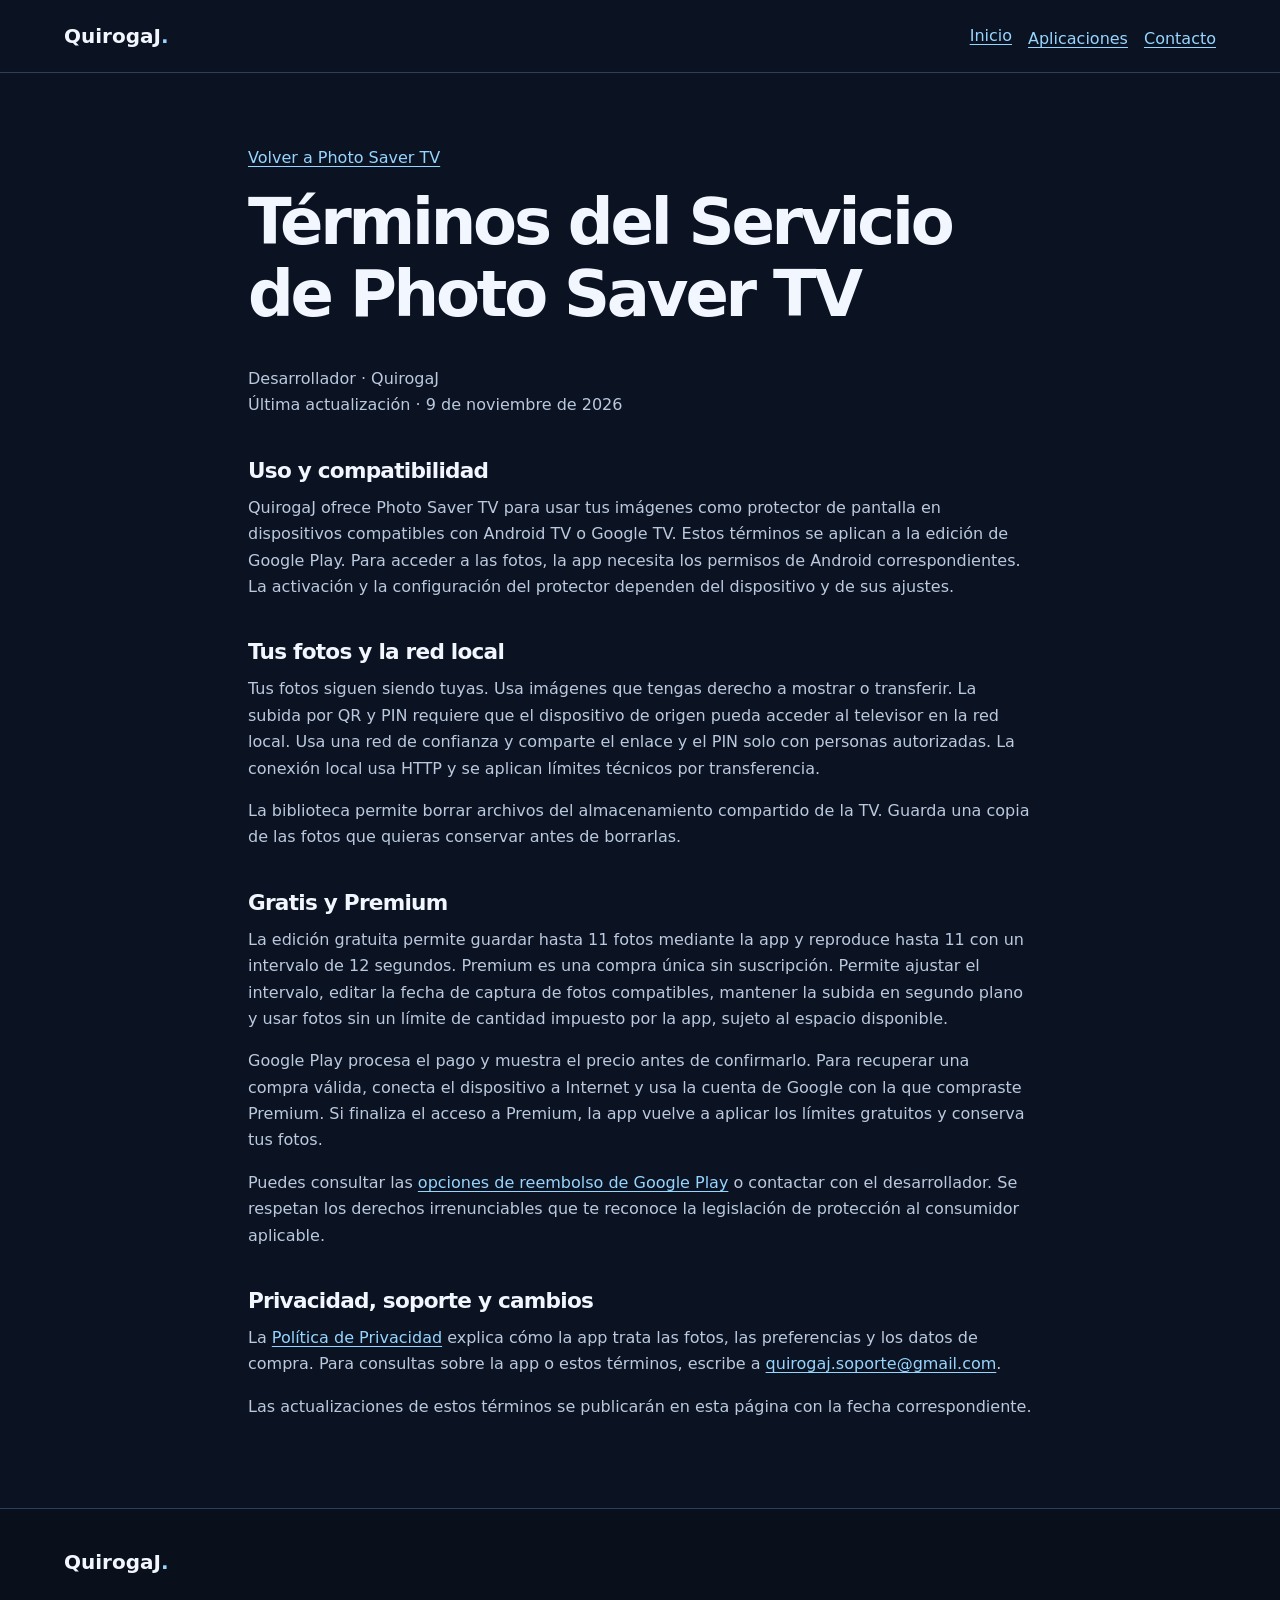
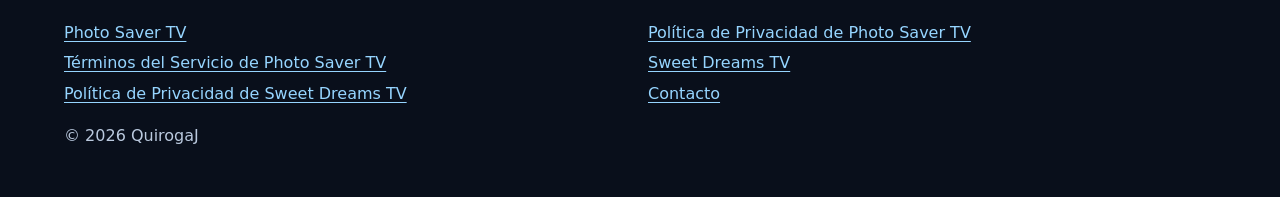
<file: photo-saver/terminos/index.html>
<!doctype html>
<html lang="es">
<head>
  <meta charset="utf-8">
  <meta name="viewport" content="width=device-width, initial-scale=1">
  <title>Términos del Servicio de Photo Saver TV · QuirogaJ</title>
  <meta name="description" content="Términos del Servicio de Photo Saver TV para Android TV, incluidas la transferencia local de fotos y la compra de Premium.">
  <link rel="canonical" href="https://quirogajqa.github.io/photo-saver/terminos/">
  <meta property="og:type" content="website">
  <meta property="og:site_name" content="QuirogaJ">
  <meta property="og:title" content="Términos del Servicio de Photo Saver TV · QuirogaJ">
  <meta property="og:description" content="Términos del Servicio de Photo Saver TV para Android TV, incluidas la transferencia local de fotos y la compra de Premium.">
  <meta property="og:url" content="https://quirogajqa.github.io/photo-saver/terminos/">
  <link rel="icon" type="image/svg+xml" href="../../assets/icons/favicon.svg">
  <link rel="stylesheet" href="../../css/styles.css">
  <style>
    .photo-saver a, .photo-saver code { overflow-wrap: anywhere; }
    .photo-saver > section { margin-top: 2.5rem; }
    .photo-saver .lead { max-width: 58ch; font-size: 1.15rem; }
    .photo-saver .card-body > :last-child { margin-bottom: 0; }
    .photo-saver figcaption { background: var(--panel); }
  </style>
</head>
<body>
  <a class="skip" href="#contenido">Saltar al contenido</a>
  <header class="site-header">
    <div class="wrap bar">
      <a class="brand" href="../../">QuirogaJ<span aria-hidden="true">.</span></a>
      <nav aria-label="Navegación principal">
        <ul>
          <li><a href="../../">Inicio</a></li>
          <li><a href="../../#aplicaciones">Aplicaciones</a></li>
          <li><a href="../../#contacto">Contacto</a></li>
        </ul>
      </nav>
    </div>
  </header>
  <main id="contenido" tabindex="-1">
    <article class="wrap section photo-saver prose">
      <p><a href="../">Volver a Photo Saver TV</a></p>
      <h1>Términos del Servicio de Photo Saver TV</h1>
      <p>Desarrollador · QuirogaJ<br>Última actualización · <time datetime="2026-11-09">9 de noviembre de 2026</time></p>

      <section>
        <h2>Uso y compatibilidad</h2>
        <p>QuirogaJ ofrece Photo Saver TV para usar tus imágenes como protector de pantalla en dispositivos compatibles con Android TV o Google TV. Estos términos se aplican a la edición de Google Play. Para acceder a las fotos, la app necesita los permisos de Android correspondientes. La activación y la configuración del protector dependen del dispositivo y de sus ajustes.</p>
      </section>

      <section>
        <h2>Tus fotos y la red local</h2>
        <p>Tus fotos siguen siendo tuyas. Usa imágenes que tengas derecho a mostrar o transferir. La subida por QR y PIN requiere que el dispositivo de origen pueda acceder al televisor en la red local. Usa una red de confianza y comparte el enlace y el PIN solo con personas autorizadas. La conexión local usa HTTP y se aplican límites técnicos por transferencia.</p>
        <p>La biblioteca permite borrar archivos del almacenamiento compartido de la TV. Guarda una copia de las fotos que quieras conservar antes de borrarlas.</p>
      </section>

      <section>
        <h2>Gratis y Premium</h2>
        <p>La edición gratuita permite guardar hasta 11 fotos mediante la app y reproduce hasta 11 con un intervalo de 12 segundos. Premium es una compra única sin suscripción. Permite ajustar el intervalo, editar la fecha de captura de fotos compatibles, mantener la subida en segundo plano y usar fotos sin un límite de cantidad impuesto por la app, sujeto al espacio disponible.</p>
        <p>Google Play procesa el pago y muestra el precio antes de confirmarlo. Para recuperar una compra válida, conecta el dispositivo a Internet y usa la cuenta de Google con la que compraste Premium. Si finaliza el acceso a Premium, la app vuelve a aplicar los límites gratuitos y conserva tus fotos.</p>
        <p>Puedes consultar las <a href="https://support.google.com/googleplay/answer/2479637?hl=es">opciones de reembolso de Google Play</a> o contactar con el desarrollador. Se respetan los derechos irrenunciables que te reconoce la legislación de protección al consumidor aplicable.</p>
      </section>

      <section>
        <h2>Privacidad, soporte y cambios</h2>
        <p>La <a href="../privacidad/">Política de Privacidad</a> explica cómo la app trata las fotos, las preferencias y los datos de compra. Para consultas sobre la app o estos términos, escribe a <a href="mailto:quirogaj.soporte@gmail.com">quirogaj.soporte@gmail.com</a>.</p>
        <p>Las actualizaciones de estos términos se publicarán en esta página con la fecha correspondiente.</p>
      </section>
    </article>
  </main>
  <footer class="site-footer">
    <div class="wrap">
      <p class="brand">QuirogaJ<span aria-hidden="true">.</span></p>
      <ul class="footer-links">
        <li><a href="../../photo-saver/">Photo Saver TV</a></li>
        <li><a href="../../photo-saver/privacidad/">Política de Privacidad de Photo Saver TV</a></li>
        <li><a href="../../photo-saver/terminos/">Términos del Servicio de Photo Saver TV</a></li>
        <li><a href="../../sweet-dreams-tv/">Sweet Dreams TV</a></li>
        <li><a href="../../sweet-dreams-tv/privacidad/">Política de Privacidad de Sweet Dreams TV</a></li>
        <li><a href="../../#contacto">Contacto</a></li>
      </ul>
      <p>© 2026 QuirogaJ</p>
    </div>
  </footer>
</body>
</html>
</file>
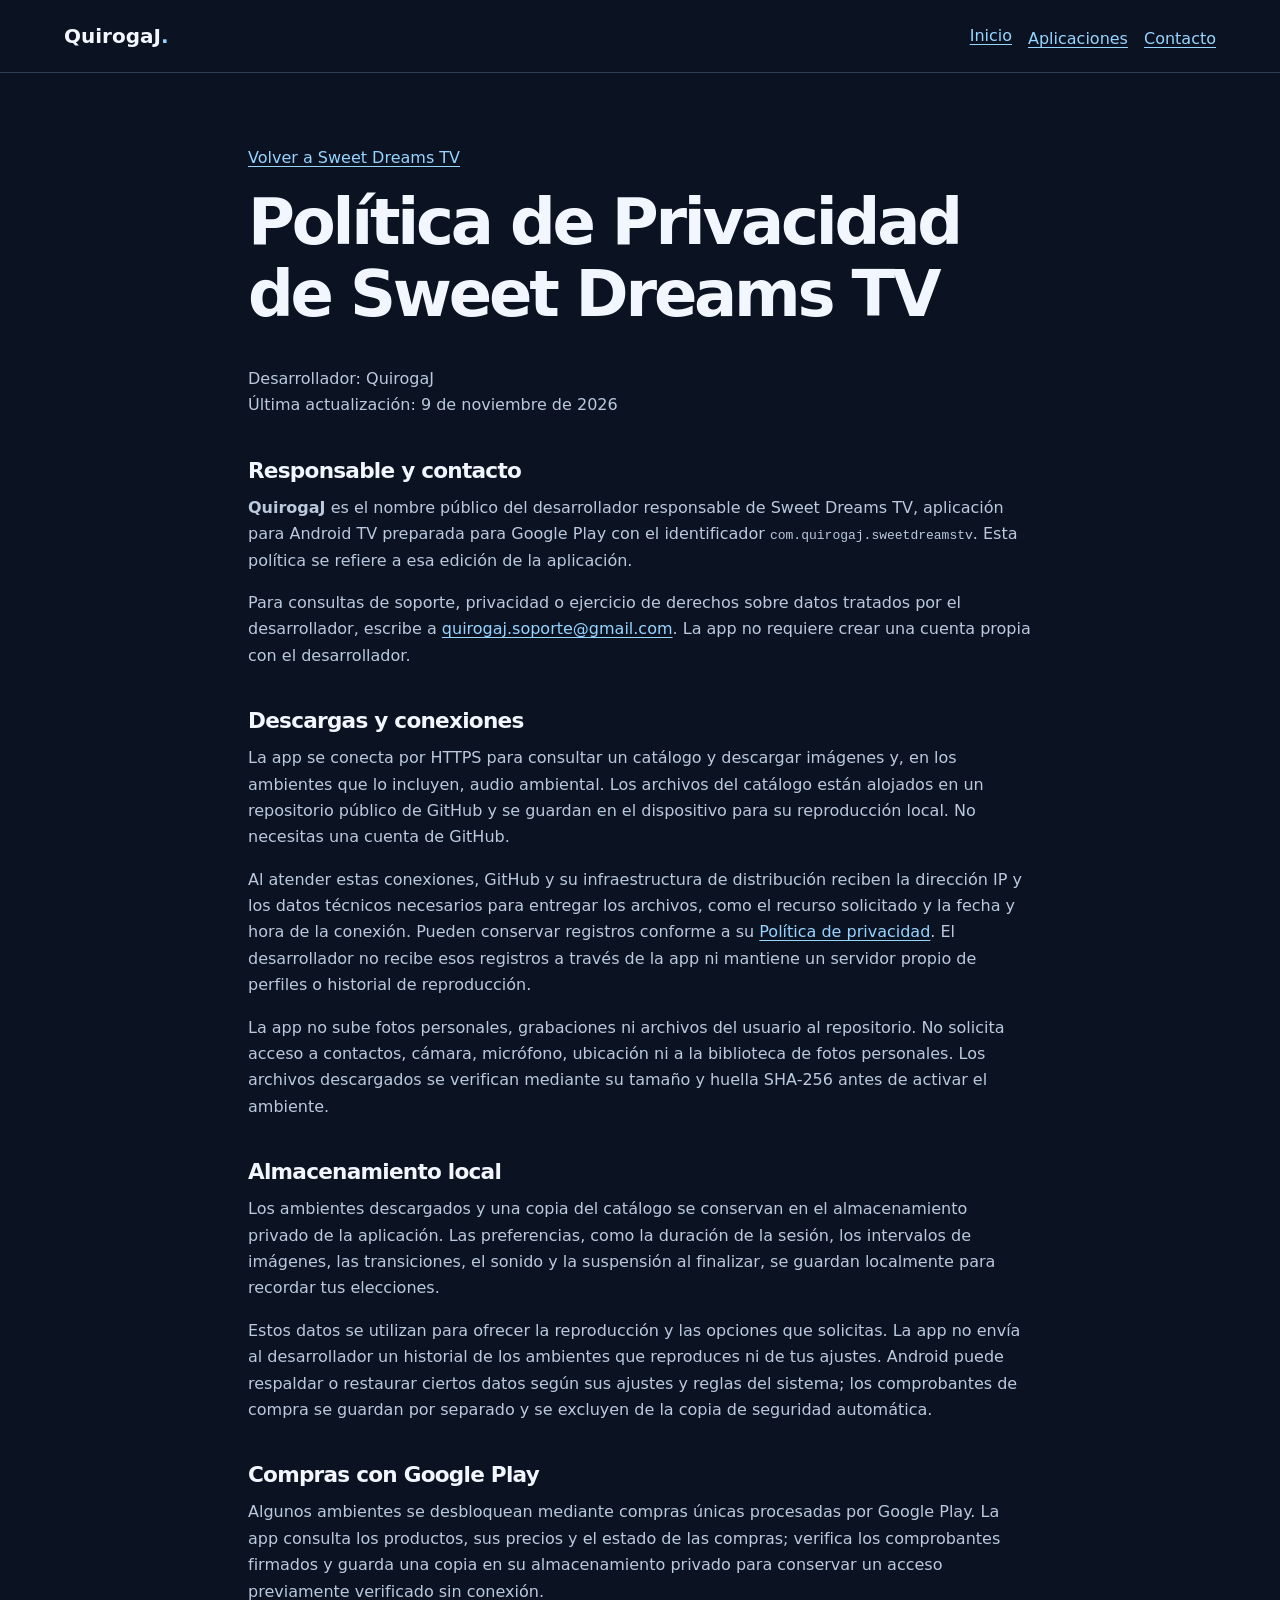
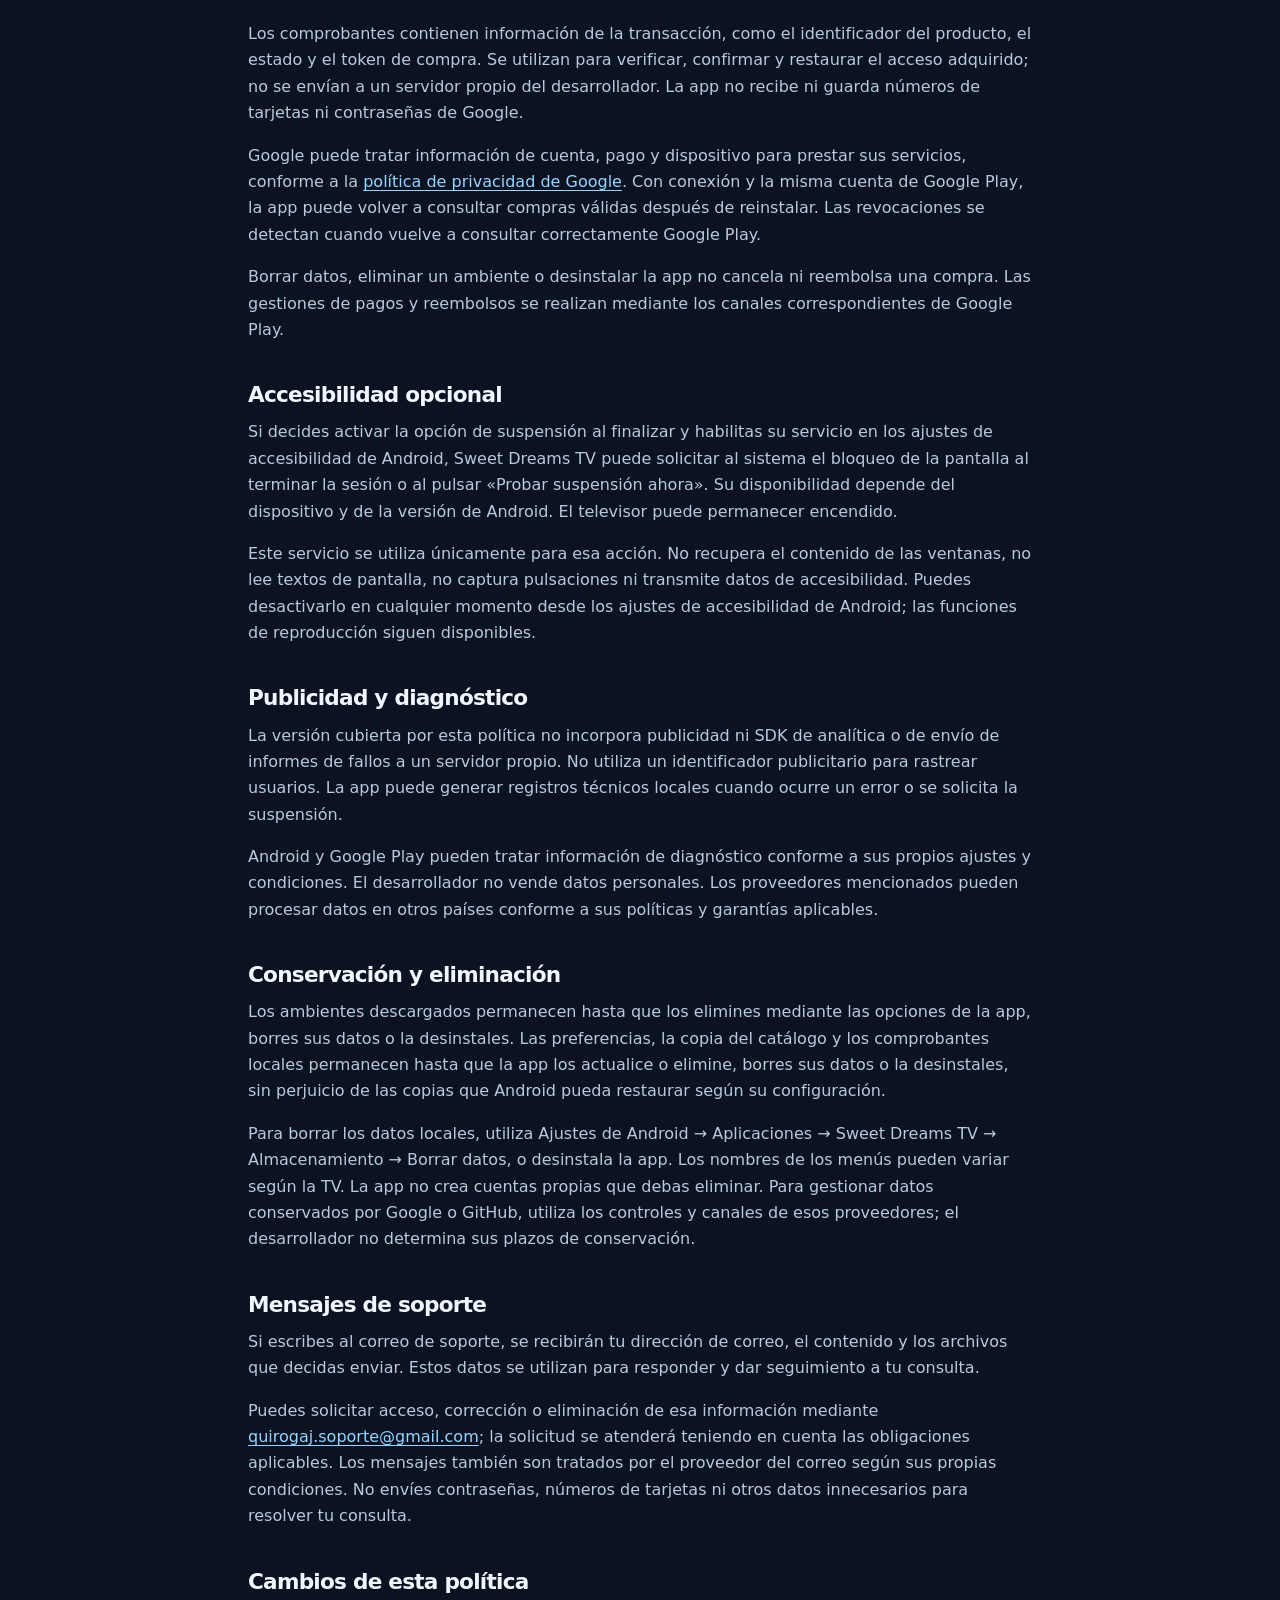
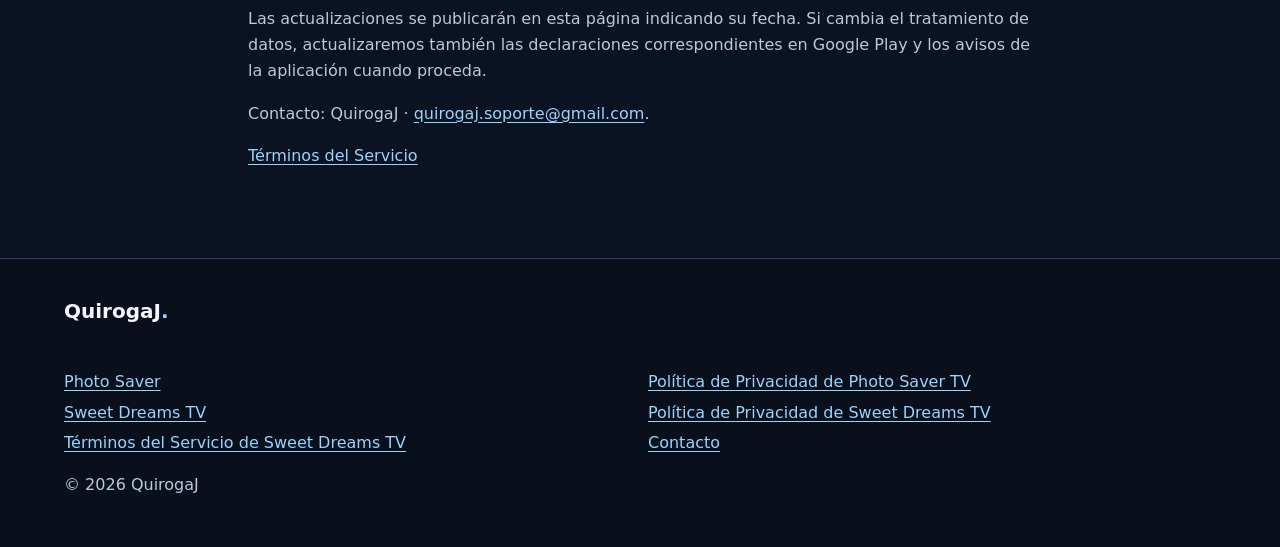
<file: sweet-dreams-tv/privacidad/index.html>
<!doctype html>
<html lang="es">
<head>
  <meta charset="utf-8">
  <meta name="viewport" content="width=device-width, initial-scale=1">
  <title>Política de Privacidad de Sweet Dreams TV · QuirogaJ</title>
  <meta name="description" content="Cómo Sweet Dreams TV usa las descargas, las preferencias locales, los comprobantes de compra y el servicio opcional de accesibilidad.">
  <link rel="canonical" href="https://quirogajqa.github.io/sweet-dreams-tv/privacidad/">
  <meta property="og:type" content="website">
  <meta property="og:site_name" content="QuirogaJ">
  <meta property="og:title" content="Política de Privacidad de Sweet Dreams TV · QuirogaJ">
  <meta property="og:description" content="Cómo Sweet Dreams TV usa las descargas, las preferencias locales, los comprobantes de compra y el servicio opcional de accesibilidad.">
  <meta property="og:url" content="https://quirogajqa.github.io/sweet-dreams-tv/privacidad/">
  <link rel="icon" type="image/svg+xml" href="../../assets/icons/favicon.svg">
  <link rel="stylesheet" href="../../css/styles.css">
  <style>
    .sweet-dreams a { overflow-wrap: anywhere; }
    .sweet-dreams > section { margin-top: 2.5rem; }
    .sweet-dreams .lead { max-width: 59ch; font-size: 1.15rem; }
    .sweet-dreams .gallery img { background: var(--panel); }
  </style>
</head>
<body>
  <a class="skip" href="#contenido">Saltar al contenido</a>
  <header class="site-header">
    <div class="wrap bar">
      <a class="brand" href="../../">QuirogaJ<span aria-hidden="true">.</span></a>
      <nav aria-label="Navegación principal">
        <ul>
          <li><a href="../../">Inicio</a></li>
          <li><a href="../../#aplicaciones">Aplicaciones</a></li>
          <li><a href="../../#contacto">Contacto</a></li>
        </ul>
      </nav>
    </div>
  </header>
  <main id="contenido" tabindex="-1">
    <article class="wrap section prose sweet-dreams">
      <p><a href="../">Volver a Sweet Dreams TV</a></p>
      <h1>Política de Privacidad de Sweet Dreams TV</h1>
      <p>Desarrollador: QuirogaJ<br>Última actualización: <time datetime="2026-11-09">9 de noviembre de 2026</time></p>
      <section id="responsable"><h2>Responsable y contacto</h2><p><strong>QuirogaJ</strong> es el nombre público del desarrollador responsable de Sweet Dreams TV, aplicación para Android TV preparada para Google Play con el identificador <code>com.quirogaj.sweetdreamstv</code>. Esta política se refiere a esa edición de la aplicación.</p><p>Para consultas de soporte, privacidad o ejercicio de derechos sobre datos tratados por el desarrollador, escribe a <a href="mailto:quirogaj.soporte@gmail.com">quirogaj.soporte@gmail.com</a>. La app no requiere crear una cuenta propia con el desarrollador.</p></section>
      <section id="descargas"><h2>Descargas y conexiones</h2><p>La app se conecta por HTTPS para consultar un catálogo y descargar imágenes y, en los ambientes que lo incluyen, audio ambiental. Los archivos del catálogo están alojados en un repositorio público de GitHub y se guardan en el dispositivo para su reproducción local. No necesitas una cuenta de GitHub.</p><p>Al atender estas conexiones, GitHub y su infraestructura de distribución reciben la dirección IP y los datos técnicos necesarios para entregar los archivos, como el recurso solicitado y la fecha y hora de la conexión. Pueden conservar registros conforme a su <a href="https://docs.github.com/en/site-policy/privacy-policies/github-general-privacy-statement">Política de privacidad</a>. El desarrollador no recibe esos registros a través de la app ni mantiene un servidor propio de perfiles o historial de reproducción.</p><p>La app no sube fotos personales, grabaciones ni archivos del usuario al repositorio. No solicita acceso a contactos, cámara, micrófono, ubicación ni a la biblioteca de fotos personales. Los archivos descargados se verifican mediante su tamaño y huella SHA-256 antes de activar el ambiente.</p></section>
      <section id="local"><h2>Almacenamiento local</h2><p>Los ambientes descargados y una copia del catálogo se conservan en el almacenamiento privado de la aplicación. Las preferencias, como la duración de la sesión, los intervalos de imágenes, las transiciones, el sonido y la suspensión al finalizar, se guardan localmente para recordar tus elecciones.</p><p>Estos datos se utilizan para ofrecer la reproducción y las opciones que solicitas. La app no envía al desarrollador un historial de los ambientes que reproduces ni de tus ajustes. Android puede respaldar o restaurar ciertos datos según sus ajustes y reglas del sistema; los comprobantes de compra se guardan por separado y se excluyen de la copia de seguridad automática.</p></section>
      <section id="compras"><h2>Compras con Google Play</h2><p>Algunos ambientes se desbloquean mediante compras únicas procesadas por Google Play. La app consulta los productos, sus precios y el estado de las compras; verifica los comprobantes firmados y guarda una copia en su almacenamiento privado para conservar un acceso previamente verificado sin conexión.</p><p>Los comprobantes contienen información de la transacción, como el identificador del producto, el estado y el token de compra. Se utilizan para verificar, confirmar y restaurar el acceso adquirido; no se envían a un servidor propio del desarrollador. La app no recibe ni guarda números de tarjetas ni contraseñas de Google.</p><p>Google puede tratar información de cuenta, pago y dispositivo para prestar sus servicios, conforme a la <a href="https://policies.google.com/privacy">política de privacidad de Google</a>. Con conexión y la misma cuenta de Google Play, la app puede volver a consultar compras válidas después de reinstalar. Las revocaciones se detectan cuando vuelve a consultar correctamente Google Play.</p><p>Borrar datos, eliminar un ambiente o desinstalar la app no cancela ni reembolsa una compra. Las gestiones de pagos y reembolsos se realizan mediante los canales correspondientes de Google Play.</p></section>
      <section id="accesibilidad"><h2>Accesibilidad opcional</h2><p>Si decides activar la opción de suspensión al finalizar y habilitas su servicio en los ajustes de accesibilidad de Android, Sweet Dreams TV puede solicitar al sistema el bloqueo de la pantalla al terminar la sesión o al pulsar «Probar suspensión ahora». Su disponibilidad depende del dispositivo y de la versión de Android. El televisor puede permanecer encendido.</p><p>Este servicio se utiliza únicamente para esa acción. No recupera el contenido de las ventanas, no lee textos de pantalla, no captura pulsaciones ni transmite datos de accesibilidad. Puedes desactivarlo en cualquier momento desde los ajustes de accesibilidad de Android; las funciones de reproducción siguen disponibles.</p></section>
      <section id="diagnostico"><h2>Publicidad y diagnóstico</h2><p>La versión cubierta por esta política no incorpora publicidad ni SDK de analítica o de envío de informes de fallos a un servidor propio. No utiliza un identificador publicitario para rastrear usuarios. La app puede generar registros técnicos locales cuando ocurre un error o se solicita la suspensión.</p><p>Android y Google Play pueden tratar información de diagnóstico conforme a sus propios ajustes y condiciones. El desarrollador no vende datos personales. Los proveedores mencionados pueden procesar datos en otros países conforme a sus políticas y garantías aplicables.</p></section>
      <section id="eliminacion"><h2>Conservación y eliminación</h2><p>Los ambientes descargados permanecen hasta que los elimines mediante las opciones de la app, borres sus datos o la desinstales. Las preferencias, la copia del catálogo y los comprobantes locales permanecen hasta que la app los actualice o elimine, borres sus datos o la desinstales, sin perjuicio de las copias que Android pueda restaurar según su configuración.</p><p>Para borrar los datos locales, utiliza Ajustes de Android → Aplicaciones → Sweet Dreams TV → Almacenamiento → Borrar datos, o desinstala la app. Los nombres de los menús pueden variar según la TV. La app no crea cuentas propias que debas eliminar. Para gestionar datos conservados por Google o GitHub, utiliza los controles y canales de esos proveedores; el desarrollador no determina sus plazos de conservación.</p></section>
      <section id="soporte"><h2>Mensajes de soporte</h2><p>Si escribes al correo de soporte, se recibirán tu dirección de correo, el contenido y los archivos que decidas enviar. Estos datos se utilizan para responder y dar seguimiento a tu consulta.</p><p>Puedes solicitar acceso, corrección o eliminación de esa información mediante <a href="mailto:quirogaj.soporte@gmail.com">quirogaj.soporte@gmail.com</a>; la solicitud se atenderá teniendo en cuenta las obligaciones aplicables. Los mensajes también son tratados por el proveedor del correo según sus propias condiciones. No envíes contraseñas, números de tarjetas ni otros datos innecesarios para resolver tu consulta.</p></section>
      <section id="cambios"><h2>Cambios de esta política</h2><p>Las actualizaciones se publicarán en esta página indicando su fecha. Si cambia el tratamiento de datos, actualizaremos también las declaraciones correspondientes en Google Play y los avisos de la aplicación cuando proceda.</p><p>Contacto: QuirogaJ · <a href="mailto:quirogaj.soporte@gmail.com">quirogaj.soporte@gmail.com</a>.</p></section>
      <p><a href="../terminos/">Términos del Servicio</a></p>
    </article>
  </main>
  <footer class="site-footer">
    <div class="wrap">
      <p class="brand">QuirogaJ<span aria-hidden="true">.</span></p>
      <ul class="footer-links">
        <li><a href="../../photo-saver/">Photo Saver</a></li>
        <li><a href="../../photo-saver/privacidad/">Política de Privacidad de Photo Saver TV</a></li>
        <li><a href="../../sweet-dreams-tv/">Sweet Dreams TV</a></li>
        <li><a href="../../sweet-dreams-tv/privacidad/">Política de Privacidad de Sweet Dreams TV</a></li>
        <li><a href="../../sweet-dreams-tv/terminos/">Términos del Servicio de Sweet Dreams TV</a></li>
        <li><a href="../../#contacto">Contacto</a></li>
      </ul>
      <p>© 2026 QuirogaJ</p>
    </div>
  </footer>
</body>
</html>
</file>
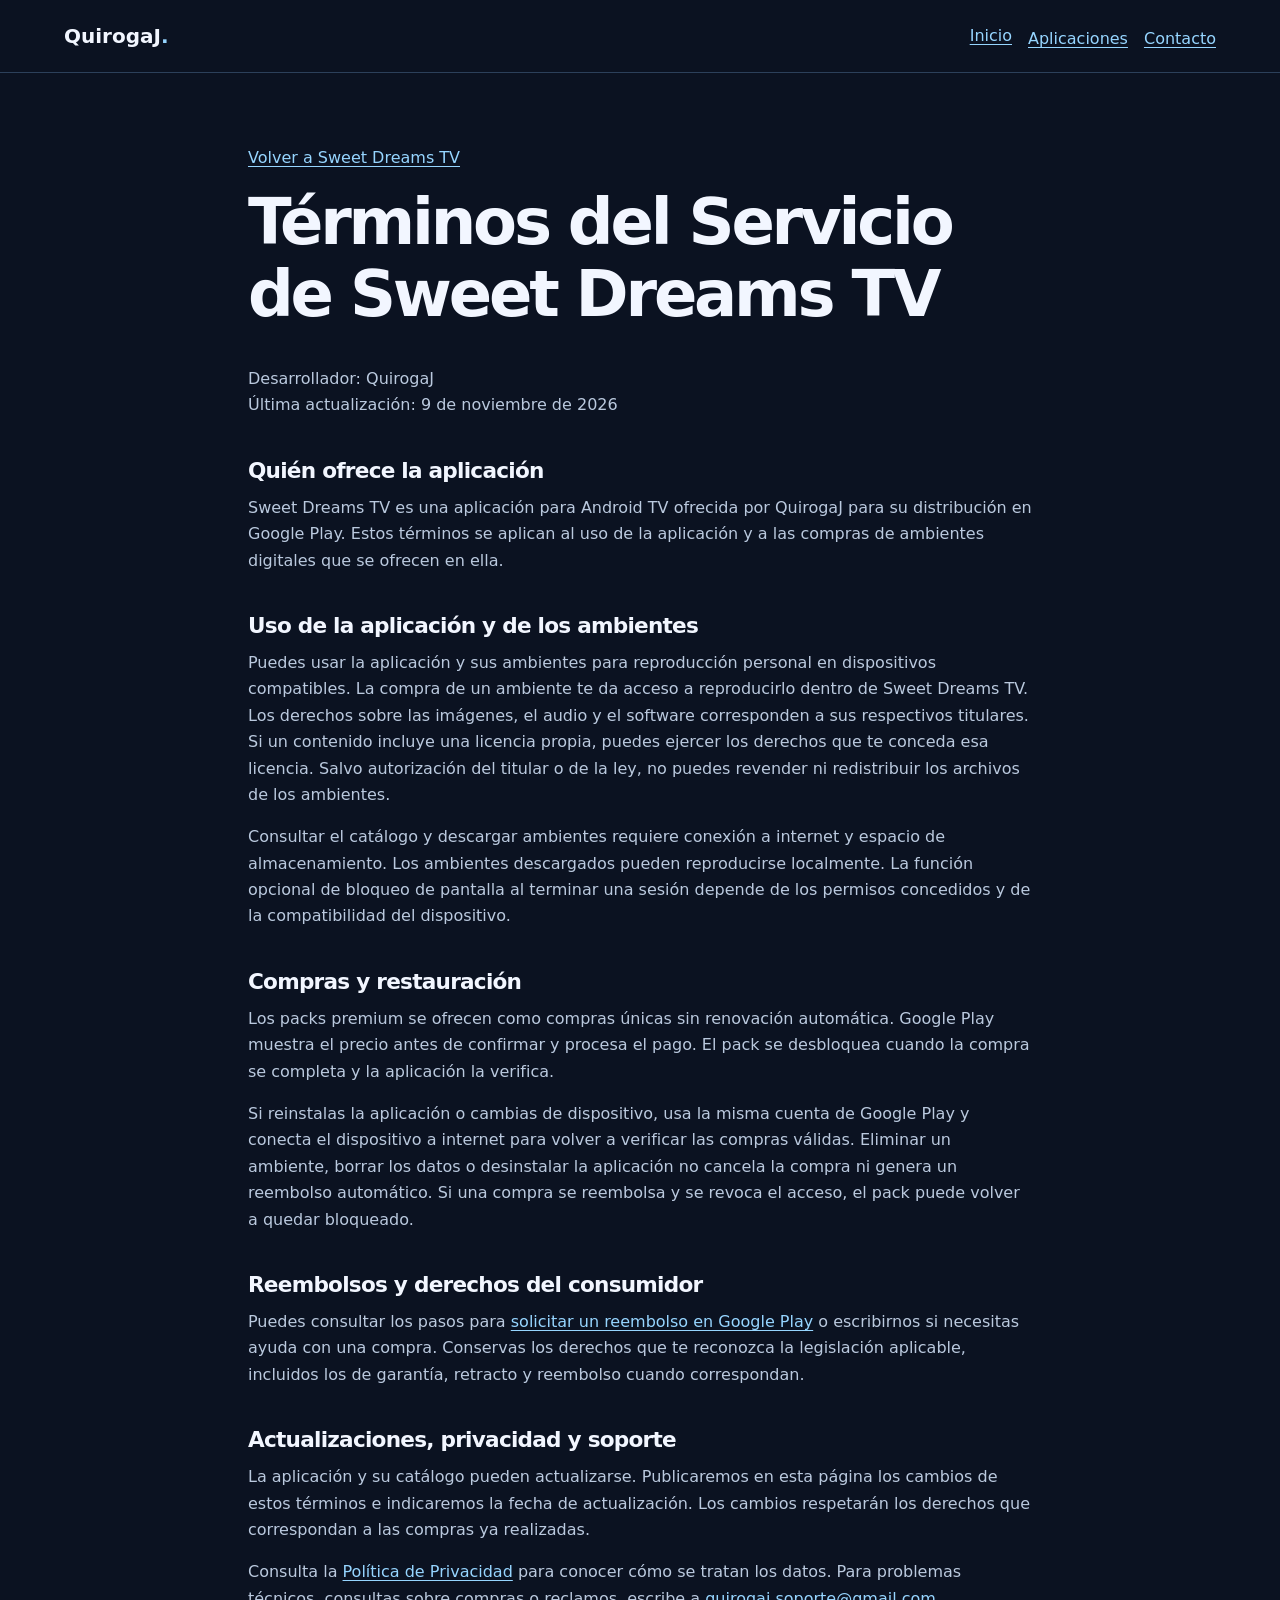
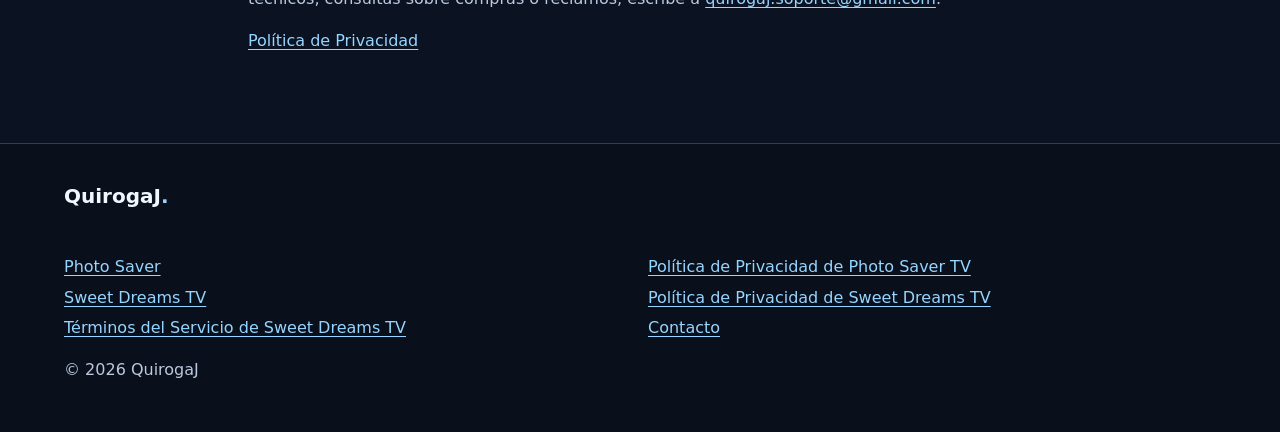
<file: sweet-dreams-tv/terminos/index.html>
<!doctype html>
<html lang="es">
<head>
  <meta charset="utf-8">
  <meta name="viewport" content="width=device-width, initial-scale=1">
  <title>Términos del Servicio de Sweet Dreams TV · QuirogaJ</title>
  <meta name="description" content="Condiciones de uso de Sweet Dreams TV para Android TV: licencias, compras únicas, restauración, reembolsos y soporte.">
  <link rel="canonical" href="https://quirogajqa.github.io/sweet-dreams-tv/terminos/">
  <meta property="og:type" content="website">
  <meta property="og:site_name" content="QuirogaJ">
  <meta property="og:title" content="Términos del Servicio de Sweet Dreams TV · QuirogaJ">
  <meta property="og:description" content="Condiciones de uso de Sweet Dreams TV para Android TV: licencias, compras únicas, restauración, reembolsos y soporte.">
  <meta property="og:url" content="https://quirogajqa.github.io/sweet-dreams-tv/terminos/">
  <link rel="icon" type="image/svg+xml" href="../../assets/icons/favicon.svg">
  <link rel="stylesheet" href="../../css/styles.css">
  <style>
    .sweet-dreams a { overflow-wrap: anywhere; }
    .sweet-dreams > section { margin-top: 2.5rem; }
    .sweet-dreams .lead { max-width: 59ch; font-size: 1.15rem; }
    .sweet-dreams .gallery img { background: var(--panel); }
  </style>
</head>
<body>
  <a class="skip" href="#contenido">Saltar al contenido</a>
  <header class="site-header">
    <div class="wrap bar">
      <a class="brand" href="../../">QuirogaJ<span aria-hidden="true">.</span></a>
      <nav aria-label="Navegación principal">
        <ul>
          <li><a href="../../">Inicio</a></li>
          <li><a href="../../#aplicaciones">Aplicaciones</a></li>
          <li><a href="../../#contacto">Contacto</a></li>
        </ul>
      </nav>
    </div>
  </header>
  <main id="contenido" tabindex="-1">
    <article class="wrap section prose sweet-dreams">
      <p><a href="../">Volver a Sweet Dreams TV</a></p>
      <h1>Términos del Servicio de Sweet Dreams TV</h1>
      <p>Desarrollador: QuirogaJ<br>Última actualización: <time datetime="2026-11-09">9 de noviembre de 2026</time></p>
      <section><h2>Quién ofrece la aplicación</h2><p>Sweet Dreams TV es una aplicación para Android TV ofrecida por QuirogaJ para su distribución en Google Play. Estos términos se aplican al uso de la aplicación y a las compras de ambientes digitales que se ofrecen en ella.</p></section>
      <section><h2>Uso de la aplicación y de los ambientes</h2><p>Puedes usar la aplicación y sus ambientes para reproducción personal en dispositivos compatibles. La compra de un ambiente te da acceso a reproducirlo dentro de Sweet Dreams TV. Los derechos sobre las imágenes, el audio y el software corresponden a sus respectivos titulares. Si un contenido incluye una licencia propia, puedes ejercer los derechos que te conceda esa licencia. Salvo autorización del titular o de la ley, no puedes revender ni redistribuir los archivos de los ambientes.</p><p>Consultar el catálogo y descargar ambientes requiere conexión a internet y espacio de almacenamiento. Los ambientes descargados pueden reproducirse localmente. La función opcional de bloqueo de pantalla al terminar una sesión depende de los permisos concedidos y de la compatibilidad del dispositivo.</p></section>
      <section><h2>Compras y restauración</h2><p>Los packs premium se ofrecen como compras únicas sin renovación automática. Google Play muestra el precio antes de confirmar y procesa el pago. El pack se desbloquea cuando la compra se completa y la aplicación la verifica.</p><p>Si reinstalas la aplicación o cambias de dispositivo, usa la misma cuenta de Google Play y conecta el dispositivo a internet para volver a verificar las compras válidas. Eliminar un ambiente, borrar los datos o desinstalar la aplicación no cancela la compra ni genera un reembolso automático. Si una compra se reembolsa y se revoca el acceso, el pack puede volver a quedar bloqueado.</p></section>
      <section><h2>Reembolsos y derechos del consumidor</h2><p>Puedes consultar los pasos para <a href="https://support.google.com/googleplay/answer/2479637?hl=es">solicitar un reembolso en Google Play</a> o escribirnos si necesitas ayuda con una compra. Conservas los derechos que te reconozca la legislación aplicable, incluidos los de garantía, retracto y reembolso cuando correspondan.</p></section>
      <section><h2>Actualizaciones, privacidad y soporte</h2><p>La aplicación y su catálogo pueden actualizarse. Publicaremos en esta página los cambios de estos términos e indicaremos la fecha de actualización. Los cambios respetarán los derechos que correspondan a las compras ya realizadas.</p><p>Consulta la <a href="../privacidad/">Política de Privacidad</a> para conocer cómo se tratan los datos. Para problemas técnicos, consultas sobre compras o reclamos, escribe a <a href="mailto:quirogaj.soporte@gmail.com">quirogaj.soporte@gmail.com</a>.</p></section>
      <p><a href="../privacidad/">Política de Privacidad</a></p>
    </article>
  </main>
  <footer class="site-footer">
    <div class="wrap">
      <p class="brand">QuirogaJ<span aria-hidden="true">.</span></p>
      <ul class="footer-links">
        <li><a href="../../photo-saver/">Photo Saver</a></li>
        <li><a href="../../photo-saver/privacidad/">Política de Privacidad de Photo Saver TV</a></li>
        <li><a href="../../sweet-dreams-tv/">Sweet Dreams TV</a></li>
        <li><a href="../../sweet-dreams-tv/privacidad/">Política de Privacidad de Sweet Dreams TV</a></li>
        <li><a href="../../sweet-dreams-tv/terminos/">Términos del Servicio de Sweet Dreams TV</a></li>
        <li><a href="../../#contacto">Contacto</a></li>
      </ul>
      <p>© 2026 QuirogaJ</p>
    </div>
  </footer>
</body>
</html>
</file>
<file: css/styles.css>
:root {
  color-scheme: dark;
  --bg: #0b1221;
  --panel: #121e33;
  --border: #2c405a;
  --text: #f2f6ff;
  --muted: #bac9de;
  --accent: #96d5ff;
  font: 100%/1.65 system-ui, sans-serif;
}
*, *::before, *::after { box-sizing: border-box; }
body { margin: 0; background: var(--bg); color: var(--text); }
a { color: var(--accent); text-underline-offset: .2em; }
a:hover { color: white; }
:focus-visible { outline: 3px solid #ffdd8a; outline-offset: 5px; }
img { display: block; max-width: 100%; height: auto; }
h1, h2, h3 { line-height: 1.12; text-wrap: balance; margin: 0 0 .55em; }
h1 { font-size: clamp(2.55rem, 7vw, 5.5rem); letter-spacing: -.05em; }
h2 { font-size: clamp(1.65rem, 4vw, 2.65rem); letter-spacing: -.035em; }
h3 { font-size: 1.35rem; }
p { margin: 0 0 1em; color: var(--muted); }
li + li { margin-top: .4rem; }
.wrap { width: min(72rem, calc(100% - 2.5rem)); margin-inline: auto; }
.skip { position: absolute; inset: 1rem auto auto 1rem; z-index: 2; background: var(--bg); padding: .6rem; }
.skip:not(:focus) { clip-path: inset(50%); }
.site-header { border-bottom: 1px solid var(--border); }
.bar, nav ul, .actions, .card-title { display: flex; align-items: center; gap: 1rem; flex-wrap: wrap; }
.bar { justify-content: space-between; min-height: 4.5rem; padding-block: .65rem; }
nav ul { list-style: none; padding: 0; margin: 0; }
nav a, .brand { display: inline-block; padding-block: .3rem; }
.brand { color: var(--text); font-size: 1.25rem; font-weight: 800; text-decoration: none; }
.brand span { color: var(--accent); }
.hero { padding-block: clamp(3.5rem, 11vw, 8rem); background: radial-gradient(ellipse at 86% 0%, #173d68, transparent 68%); border-bottom: 1px solid var(--border); }
.hero h1 { max-width: 15ch; }
.hero p:not(.eyebrow) { max-width: 52ch; font-size: 1.15rem; }
.eyebrow, .tag { color: var(--accent); font-size: .8rem; font-weight: 750; letter-spacing: .12em; text-transform: uppercase; }
.button { display: inline-block; background: var(--accent); color: #081626; border-radius: .65rem; padding: .65rem 1rem; font-weight: 750; text-decoration: none; transition: background-color .18s ease; }
.button:hover { background: white; color: #081626; }
.section { padding-block: clamp(2.5rem, 6vw, 4.5rem); }
.grid { display: grid; grid-template-columns: repeat(2, minmax(0, 1fr)); gap: 1.25rem; }
.card, .notice { background: var(--panel); border: 1px solid var(--border); border-radius: 1rem; }
.card { overflow: hidden; display: flex; flex-direction: column; }
figure { margin: 0; }
figure img { width: 100%; }
figcaption { padding: .45rem .85rem; background: #0d1728; color: var(--muted); font-size: .85rem; }
.card-body { display: flex; flex-direction: column; flex: 1; padding: 1.25rem; }
.card-body .actions { margin-top: auto; }
.card-title { margin-bottom: 1rem; }
.card-title h3, .card-title p { margin: 0; }
.app-icon { width: 3rem; height: 3rem; border-radius: .75rem; flex: none; }
.contact { border-top: 1px solid var(--border); }
.site-footer { border-top: 1px solid var(--border); padding-block: 2rem; background: #090f1b; }
.footer-links { display: grid; gap: .25rem 1rem; grid-template-columns: repeat(2, minmax(0, 1fr)); padding: 0; list-style: none; }
.footer-links li { margin: 0; }
.detail, .prose { max-width: 49rem; }
.detail > section, .prose > section { margin-top: 2.5rem; }
.detail figure { overflow: hidden; border-radius: .9rem; border: 1px solid var(--border); }
.notice { padding: 1rem 1.25rem; }
.notice p:last-child { margin-bottom: 0; }
.prose h1 { font-size: clamp(2.3rem, 6vw, 4rem); }
.prose h2 { font-size: 1.35rem; }
@media (max-width: 40rem) {
  .grid, .footer-links { grid-template-columns: 1fr; }
  .bar { gap: .2rem 1rem; }
}
@media (prefers-reduced-motion: reduce) {
  *, *::before, *::after { transition: none !important; }
}
</file>
